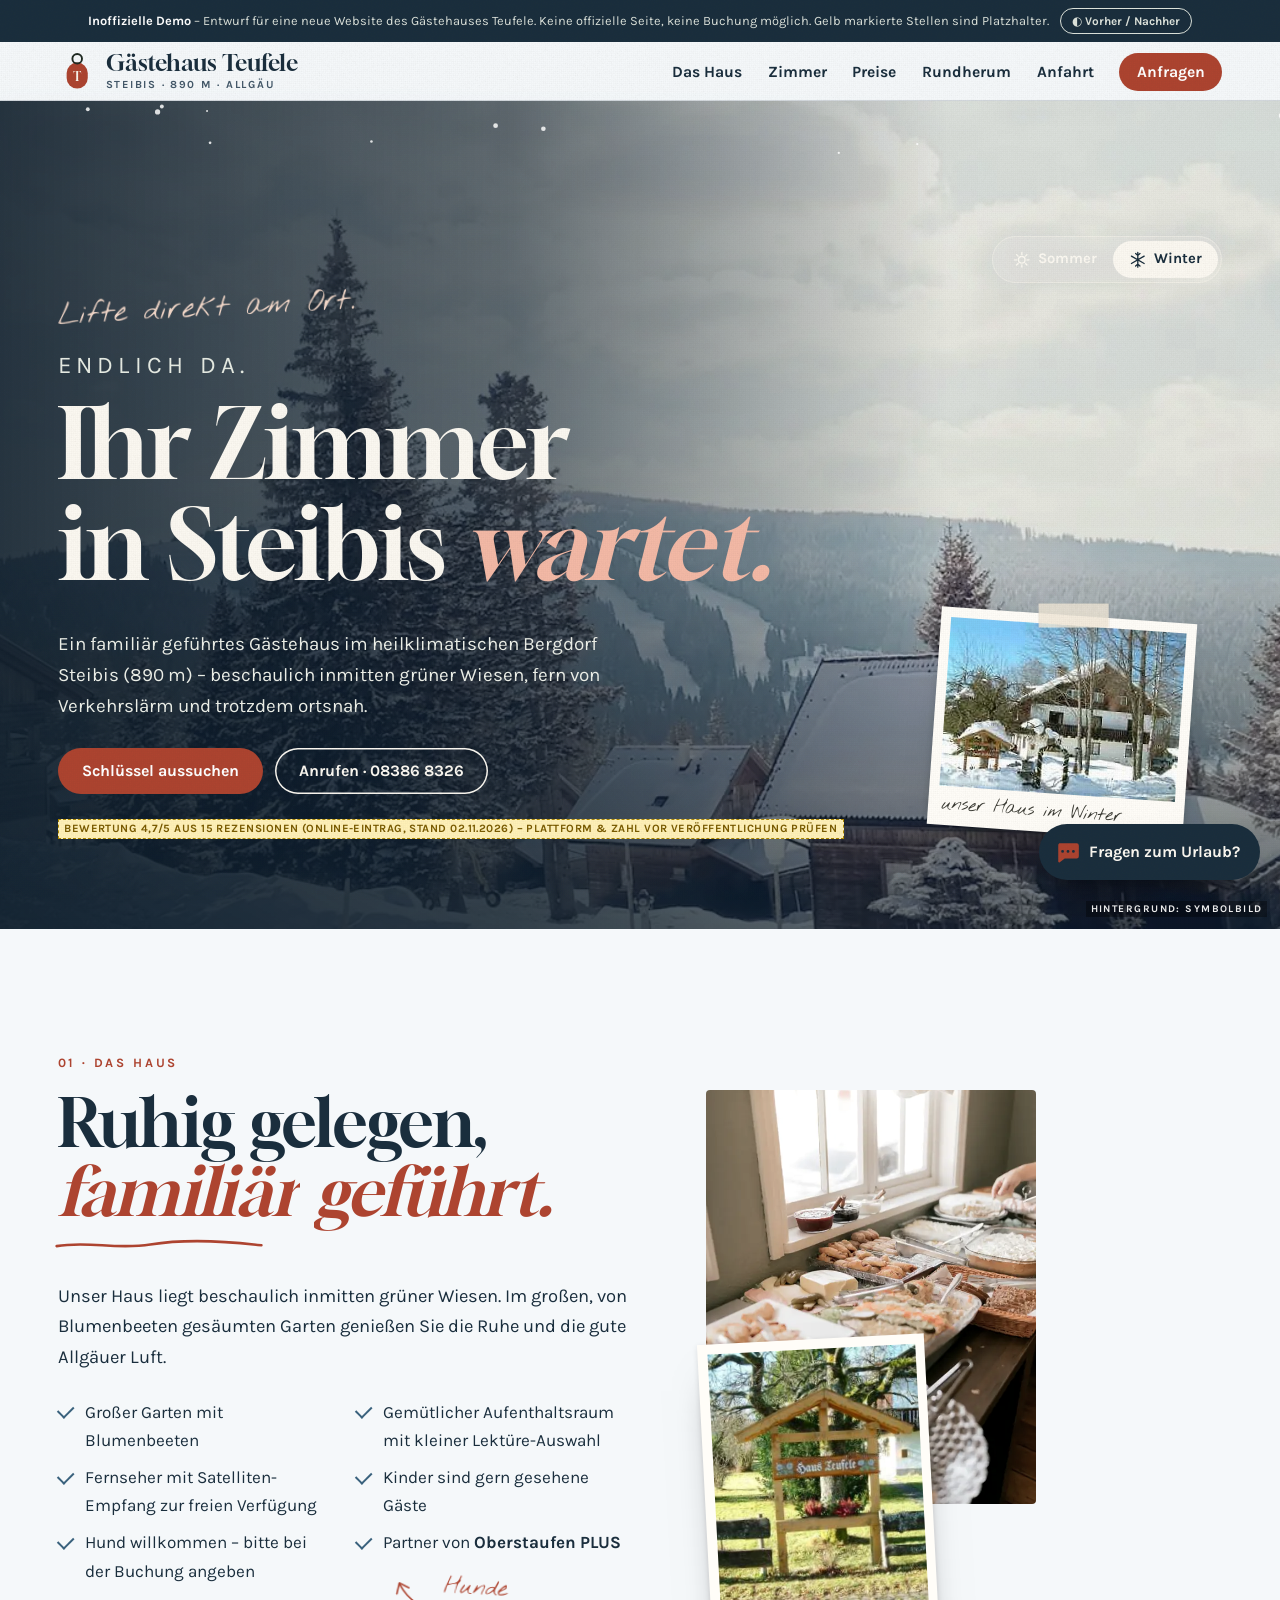
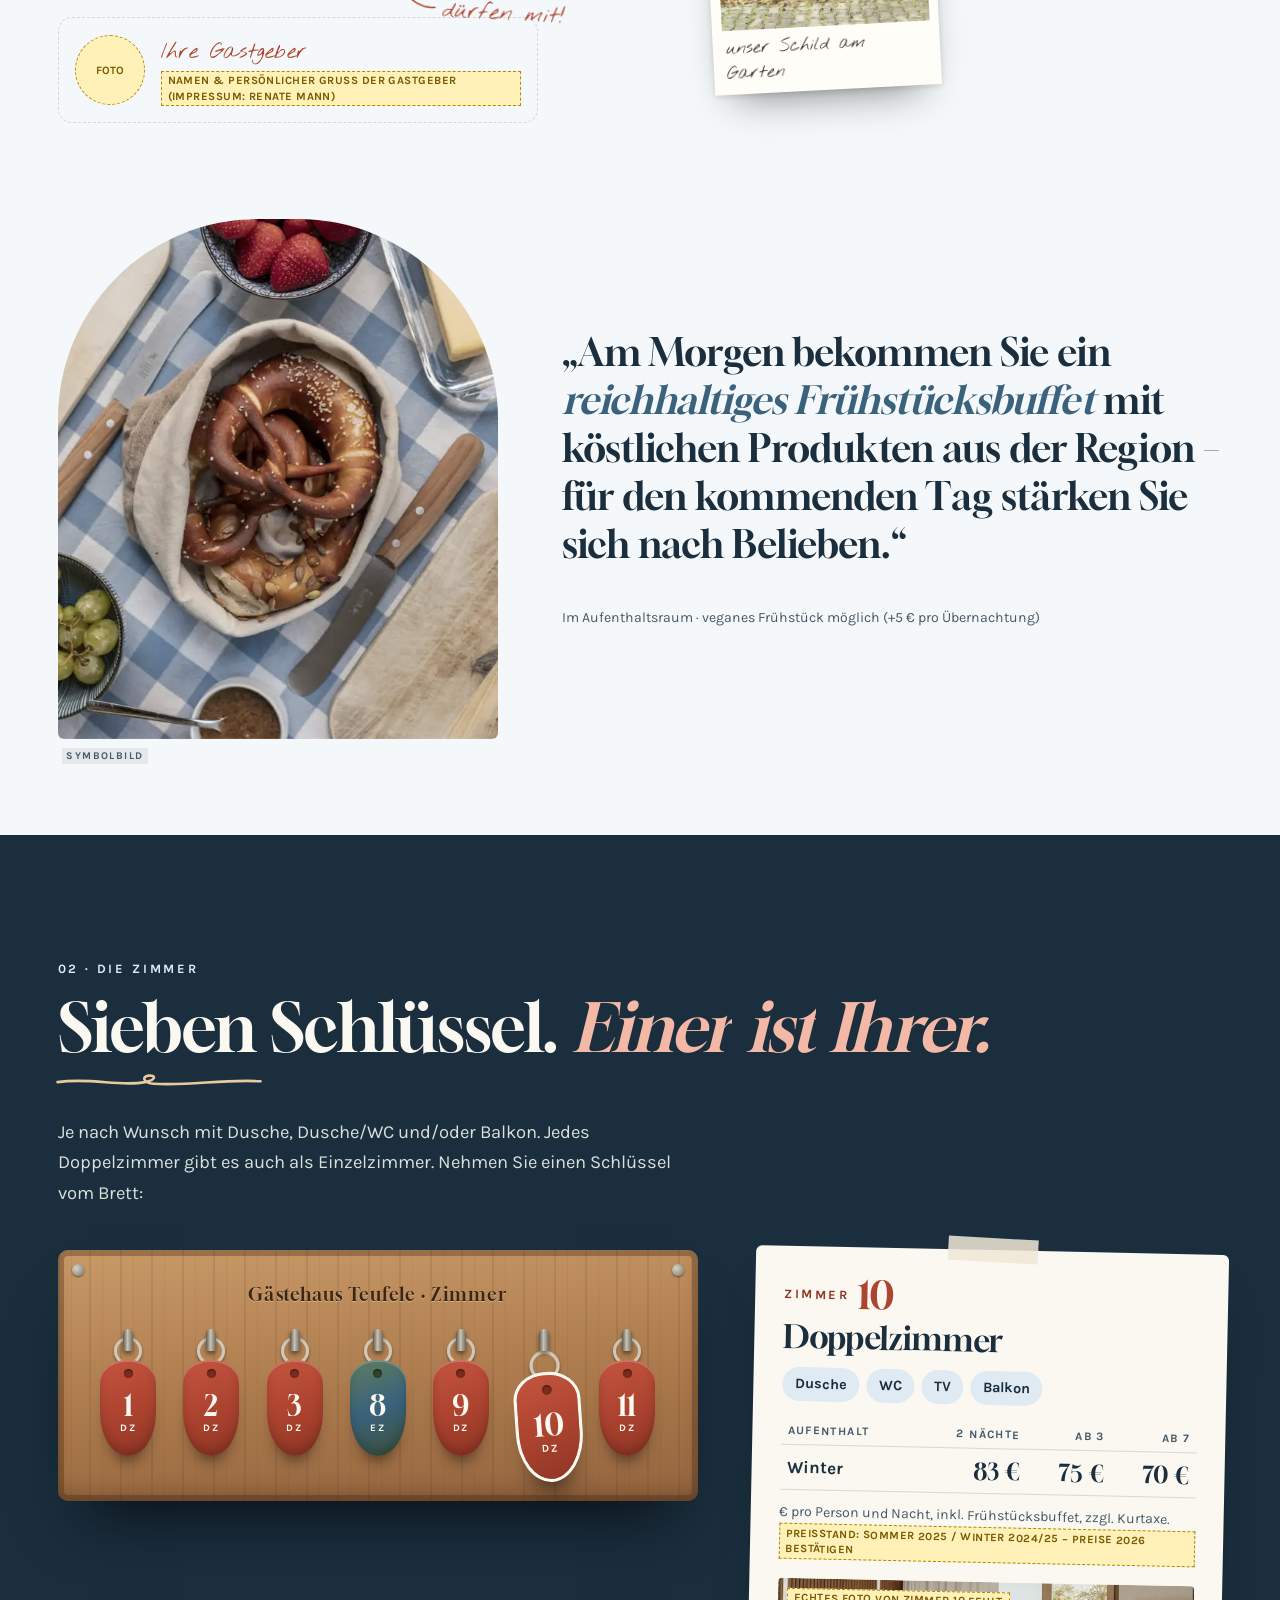
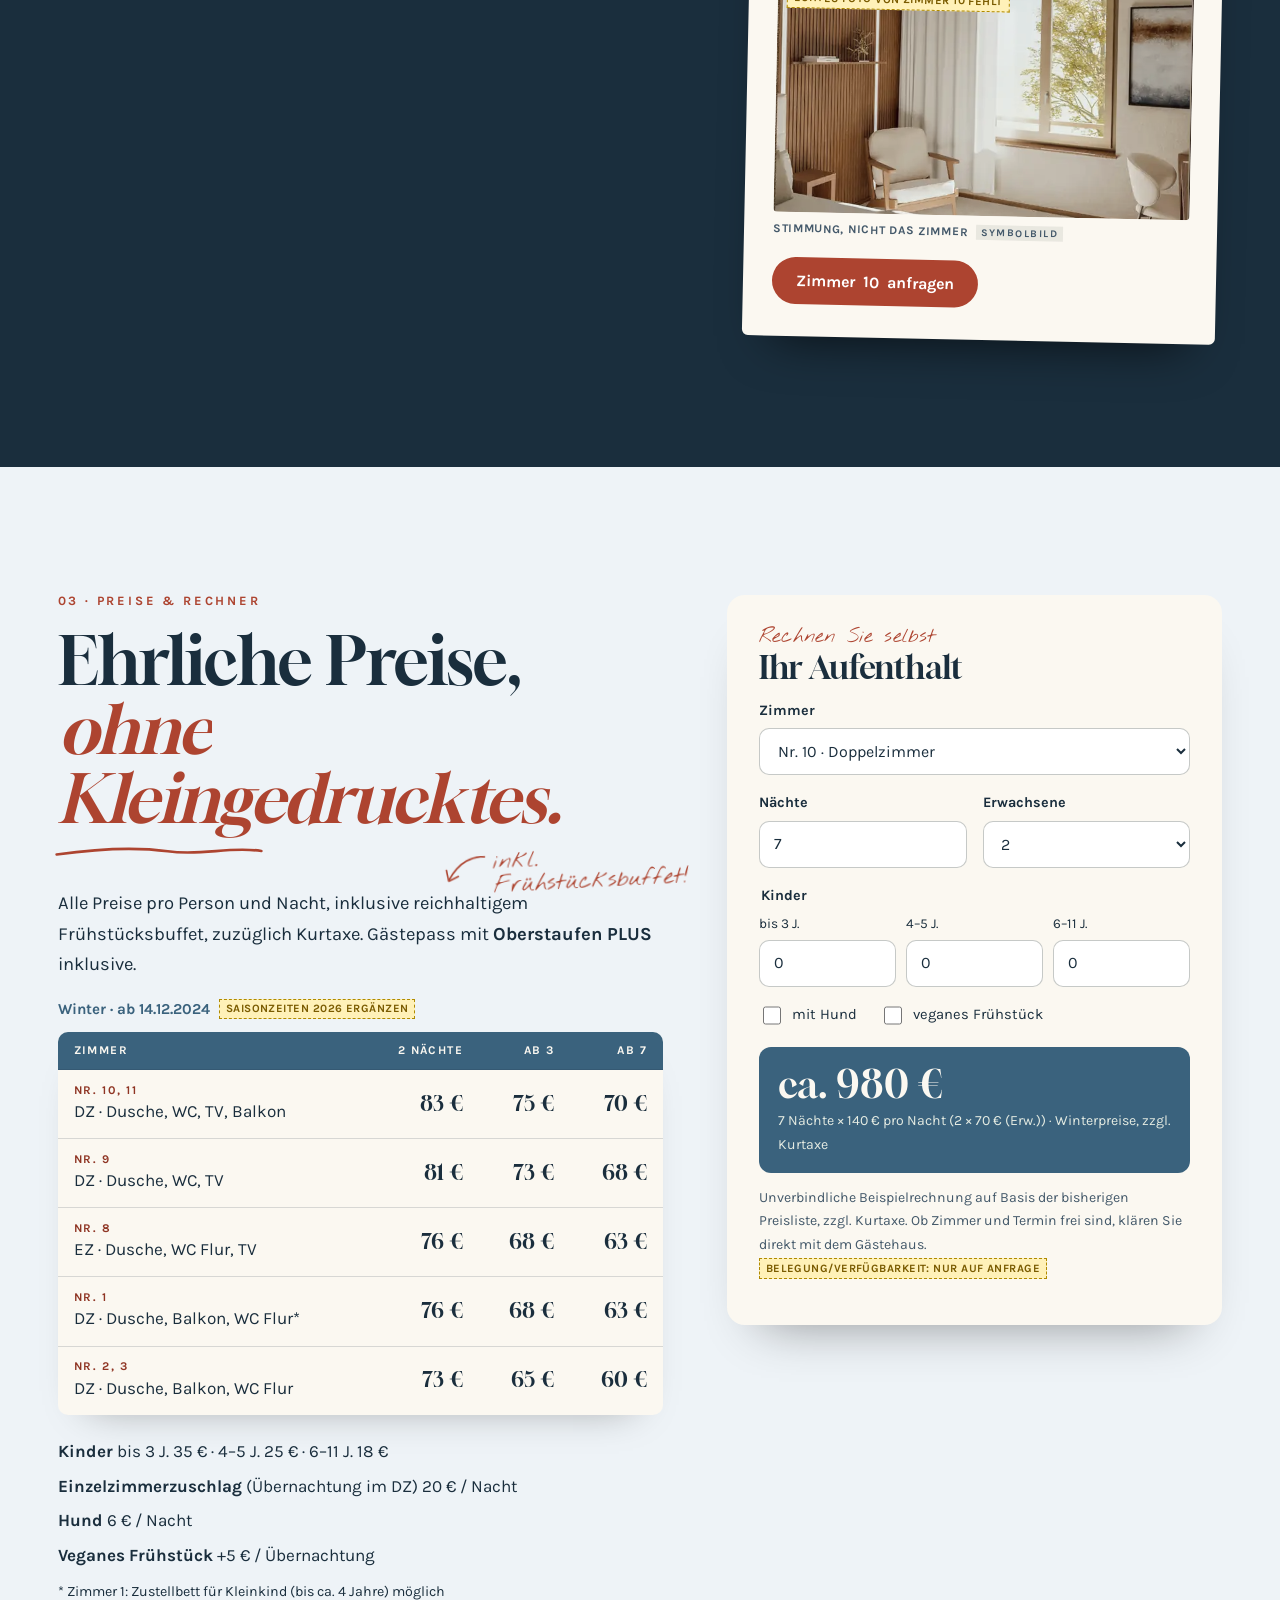
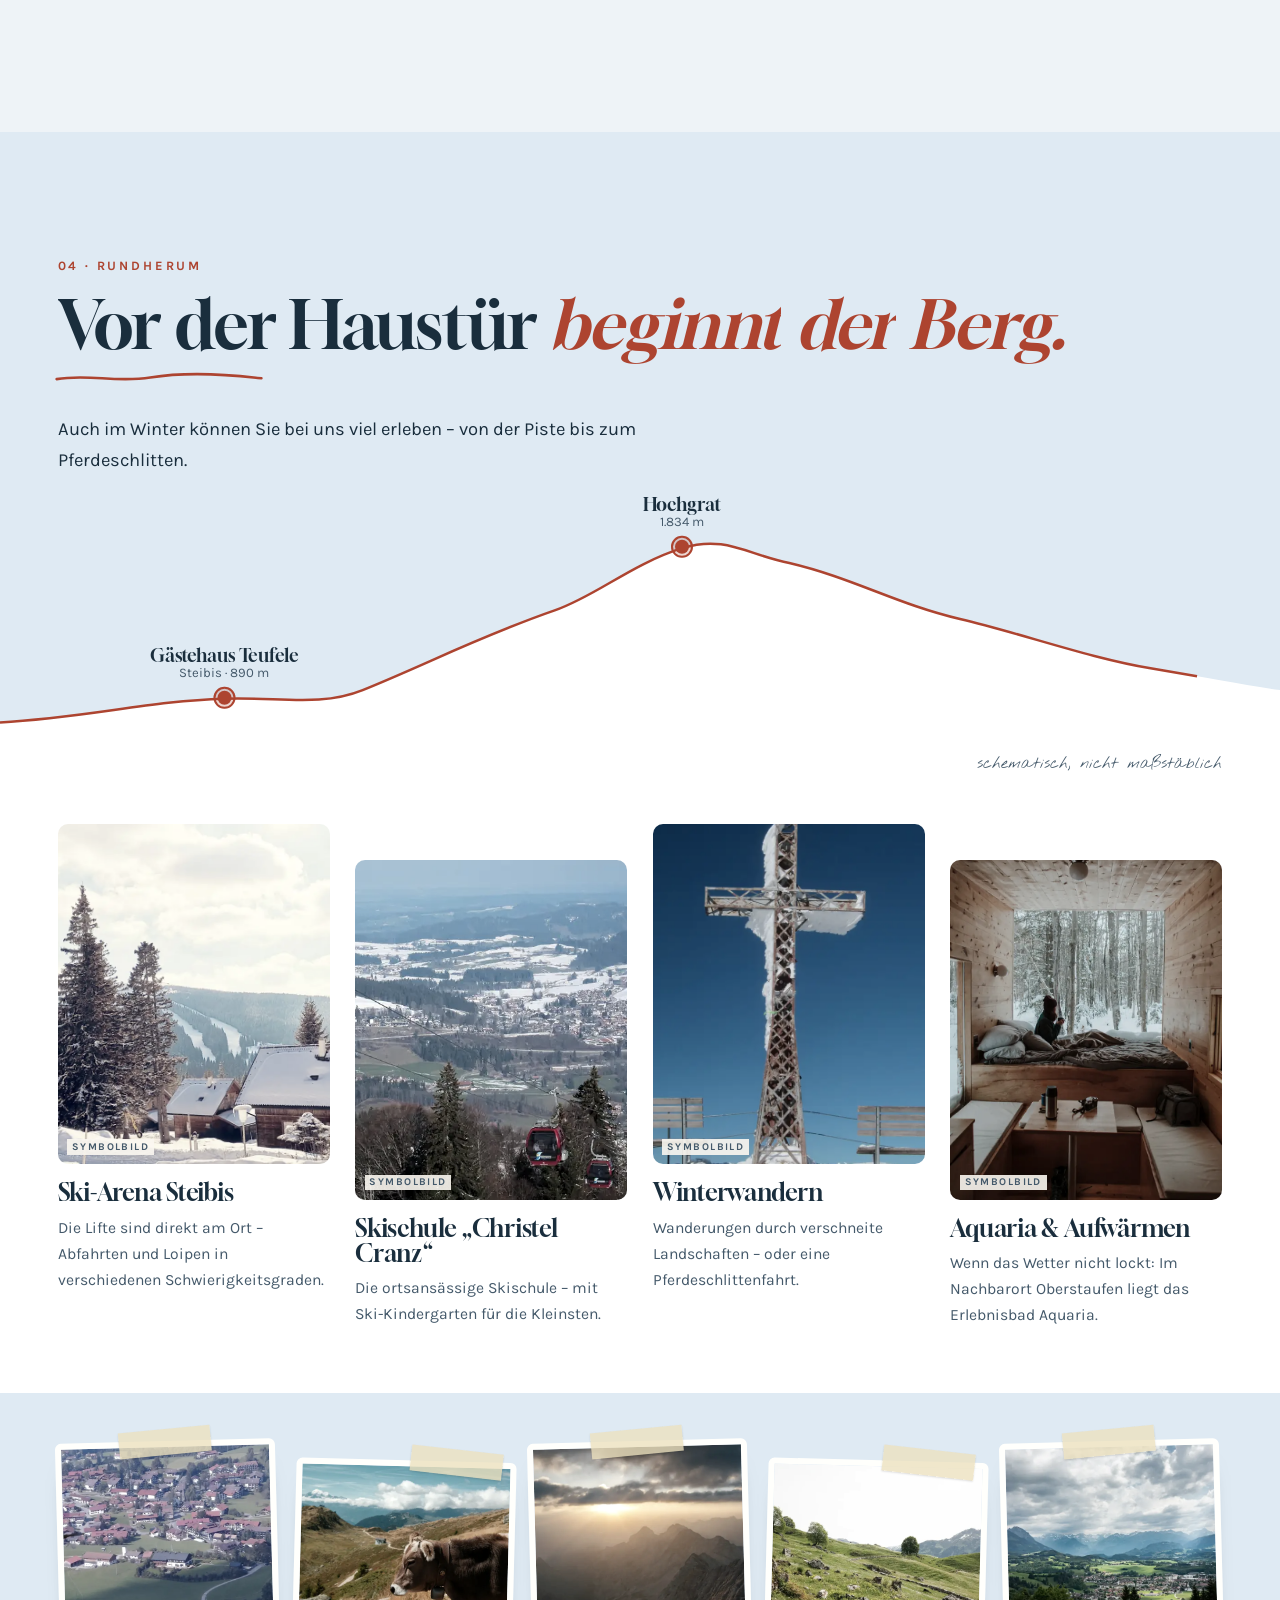
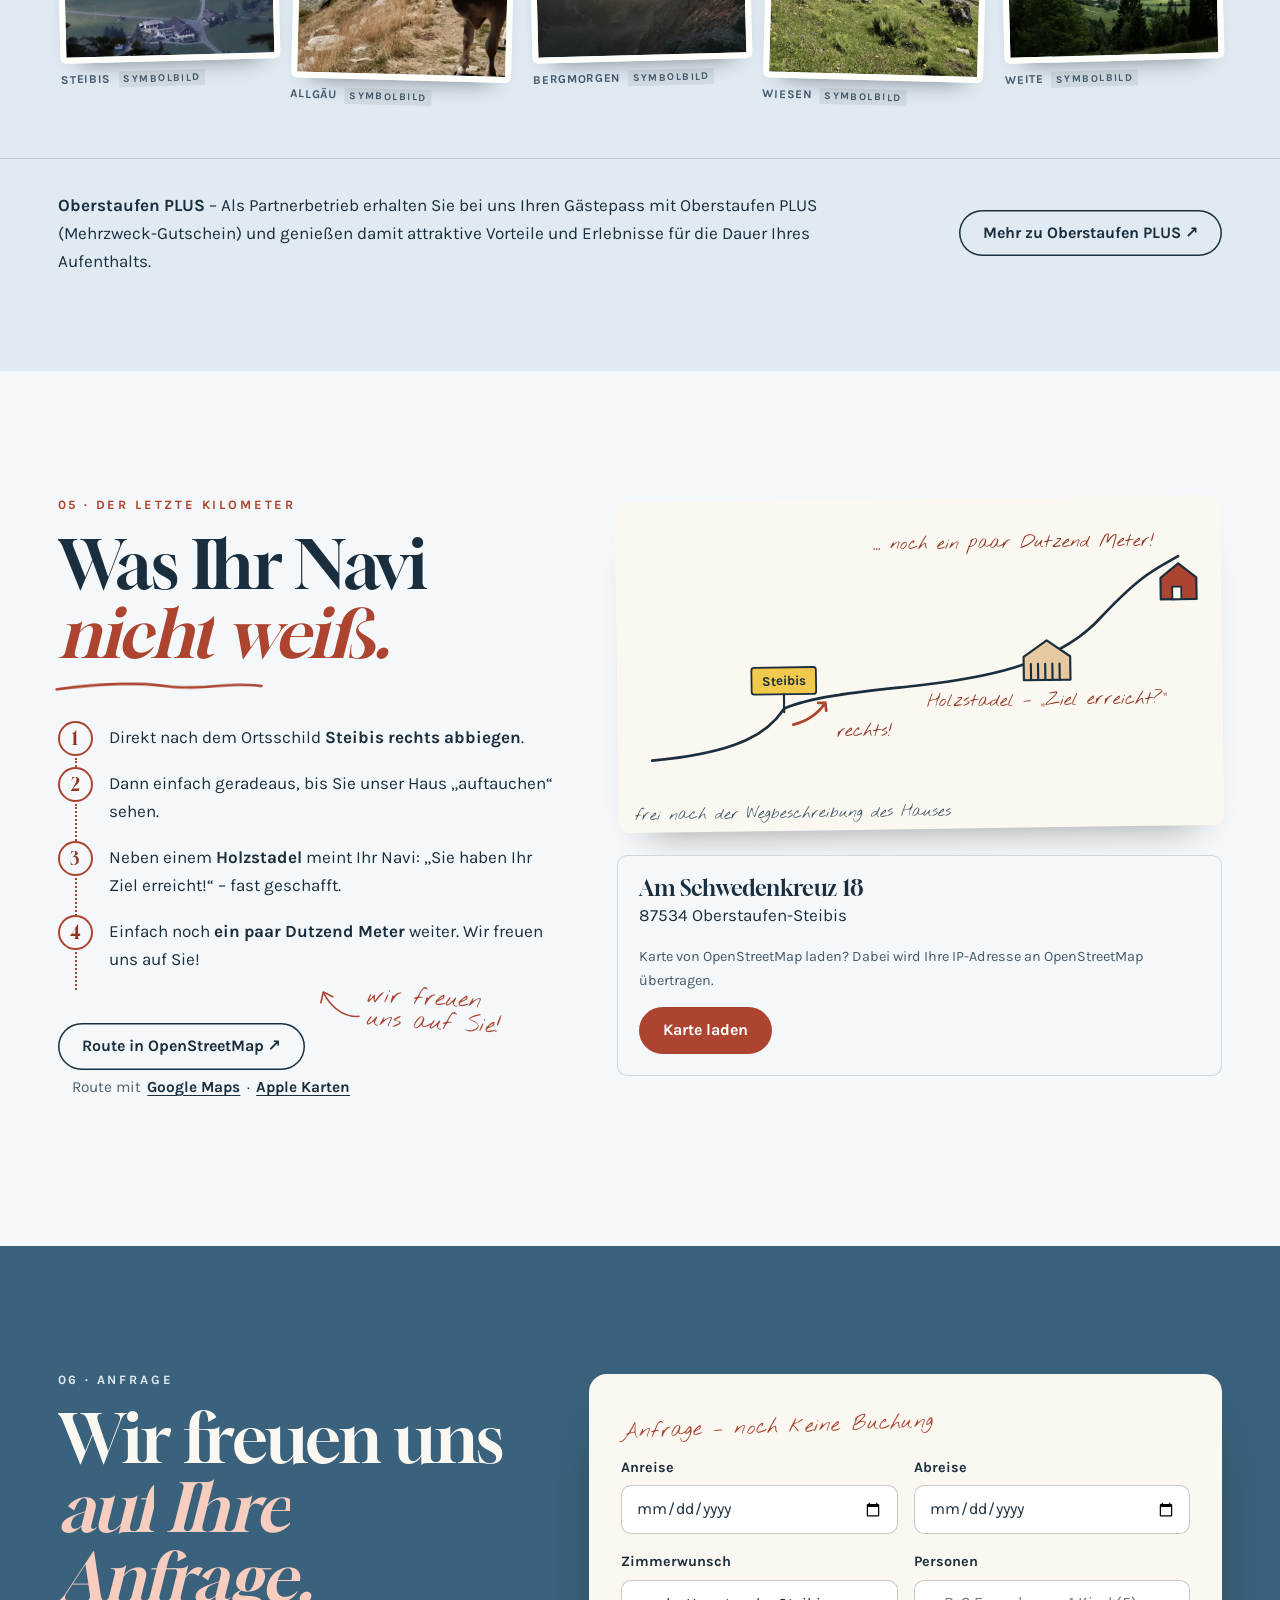
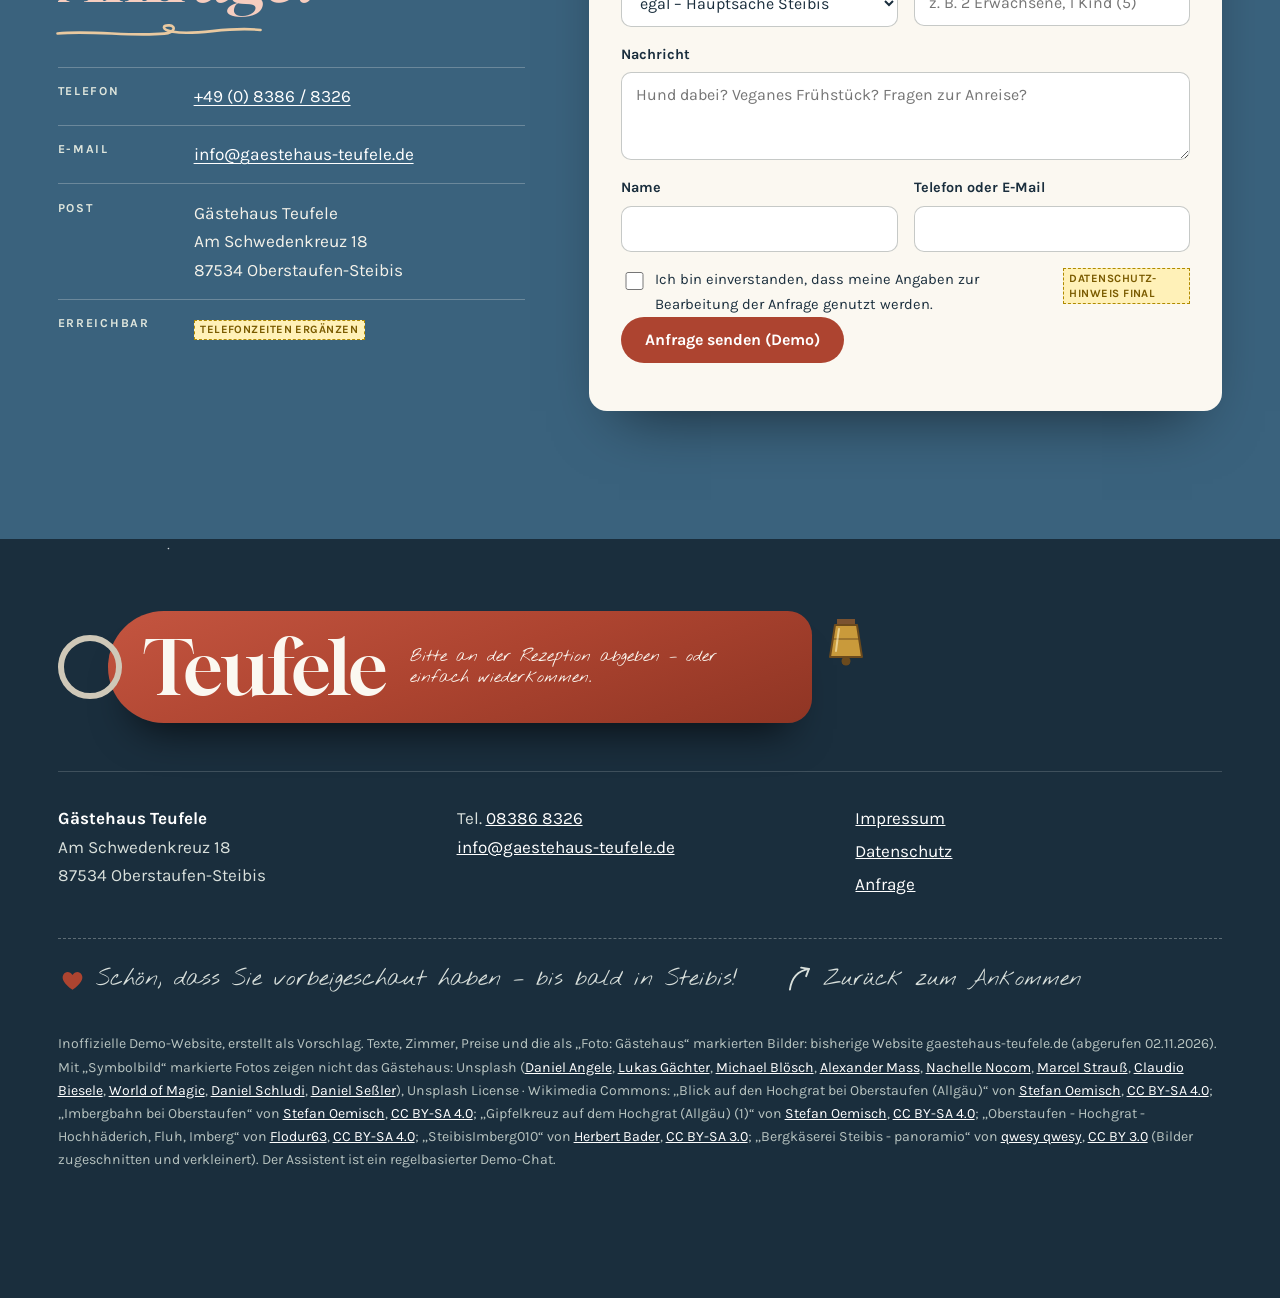
<file: index.html>
<!doctype html>
<html lang="de" data-season="sommer">
<head>
<meta charset="utf-8">
<meta name="viewport" content="width=device-width, initial-scale=1">
<title>Gästehaus Teufele – Pension in Steibis-Oberstaufen (Demo)</title>
<meta name="description" content="Demo-Entwurf: Familiär geführtes Gästehaus in Steibis (890 m) im Allgäu – Zimmer, Preise, Wandern und Ski direkt vor dem Haus.">
<meta name="robots" content="noindex, nofollow">
<meta name="theme-color" content="#1d3a47">
<link rel="icon" href="img/favicon.svg" type="image/svg+xml">
<link rel="preload" href="fonts/gloock-latin-400-normal.woff2" as="font" type="font/woff2" crossorigin>
<!--plus--><link rel="preload" href="fonts/karla-latin-400-normal.woff2" as="font" type="font/woff2" crossorigin><!--/plus-->
<link rel="stylesheet" href="css/bundle.css">
<link rel="stylesheet" href="chatbot/chatbot.css" media="print" onload="this.media='all'"><noscript><link rel="stylesheet" href="chatbot/chatbot.css"></noscript>
<!--liebe--><!--/liebe-->

<script>document.documentElement.classList.add('js')</script>
<script>try{var q=new URLSearchParams(location.search).get('saison'),s=q||localStorage.getItem('teufele-saison');if(!s){var d=new Date(),m=d.getMonth()+1,t=d.getDate();s=(m>4&&m<11)||(m==4&&t>=15)||(m==11&&t<=2)?'sommer':'winter'}document.documentElement.dataset.season=s==='winter'?'winter':'sommer'}catch(e){}</script>
<script>try{if(!matchMedia('(prefers-reduced-motion: reduce)').matches&&!sessionStorage.getItem('demo-intro'))document.documentElement.classList.add('intro-on')}catch(e){}</script>
<!--plus--><meta property="og:type" content="website"><meta property="og:locale" content="de_DE"><meta property="og:site_name" content="Gästehaus Teufele"><meta property="og:title" content="Gästehaus Teufele – Pension in Steibis-Oberstaufen (Demo)"><meta property="og:description" content="Demo-Entwurf: Familiär geführtes Gästehaus in Steibis (890 m) im Allgäu – Zimmer, Preise, Wandern und Ski direkt vor dem Haus."><meta property="og:url" content="https://ni1303.github.io/demo-gaestehaus-teufele/"><meta property="og:image" content="https://ni1303.github.io/demo-gaestehaus-teufele/img/og.jpg"><meta property="og:image:width" content="1200"><meta property="og:image:height" content="630"><meta property="og:image:alt" content="Gästehaus Teufele in Steibis (Demo-Entwurf, Symbolbild)"><meta name="twitter:card" content="summary_large_image"><link rel="apple-touch-icon" href="img/apple-touch-icon.png"><meta name="theme-color" content="#1d3a47"><script type="application/ld+json">{"@context": "https://schema.org", "@type": "LodgingBusiness", "name": "Gästehaus Teufele", "description": "Familiär geführtes Gästehaus in Steibis (890 m) bei Oberstaufen im Allgäu.", "address": {"@type": "PostalAddress", "streetAddress": "Am Schwedenkreuz 18", "postalCode": "87534", "addressLocality": "Oberstaufen-Steibis", "addressRegion": "Bayern", "addressCountry": "DE"}, "geo": {"@type": "GeoCoordinates", "latitude": 47.5323302, "longitude": 10.0177167}, "telephone": "+49 8386 8326", "email": "info@gaestehaus-teufele.de", "url": "http://www.gaestehaus-teufele.de/", "petsAllowed": true}</script><link rel="stylesheet" href="css/plus.css" media="print" onload="this.media='all'"><noscript></noscript><!--/plus-->
<!--plus--><style>.pl-vn-btn{margin-left:.7rem;padding:.25rem .7rem;border:1px solid currentColor;border-radius:999px;background:transparent;color:inherit;font:inherit;font-size:.92em;font-weight:600;cursor:pointer;white-space:nowrap}</style><!--/plus-->
</head>
<body id="top" data-cursor>
<div class="intro" data-intro="1700" role="presentation">
  <div class="intro-in">
    <svg class="intro-sign" viewBox="0 0 320 240" aria-hidden="true">
      <path class="is-roof" pathLength="1" d="M20 92 L160 18 L300 92"/>
      <path class="is-post" pathLength="1" d="M70 80 V236 M250 80 V236"/>
      <g class="is-board"><rect x="46" y="112" width="228" height="58" rx="4"/><text x="160" y="152">Haus Teufele</text></g>
    </svg>
    <p class="intro-hand">Grüß Gott in Steibis!</p>
  </div>
  <button class="intro-skip" type="button">Intro überspringen</button>
</div>
<div class="demo-banner" role="note"><strong>Inoffizielle Demo</strong> – Entwurf für eine neue Website des Gästehauses Teufele. Keine offizielle Seite, keine Buchung möglich. Gelb markierte Stellen sind Platzhalter.<!--plus--><button type="button" class="pl-vn-btn" aria-haspopup="dialog"><span aria-hidden="true">◐</span> Vorher / Nachher</button><!--/plus--></div>
<header class="site-header">
  <a class="brand" href="index.html#top"><svg class="logo-key" viewBox="0 0 40 40" aria-hidden="true"><rect x="9" y="11" width="22" height="27" rx="11" fill="#ad4430"/><circle cx="20" cy="7" r="5" fill="none" stroke="#1f2a22" stroke-width="2"/><text x="20" y="30" text-anchor="middle" font-family="Gloock,Georgia,serif" font-size="13" fill="#f8f4ec">T</text></svg><span class="brand-t"><b>Gästehaus Teufele</b><small>Steibis · 890 m · Allgäu</small></span></a>
  <nav class="nav" aria-label="Hauptnavigation">
    <button class="nav-toggle" aria-expanded="false" aria-controls="nav-list"><span class="sr-only">Menü</span><span></span><span></span><span></span></button>
    <ul id="nav-list">
      <li><a href="index.html#haus">Das Haus</a></li>
      <li><a href="index.html#zimmer">Zimmer</a></li>
      <li><a href="index.html#preise">Preise</a></li>
      <li><a href="index.html#rundherum">Rundherum</a></li>
      <li><a href="index.html#anfahrt">Anfahrt</a></li>
      <li class="nav-cta"><a href="index.html#anfrage">Anfragen</a></li>
    </ul>
  </nav>
</header>
<main>
<section class="hero" data-hero data-chapter="Ankommen" data-ch-no="00">
  <div class="hero-img" data-parallax=".08">
    <img class="s-sommer-img stock" src="img/stock/blumenwiese.webp" srcset="img/stock/blumenwiese-800.webp 900w, img/stock/blumenwiese.webp 1600w" sizes="100vw" alt="Blühende Bergwiese im Allgäu" width="1600" height="1067" fetchpriority="high" decoding="async">
    <img fetchpriority="high" class="s-winter-img stock" src="img/stock/winterhang.webp" srcset="img/stock/winterhang-800.webp 900w, img/stock/winterhang.webp 1600w" sizes="100vw" alt="Verschneiter Hang mit Häusern und Tannen" width="1600" height="748" decoding="async">
  </div>
  <canvas class="hero-snow" data-particles="snow" aria-hidden="true"></canvas>
  <div class="wrap hero-in">
    <div class="season" role="group" aria-label="Saison wählen">
      <button type="button" data-season-set="sommer" aria-pressed="true"><svg viewBox="0 0 24 24" aria-hidden="true"><circle cx="12" cy="12" r="4.5"/><path d="M12 2v3M12 19v3M2 12h3M19 12h3M4.9 4.9l2.1 2.1M17 17l2.1 2.1M4.9 19.1 7 17M17 7l2.1-2.1"/></svg><span>Sommer</span></button>
      <button type="button" data-season-set="winter" aria-pressed="false"><svg viewBox="0 0 24 24" aria-hidden="true"><path d="M12 2v20M3.3 7l17.4 10M3.3 17 20.7 7M9 3.5l3 2.5 3-2.5M9 20.5l3-2.5 3 2.5"/></svg><span>Winter</span></button>
    </div>
    <p class="hand hero-hand"><span class="s-sommer">Wiesen, Ruhe, Allgäuer Luft.</span><span class="s-winter">Lifte direkt am Ort.</span></p>
    <h1><span class="h-small">Endlich da.</span> Ihr Zimmer<br>in Steibis <em>wartet.</em></h1>
    <p class="hero-lead">Ein familiär geführtes Gästehaus im heilklimatischen Bergdorf Steibis (890&nbsp;m) – beschaulich inmitten grüner Wiesen, fern von Verkehrslärm und trotzdem ortsnah.</p>
    <div class="hero-cta">
      <a class="btn magnetic" href="#zimmer">Schlüssel aussuchen</a>
      <a class="btn btn-line" href="tel:+4983868326">Anrufen · 08386 8326</a>
    </div>
    <p class="rating"><span class="ph">Bewertung 4,7/5 aus 15 Rezensionen (Online-Eintrag, Stand 02.11.2026) – Plattform &amp; Zahl vor Veröffentlichung prüfen</span></p>
  </div>
  <figure class="polaroid hero-pol" style="--rot:4deg">
    <span class="s-sommer"><img src="img/haus-sommer.webp" alt="Das Gästehaus Teufele im Sommer mit Blumenkästen" width="150" height="112" fetchpriority="high" decoding="async"></span>
    <span class="s-winter"><img src="img/haus-winter.webp" alt="Das Gästehaus Teufele im Winter mit verschneitem Schild" width="250" height="179" loading="lazy" decoding="async"></span>
    <figcaption class="hand">unser Haus <span class="s-sommer">im Sommer</span><span class="s-winter">im Winter</span></figcaption>
  </figure>
  <p class="hero-credit sym">Hintergrund: Symbolbild</p>
</section>

<section id="haus" class="haus" data-chapter="Das Haus" data-ch-no="01">
  <div class="wrap haus-grid">
    <div class="haus-text">
      <p class="kicker">01 · Das Haus</p>
      <h2 data-split>Ruhig gelegen, <em>familiär geführt.</em></h2>
      <p class="intro-p">Unser Haus liegt beschaulich inmitten grüner Wiesen. Im großen, von Blumenbeeten gesäumten Garten genießen Sie die Ruhe und die gute Allgäuer Luft.</p>
      <ul class="ticks">
        <li>Großer Garten mit Blumenbeeten</li>
        <li>Gemütlicher Aufenthaltsraum mit kleiner Lektüre-Auswahl</li>
        <li>Fernseher mit Satelliten-Empfang zur freien Verfügung</li>
        <li>Kinder sind gern gesehene Gäste</li>
        <li>Hund willkommen – bitte bei der Buchung angeben</li>
        <li>Partner von <b>Oberstaufen PLUS</b></li>
      </ul>
      <div class="gastgeber">
        <div class="gg-ph" aria-hidden="true">Foto</div>
        <p><span class="hand">Ihre Gastgeber</span><br><span class="ph">Namen &amp; persönlicher Gruß der Gastgeber (Impressum: Renate Mann)</span></p>
      </div>
    </div>
    <div class="haus-pics">
      <figure class="polaroid p-schild" style="--rot:-3deg" data-reveal><img src="img/schild.webp" alt="Holzschild „Haus Teufele“ im Garten" width="300" height="400" loading="lazy" decoding="async"><figcaption class="hand">unser Schild am Garten</figcaption></figure>
      <figure class="p-buffet" data-clip><img class="stock" src="img/stock/buffet.webp" srcset="img/stock/buffet-800.webp 600w, img/stock/buffet.webp 1067w" sizes="(min-width:900px) 30vw, 70vw" alt="Frühstücksbuffet mit regionalen Produkten" width="1067" height="1600" loading="lazy" decoding="async"><figcaption>Frühstücksbuffet <span class="sym">Symbolbild</span></figcaption></figure>
    </div>
  </div>
  <div class="wrap fruehstueck">
    <figure class="fr-img" data-parallax=".05"><img class="stock" src="img/stock/brot.webp" srcset="img/stock/brot-800.webp 600w, img/stock/brot.webp 1067w" sizes="(min-width:900px) 30vw, 90vw" alt="Brot und Brezen auf dem Frühstückstisch" width="1067" height="1600" loading="lazy" decoding="async"><figcaption><span class="sym">Symbolbild</span></figcaption></figure>
    <blockquote class="fr-q">
      <p>„Am Morgen bekommen Sie ein <em>reichhaltiges Frühstücksbuffet</em> mit köstlichen Produkten aus der Region – für den kommenden Tag stärken Sie sich nach Belieben.“</p>
      <p class="small">Im Aufenthaltsraum · veganes Frühstück möglich (+5&nbsp;€ pro Übernachtung)</p>
    </blockquote>
  </div>
</section>

<section id="zimmer" class="zimmer" data-chapter="Zimmer" data-ch-no="02">
  <div class="wrap">
    <p class="kicker k-light">02 · Die Zimmer</p>
    <h2 data-split>Sieben Schlüssel. <em>Einer ist Ihrer.</em></h2>
    <p class="intro-p">Je nach Wunsch mit Dusche, Dusche/WC und/oder Balkon. Jedes Doppelzimmer gibt es auch als Einzelzimmer. Nehmen Sie einen Schlüssel vom Brett:</p>
  </div>
  <div class="wrap brett-wrap" data-draw>
    <div class="brett">
      <p class="brett-head" aria-hidden="true">Gästehaus Teufele · Zimmer</p>
      <ul class="hooks">
        <li class="hook" style="--i:0">
          <button class="fob" type="button" data-room="1" aria-pressed="false" aria-controls="room-card">
            <span class="ring" aria-hidden="true"></span>
            <span class="tag"><span class="tag-no">1</span><span class="tag-art">DZ</span></span>
            <span class="sr-only">Zimmer 1, Doppelzimmer – Details anzeigen</span>
          </button>
        </li>
        <li class="hook" style="--i:1">
          <button class="fob" type="button" data-room="2" aria-pressed="false" aria-controls="room-card">
            <span class="ring" aria-hidden="true"></span>
            <span class="tag"><span class="tag-no">2</span><span class="tag-art">DZ</span></span>
            <span class="sr-only">Zimmer 2, Doppelzimmer – Details anzeigen</span>
          </button>
        </li>
        <li class="hook" style="--i:2">
          <button class="fob" type="button" data-room="3" aria-pressed="false" aria-controls="room-card">
            <span class="ring" aria-hidden="true"></span>
            <span class="tag"><span class="tag-no">3</span><span class="tag-art">DZ</span></span>
            <span class="sr-only">Zimmer 3, Doppelzimmer – Details anzeigen</span>
          </button>
        </li>
        <li class="hook" style="--i:3">
          <button class="fob" type="button" data-room="8" aria-pressed="false" aria-controls="room-card">
            <span class="ring" aria-hidden="true"></span>
            <span class="tag"><span class="tag-no">8</span><span class="tag-art">EZ</span></span>
            <span class="sr-only">Zimmer 8, Einzelzimmer – Details anzeigen</span>
          </button>
        </li>
        <li class="hook" style="--i:4">
          <button class="fob" type="button" data-room="9" aria-pressed="false" aria-controls="room-card">
            <span class="ring" aria-hidden="true"></span>
            <span class="tag"><span class="tag-no">9</span><span class="tag-art">DZ</span></span>
            <span class="sr-only">Zimmer 9, Doppelzimmer – Details anzeigen</span>
          </button>
        </li>
        <li class="hook" style="--i:5">
          <button class="fob" type="button" data-room="10" aria-pressed="true" aria-controls="room-card">
            <span class="ring" aria-hidden="true"></span>
            <span class="tag"><span class="tag-no">10</span><span class="tag-art">DZ</span></span>
            <span class="sr-only">Zimmer 10, Doppelzimmer – Details anzeigen</span>
          </button>
        </li>
        <li class="hook" style="--i:6">
          <button class="fob" type="button" data-room="11" aria-pressed="false" aria-controls="room-card">
            <span class="ring" aria-hidden="true"></span>
            <span class="tag"><span class="tag-no">11</span><span class="tag-art">DZ</span></span>
            <span class="sr-only">Zimmer 11, Doppelzimmer – Details anzeigen</span>
          </button>
        </li>
      </ul>
    </div>
    <article class="room-card" id="room-card" aria-live="polite">
      <p class="rc-no">Zimmer <b data-rc="no">10</b></p>
      <h3 data-rc="art">Doppelzimmer</h3>
      <ul class="rc-aus" data-rc="aus"><li>Dusche</li><li>WC</li><li>TV</li><li>Balkon</li></ul>
      <p class="rc-note" data-rc="note" hidden></p>
      <div data-rc="pt"><table class="pt"><caption class="sr-only">Preis pro Person und Nacht</caption><thead><tr><th scope="col">Aufenthalt</th><th scope="col">2 Nächte</th><th scope="col">ab 3</th><th scope="col">ab 7</th></tr></thead><tbody><tr class="s-sommer"><th scope="row">Sommer</th><td>78&nbsp;€</td><td>70&nbsp;€</td><td>65&nbsp;€</td></tr><tr class="s-winter"><th scope="row">Winter</th><td>83&nbsp;€</td><td>75&nbsp;€</td><td>70&nbsp;€</td></tr></tbody></table></div>
      <p class="small">€ pro Person und Nacht, inkl. Frühstücksbuffet, zzgl. Kurtaxe. <span class="ph">Preisstand: Sommer 2025 / Winter 2024/25 – Preise 2026 bestätigen</span></p>
      <figure class="rc-foto"><span class="ph">Echtes Foto von Zimmer <b data-rc="no2">10</b> fehlt</span><img class="stock" src="img/stock/zimmer.webp" srcset="img/stock/zimmer-800.webp 615w, img/stock/zimmer.webp 1093w" sizes="(min-width:900px) 30vw, 90vw" alt="Helles Zimmer mit Holz und Tageslicht" width="1093" height="1600" loading="lazy" decoding="async"><figcaption>Stimmung, nicht das Zimmer <span class="sym">Symbolbild</span></figcaption></figure>
      <a class="btn magnetic" href="#anfrage" data-room-ask>Zimmer <span data-rc="no3">10</span> anfragen</a>
    </article>
  </div>
</section>

<section id="preise" class="preise" data-chapter="Preise" data-ch-no="03">
  <div class="wrap preise-grid">
    <div>
      <p class="kicker">03 · Preise &amp; Rechner</p>
      <h2 data-split>Ehrliche Preise, <em>ohne Kleingedrucktes.</em></h2>
      <p class="intro-p">Alle Preise pro Person und Nacht, inklusive reichhaltigem Frühstücksbuffet, zuzüglich Kurtaxe. Gästepass mit <b>Oberstaufen PLUS</b> inklusive.</p>
      <div class="season-label"><span class="s-sommer">Sommer · 15.04. bis 02.11.2025</span><span class="s-winter">Winter · ab 14.12.2024</span> <span class="ph">Saisonzeiten 2026 ergänzen</span></div>
      <table class="plist">
        <caption class="sr-only">Preisliste pro Person und Nacht</caption>
        <thead><tr><th scope="col">Zimmer</th><th scope="col">2 Nächte</th><th scope="col">ab 3</th><th scope="col">ab 7</th></tr></thead>
        <tbody><tr><th scope="row"><span class="pl-no">Nr. 10, 11</span>DZ · Dusche, WC, TV, Balkon</th><td><span class="s-sommer">78&nbsp;€</span><span class="s-winter">83&nbsp;€</span></td><td><span class="s-sommer">70&nbsp;€</span><span class="s-winter">75&nbsp;€</span></td><td><span class="s-sommer">65&nbsp;€</span><span class="s-winter">70&nbsp;€</span></td></tr><tr><th scope="row"><span class="pl-no">Nr. 9</span>DZ · Dusche, WC, TV</th><td><span class="s-sommer">75&nbsp;€</span><span class="s-winter">81&nbsp;€</span></td><td><span class="s-sommer">67&nbsp;€</span><span class="s-winter">73&nbsp;€</span></td><td><span class="s-sommer">62&nbsp;€</span><span class="s-winter">68&nbsp;€</span></td></tr><tr><th scope="row"><span class="pl-no">Nr. 8</span>EZ · Dusche, WC Flur, TV</th><td><span class="s-sommer">68&nbsp;€</span><span class="s-winter">76&nbsp;€</span></td><td><span class="s-sommer">62&nbsp;€</span><span class="s-winter">68&nbsp;€</span></td><td><span class="s-sommer">57&nbsp;€</span><span class="s-winter">63&nbsp;€</span></td></tr><tr><th scope="row"><span class="pl-no">Nr. 1</span>DZ · Dusche, Balkon, WC Flur*</th><td><span class="s-sommer">68&nbsp;€</span><span class="s-winter">76&nbsp;€</span></td><td><span class="s-sommer">62&nbsp;€</span><span class="s-winter">68&nbsp;€</span></td><td><span class="s-sommer">57&nbsp;€</span><span class="s-winter">63&nbsp;€</span></td></tr><tr><th scope="row"><span class="pl-no">Nr. 2, 3</span>DZ · Dusche, Balkon, WC Flur</th><td><span class="s-sommer">65&nbsp;€</span><span class="s-winter">73&nbsp;€</span></td><td><span class="s-sommer">58&nbsp;€</span><span class="s-winter">65&nbsp;€</span></td><td><span class="s-sommer">55&nbsp;€</span><span class="s-winter">60&nbsp;€</span></td></tr></tbody>
      </table>
      <ul class="extras">
        <li><b>Kinder</b> bis 3 J. 35&nbsp;€ · 4–5 J. 25&nbsp;€ · 6–11 J. 18&nbsp;€</li>
        <li><b>Einzelzimmerzuschlag</b> (Übernachtung im DZ) 20&nbsp;€ / Nacht</li>
        <li><b>Hund</b> 6&nbsp;€ / Nacht</li>
        <li><b>Veganes Frühstück</b> +5&nbsp;€ / Übernachtung</li>
        <li><small>* Zimmer 1: Zustellbett für Kleinkind (bis ca. 4 Jahre) möglich</small></li>
      </ul>
    </div>
    <form class="rechner" data-rechner aria-labelledby="re-h">
      <h3 id="re-h"><span class="hand">Rechnen Sie selbst</span>Ihr Aufenthalt</h3>
      <label class="fld">Zimmer<select name="room"><option value="1">Nr. 1 · Doppelzimmer</option><option value="2">Nr. 2 · Doppelzimmer</option><option value="3">Nr. 3 · Doppelzimmer</option><option value="8">Nr. 8 · Einzelzimmer</option><option value="9">Nr. 9 · Doppelzimmer</option><option value="10" selected>Nr. 10 · Doppelzimmer</option><option value="11">Nr. 11 · Doppelzimmer</option></select></label>
      <div class="two">
        <label class="fld">Nächte<input type="number" name="n" min="2" max="28" value="7" inputmode="numeric"></label>
        <label class="fld">Erwachsene<select name="ad"><option value="1">1</option><option value="2" selected>2</option></select></label>
      </div>
      <fieldset class="kids"><legend>Kinder</legend>
        <label>bis 3 J.<input type="number" name="k1" min="0" max="3" value="0" inputmode="numeric"></label>
        <label>4–5 J.<input type="number" name="k2" min="0" max="3" value="0" inputmode="numeric"></label>
        <label>6–11 J.<input type="number" name="k3" min="0" max="3" value="0" inputmode="numeric"></label>
      </fieldset>
      <div class="checks">
        <label class="chk"><input type="checkbox" name="dog"> mit Hund</label>
        <label class="chk"><input type="checkbox" name="vegan"> veganes Frühstück</label>
      </div>
      <output class="re-out" name="out" aria-live="polite"><span class="re-sum">–</span><span class="re-det"></span></output>
      <p class="small">Unverbindliche Beispielrechnung auf Basis der bisherigen Preisliste, zzgl. Kurtaxe. Ob Zimmer und Termin frei sind, klären Sie direkt mit dem Gästehaus. <span class="ph">Belegung/Verfügbarkeit: nur auf Anfrage</span></p>
    </form>
  </div>
</section>

<section id="rundherum" class="rundherum" data-chapter="Rundherum" data-ch-no="04">
  <div class="wrap">
    <p class="kicker">04 · Rundherum</p>
    <h2 data-split>Vor der Haustür <em>beginnt der Berg.</em></h2>
    <p class="intro-p"><span class="s-sommer">Rundherum bieten sich unzählige Möglichkeiten, den Tag zu verbringen – zu Fuß, mit dem Rad oder auf Tagesausflug.</span><span class="s-winter">Auch im Winter können Sie bei uns viel erleben – von der Piste bis zum Pferdeschlitten.</span></p>
  </div>
  <div class="profil-wrap">
    <svg class="profil" viewBox="0 0 1200 260" preserveAspectRatio="none" aria-hidden="true" data-scrolldraw>
  <path class="pf-fill" d="M0 260 L0 200 C80 196 140 180 210 178 C260 176 300 186 340 170 C400 146 450 120 520 96 C560 82 590 54 640 38 C680 26 700 44 740 52 C800 66 840 90 900 104 C960 118 1020 140 1080 150 C1130 158 1170 166 1200 170 L1200 260Z"/>
  <path class="pf-line" pathLength="1" d="M0 200 C80 196 140 180 210 178 C260 176 300 186 340 170 C400 146 450 120 520 96 C560 82 590 54 640 38 C680 26 700 44 740 52 C800 66 840 90 900 104 C960 118 1020 140 1080 150 C1130 158 1170 166 1200 170"/>
</svg>
    <p class="pf-mark pf-haus"><span class="pf-dot"></span><b>Gästehaus Teufele</b>Steibis · 890&nbsp;m</p>
    <p class="pf-mark pf-gipfel"><span class="pf-dot"></span><b>Hochgrat</b>1.834&nbsp;m</p>
    <p class="pf-note hand">schematisch, nicht maßstäblich</p>
  </div>
  <div class="wrap tiles">
        <article class="tile s-sommer" data-reveal style="--i:0">
          <figure><img src="img/wanderweg.webp" alt="Wanderweg direkt beim Haus (Foto: bisherige Website)" width="255" height="191" loading="lazy" decoding="async"><span class="sym own">Foto: Gästehaus</span></figure>
          <h3>Wandern ab der Haustür</h3><p>Direkt vor dem Haus beginnen viele Wanderwege – „so weit Sie mögen (oder können)“ – in die Allgäuer und Österreichischen Alpen.</p>
        </article>
        <article class="tile s-sommer" data-reveal style="--i:1">
          <figure><img class="stock" src="img/stock/hochgrat.webp" srcset="img/stock/hochgrat-800.webp 900w, img/stock/hochgrat.webp 1600w" sizes="(min-width:900px) 25vw, 90vw" alt="Blick auf den Hochgrat bei Oberstaufen" width="1600" height="1067" loading="lazy" decoding="async"><span class="sym">Symbolbild</span></figure>
          <h3>Hochgrat &amp; Nagelfluhkette</h3><p>Der Hausberg über Steibis – im Sommer Wandergebiet, im Winter Skigebiet.</p>
        </article>
        <article class="tile s-sommer" data-reveal style="--i:2">
          <figure><img class="stock" src="img/stock/kaeserei.webp" srcset="img/stock/kaeserei-800.webp 900w, img/stock/kaeserei.webp 1600w" sizes="(min-width:900px) 25vw, 90vw" alt="Bergkäserei in Steibis" width="1600" height="1200" loading="lazy" decoding="async"><span class="sym">Symbolbild</span></figure>
          <h3>Schmankerl &amp; Heimatabende</h3><p>Abends sorgen Heimatabende und die hiesige Schmankerlküche für Kurzweil – für Seele und Körper.</p>
        </article>
        <article class="tile s-sommer" data-reveal style="--i:3">
          <figure><img class="stock" src="img/stock/panorama.webp" srcset="img/stock/panorama-800.webp 900w, img/stock/panorama.webp 1600w" sizes="(min-width:900px) 25vw, 90vw" alt="Panorama von Oberstaufen mit Hochgrat und Imberg" width="1600" height="902" loading="lazy" decoding="async"><span class="sym">Symbolbild</span></figure>
          <h3>Tagesausflüge</h3><p>Mit Bus oder Auto: Bodensee, Kleinwalsertal, Oberstdorf, Königsschlösser oder einer der vielen Badeseen.</p>
        </article>
        <article class="tile s-winter" data-reveal style="--i:0">
          <figure><img class="stock" src="img/stock/winterhang.webp" srcset="img/stock/winterhang-800.webp 900w, img/stock/winterhang.webp 1600w" sizes="(min-width:900px) 25vw, 90vw" alt="Verschneiter Hang mit Häusern" width="1600" height="748" loading="lazy" decoding="async"><span class="sym">Symbolbild</span></figure>
          <h3>Ski-Arena Steibis</h3><p>Die Lifte sind direkt am Ort – Abfahrten und Loipen in verschiedenen Schwierigkeitsgraden.</p>
        </article>
        <article class="tile s-winter" data-reveal style="--i:1">
          <figure><img class="stock" src="img/stock/imbergbahn.webp" srcset="img/stock/imbergbahn-800.webp 900w, img/stock/imbergbahn.webp 1600w" sizes="(min-width:900px) 25vw, 90vw" alt="Imbergbahn bei Oberstaufen im Winter" width="1600" height="900" loading="lazy" decoding="async"><span class="sym">Symbolbild</span></figure>
          <h3>Skischule „Christel Cranz“</h3><p>Die ortsansässige Skischule – mit Ski-Kindergarten für die Kleinsten.</p>
        </article>
        <article class="tile s-winter" data-reveal style="--i:2">
          <figure><img class="stock" src="img/stock/gipfelkreuz.webp" srcset="img/stock/gipfelkreuz-800.webp 600w, img/stock/gipfelkreuz.webp 1066w" sizes="(min-width:900px) 25vw, 90vw" alt="Gipfelkreuz auf dem Hochgrat im Schnee" width="1066" height="1600" loading="lazy" decoding="async"><span class="sym">Symbolbild</span></figure>
          <h3>Winterwandern</h3><p>Wanderungen durch verschneite Landschaften – oder eine Pferdeschlittenfahrt.</p>
        </article>
        <article class="tile s-winter" data-reveal style="--i:3">
          <figure><img class="stock" src="img/stock/winterfenster.webp" srcset="img/stock/winterfenster-800.webp 695w, img/stock/winterfenster.webp 1236w" sizes="(min-width:900px) 25vw, 90vw" alt="Gemütlicher Platz am Fenster im Winter" width="1236" height="1600" loading="lazy" decoding="async"><span class="sym">Symbolbild</span></figure>
          <h3>Aquaria &amp; Aufwärmen</h3><p>Wenn das Wetter nicht lockt: Im Nachbarort Oberstaufen liegt das Erlebnisbad Aquaria.</p>
        </article>
  </div>
  <div class="wrap strip" aria-label="Weitere Eindrücke (Symbolbilder)">
    <figure><img class="stock" src="img/stock/steibis.webp" srcset="img/stock/steibis-800.webp 900w, img/stock/steibis.webp 1209w" sizes="(min-width:900px) 25vw, 60vw" alt="Steibis von oben" width="1209" height="783" loading="lazy" decoding="async"><figcaption>Steibis <span class="sym">Symbolbild</span></figcaption></figure>
    <figure><img class="stock" src="img/stock/kuh.webp" srcset="img/stock/kuh-800.webp 900w, img/stock/kuh.webp 1600w" sizes="(min-width:900px) 25vw, 60vw" alt="Braune Kuh auf einem Bergweg" width="1600" height="1067" loading="lazy" decoding="async"><figcaption>Allgäu <span class="sym">Symbolbild</span></figcaption></figure>
    <figure><img class="stock" src="img/stock/sonnenaufgang.webp" srcset="img/stock/sonnenaufgang-800.webp 900w, img/stock/sonnenaufgang.webp 1600w" sizes="(min-width:900px) 25vw, 60vw" alt="Sonnenstrahlen über Berggipfeln" width="1600" height="1068" loading="lazy" decoding="async"><figcaption>Bergmorgen <span class="sym">Symbolbild</span></figcaption></figure>
    <figure><img class="stock" src="img/stock/wiese.webp" srcset="img/stock/wiese-800.webp 900w, img/stock/wiese.webp 1600w" sizes="(min-width:900px) 25vw, 60vw" alt="Grüne Bergwiese" width="1600" height="1067" loading="lazy" decoding="async"><figcaption>Wiesen <span class="sym">Symbolbild</span></figcaption></figure>
    <figure><img class="stock" src="img/stock/landschaft.webp" srcset="img/stock/landschaft-800.webp 900w, img/stock/landschaft.webp 1600w" sizes="(min-width:900px) 25vw, 60vw" alt="Grüne Hügel und Berge" width="1600" height="1037" loading="lazy" decoding="async"><figcaption>Weite <span class="sym">Symbolbild</span></figcaption></figure>
  </div>
  <div class="wrap plus">
    <p><b>Oberstaufen PLUS</b> – Als Partnerbetrieb erhalten Sie bei uns Ihren Gästepass mit Oberstaufen PLUS (Mehrzweck-Gutschein) und genießen damit attraktive Vorteile und Erlebnisse für die Dauer Ihres Aufenthalts.</p>
    <a class="btn btn-line" href="https://www.oberstaufen.de/urlaub/oberstaufen-plus/" target="_blank" rel="noopener">Mehr zu Oberstaufen PLUS ↗</a>
  </div>
</section>

<section id="anfahrt" class="anfahrt" data-chapter="Anfahrt" data-ch-no="05">
  <div class="wrap an-grid">
    <div>
      <p class="kicker">05 · Der letzte Kilometer</p>
      <h2 data-split>Was Ihr Navi <em>nicht weiß.</em></h2>
      <ol class="weg">
        <li>Direkt nach dem Ortsschild <b>Steibis rechts abbiegen</b>.</li>
        <li>Dann einfach geradeaus, bis Sie unser Haus „auftauchen“ sehen.</li>
        <li>Neben einem <b>Holzstadel</b> meint Ihr Navi: „Sie haben Ihr Ziel erreicht!“ – fast geschafft.</li>
        <li>Einfach noch <b>ein paar Dutzend Meter</b> weiter. Wir freuen uns auf Sie!</li>
      </ol>
      <p><a class="btn btn-line" href="https://www.openstreetmap.org/?mlat=47.5323302&mlon=10.0177167#map=17/47.5323302/10.0177167" target="_blank" rel="noopener">Route in OpenStreetMap ↗</a></p>
    </div>
    <div class="an-right">
      <figure class="sketch"><svg class="route" viewBox="0 0 640 300" role="img" aria-labelledby="route-t" data-draw>
  <title id="route-t">Skizze: Nach dem Ortsschild Steibis rechts abbiegen, geradeaus bis zum Holzstadel, dann noch ein paar Dutzend Meter bis zum Gästehaus Teufele.</title>
  <path class="rd" pathLength="1" d="M20 270 C120 262 150 240 168 214"/>
  <path class="rd" pathLength="1" style="--d:.5s" d="M168 214 C200 200 260 196 320 190 S470 172 520 120 S585 64 610 50"/>
  <g class="pin p1"><rect x="132" y="168" width="72" height="30" rx="3"/><text x="168" y="188">Steibis</text><path d="M168 198v20"/></g>
  <g class="pin p2"><path class="arr" d="M178 232 q24-6 36-24 l-8 0 m8 0 l1 9"/><text class="h" x="226" y="246">rechts!</text></g>
  <g class="pin p3"><path d="M436 160 l26-18 26 18 v26 h-52z"/><path d="M444 186v-18M452 186v-18M460 186v-18M468 186v-18M476 186v-18"/><text class="h" x="462" y="214" text-anchor="middle">Holzstadel – „Ziel erreicht?“</text></g>
  <g class="pin p4"><path d="M590 74 l20-16 20 16 v24 h-40z"/><rect x="603" y="84" width="10" height="14"/><text class="h" x="584" y="38" text-anchor="end">… noch ein paar Dutzend Meter!</text></g>
</svg><figcaption class="hand">frei nach der Wegbeschreibung des Hauses</figcaption></figure>
      <div class="map" id="map" data-coords="47.5323302,10.0177167" data-title="Karte: Gästehaus Teufele, Am Schwedenkreuz 18, Steibis">
        <div class="map-placeholder"><strong>Am Schwedenkreuz 18</strong>87534 Oberstaufen-Steibis</div>
        <div class="map-consent"><p>Karte von OpenStreetMap laden? Dabei wird Ihre IP-Adresse an OpenStreetMap übertragen.</p><button class="btn" type="button" data-map-load="map">Karte laden</button></div>
      </div>
    </div>
  </div>
</section>

<section id="anfrage" class="anfrage" data-chapter="Anfrage" data-ch-no="06">
  <canvas class="an-snow s-winter-only" data-particles="snow" aria-hidden="true"></canvas>
  <div class="wrap an2-grid">
    <div class="an-text">
      <p class="kicker k-light">06 · Anfrage</p>
      <h2 data-split>Wir freuen uns <em>auf Ihre Anfrage.</em></h2>
      <dl class="clist">
        <div><dt>Telefon</dt><dd><a href="tel:+4983868326">+49 (0) 8386 / 8326</a></dd></div>
        <div><dt>E-Mail</dt><dd><a href="mailto:info@gaestehaus-teufele.de">info@gaestehaus-teufele.de</a></dd></div>
        <div><dt>Post</dt><dd>Gästehaus Teufele<br>Am Schwedenkreuz 18<br>87534 Oberstaufen-Steibis</dd></div>
        <div><dt>Erreichbar</dt><dd><span class="ph">Telefonzeiten ergänzen</span></dd></div>
      </dl>
    </div>
    <form class="an-form" data-demo-form="Demo: Ihre Anfrage würde jetzt an das Gästehaus Teufele gehen. Es wurde nichts gesendet." novalidate>
      <p class="tag-line hand">Anfrage – noch keine Buchung</p>
      <div class="two">
        <label class="fld">Anreise<input type="date" name="an" required></label>
        <label class="fld">Abreise<input type="date" name="ab" required></label>
      </div>
      <div class="two">
        <label class="fld">Zimmerwunsch<select name="zimmer"><option value="egal">egal – Hauptsache Steibis</option><option value="1">Nr. 1 · Doppelzimmer</option><option value="2">Nr. 2 · Doppelzimmer</option><option value="3">Nr. 3 · Doppelzimmer</option><option value="8">Nr. 8 · Einzelzimmer</option><option value="9">Nr. 9 · Doppelzimmer</option><option value="10">Nr. 10 · Doppelzimmer</option><option value="11">Nr. 11 · Doppelzimmer</option></select></label>
        <label class="fld">Personen<input name="pers" required placeholder="z. B. 2 Erwachsene, 1 Kind (5)"></label>
      </div>
      <label class="fld">Nachricht<textarea name="text" rows="3" placeholder="Hund dabei? Veganes Frühstück? Fragen zur Anreise?"></textarea></label>
      <div class="two"><label class="fld">Name<input name="name" required autocomplete="name"></label><label class="fld">Telefon oder E-Mail<input name="kontakt" required></label></div>
      <label class="chk"><input type="checkbox" required> Ich bin einverstanden, dass meine Angaben zur Bearbeitung der Anfrage genutzt werden. <span class="ph">Datenschutz-Hinweis final</span></label>
      <button class="btn magnetic" type="submit">Anfrage senden (Demo)</button>
      <p class="form-msg" role="status"></p>
    </form>
  </div>
</section>
</main>
<footer class="footer">
  <canvas class="foot-snow s-winter-only" data-particles="snow" aria-hidden="true"></canvas>
  <div class="wrap">
    <div class="foot-key"><span class="fk-ring" aria-hidden="true"></span><span class="fk-tag"><b aria-hidden="true">Teufele</b><small aria-hidden="true">Bitte an der Rezeption abgeben – oder einfach wiederkommen.</small></span></div>
    <div class="foot-cols">
      <p><strong>Gästehaus Teufele</strong><br>Am Schwedenkreuz 18<br>87534 Oberstaufen-Steibis</p>
      <p>Tel. <a href="tel:+4983868326">08386 8326</a><br><a href="mailto:info@gaestehaus-teufele.de">info@gaestehaus-teufele.de</a></p>
      <nav aria-label="Rechtliches"><a href="impressum.html">Impressum</a><a href="datenschutz.html">Datenschutz</a><a href="index.html#anfrage">Anfrage</a></nav>
    </div>
    <p class="small">Inoffizielle Demo-Website, erstellt als Vorschlag. Texte, Zimmer, Preise und die als „Foto: Gästehaus“ markierten Bilder: bisherige Website gaestehaus-teufele.de (abgerufen 02.11.2026). Mit „Symbolbild“ markierte Fotos zeigen nicht das Gästehaus: Unsplash (<a href="https://unsplash.com/photos/grune-baume-und-berge-unter-weissen-wolken-und-blauem-himmel-tagsuber-VUAQ4FSZtq4" target="_blank" rel="noopener">Daniel Angele</a>, <a href="https://unsplash.com/photos/grunes-grasfeld-in-der-nahe-des-berges-tagsuber-tlVbaOnPC0c" target="_blank" rel="noopener">Lukas Gächter</a>, <a href="https://unsplash.com/photos/braune-kuh-auf-dem-alpine-mountain-trail-G0ghMvt4nq4" target="_blank" rel="noopener">Michael Blösch</a>, <a href="https://unsplash.com/photos/ein-buffettisch-mit-verschiedenen-gerichten-und-speisen-Jfif0cYXTFI" target="_blank" rel="noopener">Alexander Mass</a>, <a href="https://unsplash.com/photos/frau-sitzt-im-winter-am-bett-und-schaut-am-fenster-51adhgg5KkE" target="_blank" rel="noopener">Nachelle Nocom</a>, <a href="https://unsplash.com/photos/modernes-schlafzimmer-mit-holzakzenten-und-naturlichem-licht-CMHgRFDANH8" target="_blank" rel="noopener">Marcel Strauß</a>, <a href="https://unsplash.com/photos/ein-feld-mit-wildblumen-und-einem-berg-im-hintergrund-0eRxPqdVqlM" target="_blank" rel="noopener">Claudio Biesele</a>, <a href="https://unsplash.com/photos/ein-schneebedeckter-hang-mit-hausern-und-baumen-im-vordergrund-XB6_wsO7b4U" target="_blank" rel="noopener">World of Magic</a>, <a href="https://unsplash.com/photos/schwarzbrot-im-sack-DzGefKHQA9A" target="_blank" rel="noopener">Daniel Schludi</a>, <a href="https://unsplash.com/photos/sonnenstrahlen-brechen-durch-wolken-uber-berggipfeln-Z5TV7ylXLrI" target="_blank" rel="noopener">Daniel Seßler</a>), Unsplash License · Wikimedia Commons: „Blick auf den Hochgrat bei Oberstaufen (Allgäu)“ von <a href="https://commons.wikimedia.org/wiki/File:Blick_auf_den_Hochgrat_bei_Oberstaufen_(Allg%C3%A4u).jpg" target="_blank" rel="noopener">Stefan Oemisch</a>, <a href="https://creativecommons.org/licenses/by-sa/4.0" target="_blank" rel="noopener">CC BY-SA 4.0</a>; „Imbergbahn bei Oberstaufen“ von <a href="https://commons.wikimedia.org/wiki/File:Imbergbahn_bei_Oberstaufen.jpg" target="_blank" rel="noopener">Stefan Oemisch</a>, <a href="https://creativecommons.org/licenses/by-sa/4.0" target="_blank" rel="noopener">CC BY-SA 4.0</a>; „Gipfelkreuz auf dem Hochgrat (Allgäu) (1)“ von <a href="https://commons.wikimedia.org/wiki/File:Gipfelkreuz_auf_dem_Hochgrat_(Allg%C3%A4u)_(1).jpg" target="_blank" rel="noopener">Stefan Oemisch</a>, <a href="https://creativecommons.org/licenses/by-sa/4.0" target="_blank" rel="noopener">CC BY-SA 4.0</a>; „Oberstaufen - Hochgrat - Hochhäderich, Fluh, Imberg“ von <a href="https://commons.wikimedia.org/wiki/File:Oberstaufen_-_Hochgrat_-_Hochh%C3%A4derich,_Fluh,_Imberg.jpg" target="_blank" rel="noopener">Flodur63</a>, <a href="https://creativecommons.org/licenses/by-sa/4.0" target="_blank" rel="noopener">CC BY-SA 4.0</a>; „SteibisImberg010“ von <a href="https://commons.wikimedia.org/wiki/File:SteibisImberg010.jpg" target="_blank" rel="noopener">Herbert Bader</a>, <a href="https://creativecommons.org/licenses/by-sa/3.0" target="_blank" rel="noopener">CC BY-SA 3.0</a>; „Bergkäserei Steibis - panoramio“ von <a href="https://commons.wikimedia.org/wiki/File:Bergk%C3%A4serei_Steibis_-_panoramio.jpg" target="_blank" rel="noopener">qwesy qwesy</a>, <a href="https://creativecommons.org/licenses/by/3.0" target="_blank" rel="noopener">CC BY 3.0</a> (Bilder zugeschnitten und verkleinert). Der Assistent ist ein regelbasierter Demo-Chat.</p>
  </div>
</footer>
<aside class="key-ind" data-chapter-ind aria-hidden="true"><span class="ki-ring"></span><span class="ki-tag"><b data-ch-no>00</b><span data-ch-label>Ankommen</span></span></aside>
<nav class="mobile-bar" aria-label="Schnellzugriff"><a href="#anfrage">Anfragen</a><a href="tel:+4983868326">Anrufen · 08386 8326</a></nav>
<script>window.TEUFELE_ROOMS={"1": {"art": "DZ", "aus": ["Dusche", "Balkon", "WC auf dem Flur"], "s": [68, 62, 57], "w": [76, 68, 63], "note": "Zustellbett für Kleinkind (bis ca. 4 Jahre) möglich"}, "2": {"art": "DZ", "aus": ["Dusche", "Balkon", "WC auf dem Flur"], "s": [65, 58, 55], "w": [73, 65, 60], "note": ""}, "3": {"art": "DZ", "aus": ["Dusche", "Balkon", "WC auf dem Flur"], "s": [65, 58, 55], "w": [73, 65, 60], "note": ""}, "8": {"art": "EZ", "aus": ["Dusche", "WC auf dem Flur", "TV"], "s": [68, 62, 57], "w": [76, 68, 63], "note": ""}, "9": {"art": "DZ", "aus": ["Dusche", "WC", "TV"], "s": [75, 67, 62], "w": [81, 73, 68], "note": ""}, "10": {"art": "DZ", "aus": ["Dusche", "WC", "TV", "Balkon"], "s": [78, 70, 65], "w": [83, 75, 70], "note": ""}, "11": {"art": "DZ", "aus": ["Dusche", "WC", "TV", "Balkon"], "s": [78, 70, 65], "w": [83, 75, 70], "note": ""}};</script>
<script src="js/base.js" defer></script>
<script src="js/fx.js" defer></script>
<script src="js/main.js" defer></script>
<script src="js/premium.js" defer></script>
<script src="chatbot/chatbot.js" data-kb="chatbot/kb.json" defer></script>
<!--liebe--><script type="application/json" id="liebe-cfg">{"underline": [{"sel": ".haus-text h2, .preise h2, .rundherum h2, .anfahrt h2", "style": "wave"}, {"sel": ".zimmer h2, .anfrage h2", "style": "loop", "color": "#e9c9a0"}], "notes": [{"at": ".haus-text .ticks", "text": "Hunde dürfen mit!", "arrow": "ul", "rot": 3, "css": {"right": "0", "bottom": "-2.6rem"}}, {"at": ".preise-grid .intro-p", "text": "inkl. Frühstücksbuffet!", "arrow": "dl", "rot": -3, "m": "inline", "css": {"right": "-1rem", "top": "-2.6rem"}}, {"at": ".anfahrt .weg", "text": "wir freuen uns auf Sie!", "arrow": "ul", "rot": 3, "m": "inline", "css": {"right": "0", "bottom": "-2.8rem"}}], "frames": [{"sel": ".rundherum .strip figure", "kind": "tape"}], "lift": ".rundherum .tile", "squish": ".btn, .fob, .mobile-bar a", "burst": {"sel": ".btn, a[href^='tel:'], .mobile-bar a", "shapes": ["flower", "leaf", "heart"], "colors": ["#ad4430", "#4d6a4b", "#e3b04b", "#d97f6a"], "n": 7}, "egg": {"at": ".footer .fk-tag", "type": "bell", "label": "Kuhglocke läuten", "hint": "Bim-bam?", "svg": "<svg width='46' height='54' viewBox='0 0 46 54' aria-hidden='true'><path d='M14 4h18v6H14z' fill='#7a5230'/><path d='M12 10h22l5 32H7z' fill='#c99a3b' stroke='#6b4a1d' stroke-width='2' stroke-linejoin='round'/><path d='M10 24h26' stroke='#6b4a1d' stroke-width='1.5' opacity='.6'/><circle cx='23' cy='46' r='4.5' fill='#6b4a1d'/><path d='M16 14c-1 6-2 14-3 22' stroke='#fff3c4' stroke-width='2' stroke-linecap='round' opacity='.6'/><\/svg>", "msg": "Bim-bam! Grüße aus Steibis, 890&nbsp;m über dem Meer.", "autoclose": 6000, "css": {"right": "-3.6rem", "top": ".2rem"}}, "foot": {"at": ".footer .wrap", "after": ".foot-cols", "text": "Schön, dass Sie vorbeigeschaut haben – bis bald in Steibis!", "top": "Zurück zum Ankommen", "shape": "heart"}, "texture": "linen"}</script><script src="js/liebe.js" defer></script><!--/liebe-->
<!--plus--><script type="application/json" id="plus-cfg">{"address": "Am Schwedenkreuz 18, 87534 Oberstaufen", "vorher": {"missing": "Bildschirmfoto der bisherigen Seite (gaestehaus-teufele.de) wird hier ergänzt", "src": "Dieser Hinweis ist nur Teil der Demo und verschwindet mit dem Demo-Banner."}}</script><script src="js/plus.js" defer></script><!--/plus-->
</body>
</html>
</file>
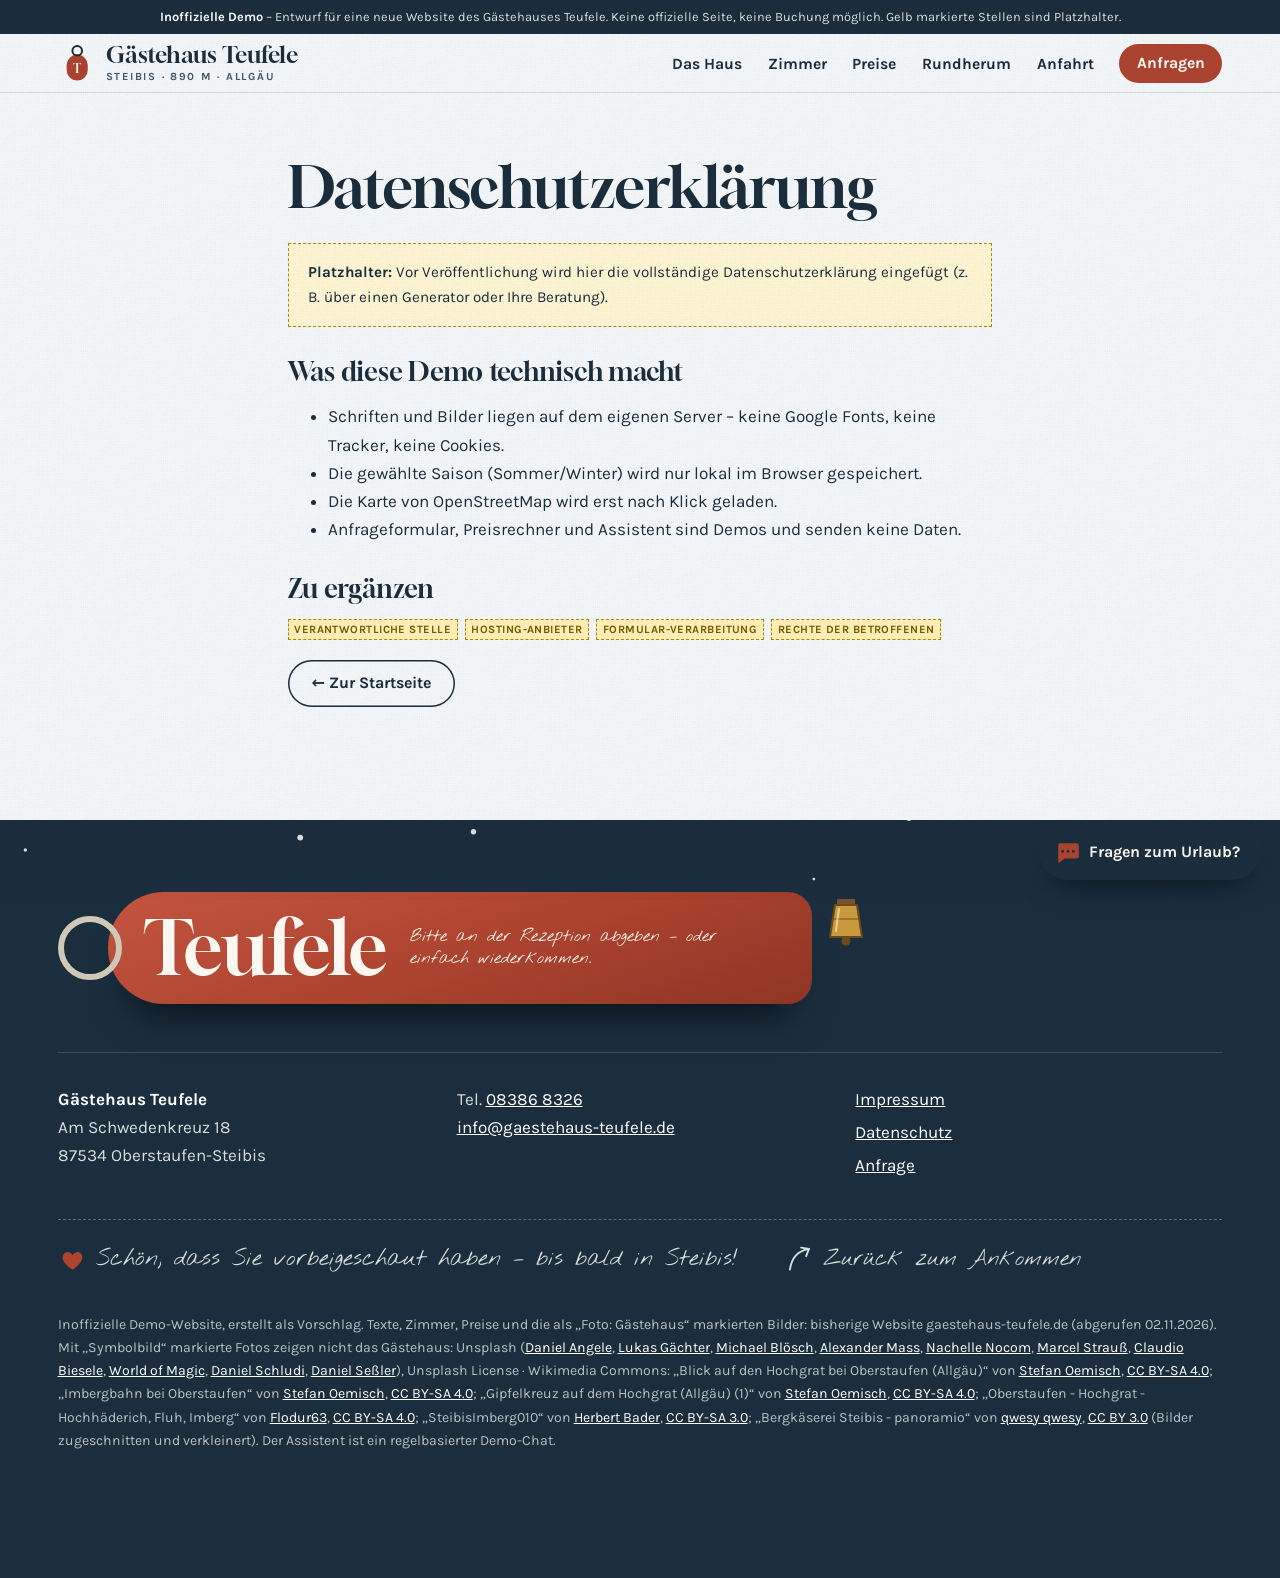
<file: datenschutz.html>
<!doctype html>
<html lang="de" data-season="sommer">
<head>
<meta charset="utf-8">
<meta name="viewport" content="width=device-width, initial-scale=1">
<title>Datenschutzerklärung – Gästehaus Teufele (Demo)</title>
<meta name="description" content="Datenschutzerklärung der Demo-Website">
<meta name="robots" content="noindex, nofollow">
<meta name="theme-color" content="#1d3a47">
<link rel="icon" href="img/favicon.svg" type="image/svg+xml">
<link rel="preload" href="fonts/gloock-latin-400-normal.woff2" as="font" type="font/woff2" crossorigin>
<link rel="stylesheet" href="css/fonts.css">
<link rel="stylesheet" href="css/style.css">
<link rel="stylesheet" href="chatbot/chatbot.css">
<link rel="stylesheet" href="css/premium.css">
<!--liebe--><link rel="stylesheet" href="css/liebe.css"><link rel="stylesheet" href="css/liebe-site.css"><!--/liebe-->

<script>document.documentElement.classList.add('js')</script>
<script>try{var q=new URLSearchParams(location.search).get('saison'),s=q||localStorage.getItem('teufele-saison');if(!s){var d=new Date(),m=d.getMonth()+1,t=d.getDate();s=(m>4&&m<11)||(m==4&&t>=15)||(m==11&&t<=2)?'sommer':'winter'}document.documentElement.dataset.season=s==='winter'?'winter':'sommer'}catch(e){}</script>
<script>try{if(!matchMedia('(prefers-reduced-motion: reduce)').matches&&!sessionStorage.getItem('demo-intro'))document.documentElement.classList.add('intro-on')}catch(e){}</script>
</head>
<body id="top">
<div class="demo-banner" role="note"><strong>Inoffizielle Demo</strong> – Entwurf für eine neue Website des Gästehauses Teufele. Keine offizielle Seite, keine Buchung möglich. Gelb markierte Stellen sind Platzhalter.</div>
<header class="site-header">
  <a class="brand" href="index.html#top"><svg class="logo-key" viewBox="0 0 40 40" aria-hidden="true"><rect x="9" y="11" width="22" height="27" rx="11" fill="#ad4430"/><circle cx="20" cy="7" r="5" fill="none" stroke="#1f2a22" stroke-width="2"/><text x="20" y="30" text-anchor="middle" font-family="Gloock,Georgia,serif" font-size="13" fill="#f8f4ec">T</text></svg><span class="brand-t"><b>Gästehaus Teufele</b><small>Steibis · 890 m · Allgäu</small></span></a>
  <nav class="nav" aria-label="Hauptnavigation">
    <button class="nav-toggle" aria-expanded="false" aria-controls="nav-list"><span class="sr-only">Menü</span><span></span><span></span><span></span></button>
    <ul id="nav-list">
      <li><a href="index.html#haus">Das Haus</a></li>
      <li><a href="index.html#zimmer">Zimmer</a></li>
      <li><a href="index.html#preise">Preise</a></li>
      <li><a href="index.html#rundherum">Rundherum</a></li>
      <li><a href="index.html#anfahrt">Anfahrt</a></li>
      <li class="nav-cta"><a href="index.html#anfrage">Anfragen</a></li>
    </ul>
  </nav>
</header>
<main class="legal"><div class="wrap narrow">
<h1>Datenschutzerklärung</h1>

<div class="ph-box"><strong>Platzhalter:</strong> Vor Veröffentlichung wird hier die vollständige Datenschutzerklärung eingefügt (z. B. über einen Generator oder Ihre Beratung).</div>
<h2>Was diese Demo technisch macht</h2>
<ul>
<li>Schriften und Bilder liegen auf dem eigenen Server – keine Google Fonts, keine Tracker, keine Cookies.</li>
<li>Die gewählte Saison (Sommer/Winter) wird nur lokal im Browser gespeichert.</li>
<li>Die Karte von OpenStreetMap wird erst nach Klick geladen.</li>
<li>Anfrageformular, Preisrechner und Assistent sind Demos und senden keine Daten.</li>
</ul>
<h2>Zu ergänzen</h2>
<p><span class="ph">Verantwortliche Stelle</span> <span class="ph">Hosting-Anbieter</span> <span class="ph">Formular-Verarbeitung</span> <span class="ph">Rechte der Betroffenen</span></p>

<p><a class="btn btn-line" href="index.html">← Zur Startseite</a></p>
</div></main>
<footer class="footer">
  <canvas class="foot-snow s-winter-only" data-particles="snow" aria-hidden="true"></canvas>
  <div class="wrap">
    <div class="foot-key"><span class="fk-ring" aria-hidden="true"></span><span class="fk-tag"><b aria-hidden="true">Teufele</b><small aria-hidden="true">Bitte an der Rezeption abgeben – oder einfach wiederkommen.</small></span></div>
    <div class="foot-cols">
      <p><strong>Gästehaus Teufele</strong><br>Am Schwedenkreuz 18<br>87534 Oberstaufen-Steibis</p>
      <p>Tel. <a href="tel:+4983868326">08386 8326</a><br><a href="mailto:info@gaestehaus-teufele.de">info@gaestehaus-teufele.de</a></p>
      <nav aria-label="Rechtliches"><a href="impressum.html">Impressum</a><a href="datenschutz.html">Datenschutz</a><a href="index.html#anfrage">Anfrage</a></nav>
    </div>
    <p class="small">Inoffizielle Demo-Website, erstellt als Vorschlag. Texte, Zimmer, Preise und die als „Foto: Gästehaus“ markierten Bilder: bisherige Website gaestehaus-teufele.de (abgerufen 02.11.2026). Mit „Symbolbild“ markierte Fotos zeigen nicht das Gästehaus: Unsplash (<a href="https://unsplash.com/photos/grune-baume-und-berge-unter-weissen-wolken-und-blauem-himmel-tagsuber-VUAQ4FSZtq4" target="_blank" rel="noopener">Daniel Angele</a>, <a href="https://unsplash.com/photos/grunes-grasfeld-in-der-nahe-des-berges-tagsuber-tlVbaOnPC0c" target="_blank" rel="noopener">Lukas Gächter</a>, <a href="https://unsplash.com/photos/braune-kuh-auf-dem-alpine-mountain-trail-G0ghMvt4nq4" target="_blank" rel="noopener">Michael Blösch</a>, <a href="https://unsplash.com/photos/ein-buffettisch-mit-verschiedenen-gerichten-und-speisen-Jfif0cYXTFI" target="_blank" rel="noopener">Alexander Mass</a>, <a href="https://unsplash.com/photos/frau-sitzt-im-winter-am-bett-und-schaut-am-fenster-51adhgg5KkE" target="_blank" rel="noopener">Nachelle Nocom</a>, <a href="https://unsplash.com/photos/modernes-schlafzimmer-mit-holzakzenten-und-naturlichem-licht-CMHgRFDANH8" target="_blank" rel="noopener">Marcel Strauß</a>, <a href="https://unsplash.com/photos/ein-feld-mit-wildblumen-und-einem-berg-im-hintergrund-0eRxPqdVqlM" target="_blank" rel="noopener">Claudio Biesele</a>, <a href="https://unsplash.com/photos/ein-schneebedeckter-hang-mit-hausern-und-baumen-im-vordergrund-XB6_wsO7b4U" target="_blank" rel="noopener">World of Magic</a>, <a href="https://unsplash.com/photos/schwarzbrot-im-sack-DzGefKHQA9A" target="_blank" rel="noopener">Daniel Schludi</a>, <a href="https://unsplash.com/photos/sonnenstrahlen-brechen-durch-wolken-uber-berggipfeln-Z5TV7ylXLrI" target="_blank" rel="noopener">Daniel Seßler</a>), Unsplash License · Wikimedia Commons: „Blick auf den Hochgrat bei Oberstaufen (Allgäu)“ von <a href="https://commons.wikimedia.org/wiki/File:Blick_auf_den_Hochgrat_bei_Oberstaufen_(Allg%C3%A4u).jpg" target="_blank" rel="noopener">Stefan Oemisch</a>, <a href="https://creativecommons.org/licenses/by-sa/4.0" target="_blank" rel="noopener">CC BY-SA 4.0</a>; „Imbergbahn bei Oberstaufen“ von <a href="https://commons.wikimedia.org/wiki/File:Imbergbahn_bei_Oberstaufen.jpg" target="_blank" rel="noopener">Stefan Oemisch</a>, <a href="https://creativecommons.org/licenses/by-sa/4.0" target="_blank" rel="noopener">CC BY-SA 4.0</a>; „Gipfelkreuz auf dem Hochgrat (Allgäu) (1)“ von <a href="https://commons.wikimedia.org/wiki/File:Gipfelkreuz_auf_dem_Hochgrat_(Allg%C3%A4u)_(1).jpg" target="_blank" rel="noopener">Stefan Oemisch</a>, <a href="https://creativecommons.org/licenses/by-sa/4.0" target="_blank" rel="noopener">CC BY-SA 4.0</a>; „Oberstaufen - Hochgrat - Hochhäderich, Fluh, Imberg“ von <a href="https://commons.wikimedia.org/wiki/File:Oberstaufen_-_Hochgrat_-_Hochh%C3%A4derich,_Fluh,_Imberg.jpg" target="_blank" rel="noopener">Flodur63</a>, <a href="https://creativecommons.org/licenses/by-sa/4.0" target="_blank" rel="noopener">CC BY-SA 4.0</a>; „SteibisImberg010“ von <a href="https://commons.wikimedia.org/wiki/File:SteibisImberg010.jpg" target="_blank" rel="noopener">Herbert Bader</a>, <a href="https://creativecommons.org/licenses/by-sa/3.0" target="_blank" rel="noopener">CC BY-SA 3.0</a>; „Bergkäserei Steibis - panoramio“ von <a href="https://commons.wikimedia.org/wiki/File:Bergk%C3%A4serei_Steibis_-_panoramio.jpg" target="_blank" rel="noopener">qwesy qwesy</a>, <a href="https://creativecommons.org/licenses/by/3.0" target="_blank" rel="noopener">CC BY 3.0</a> (Bilder zugeschnitten und verkleinert). Der Assistent ist ein regelbasierter Demo-Chat.</p>
  </div>
</footer>
<script src="js/base.js" defer></script>
<script src="js/fx.js" defer></script>
<script src="js/main.js" defer></script>
<script src="chatbot/chatbot.js" data-kb="chatbot/kb.json" defer></script>
<!--liebe--><script type="application/json" id="liebe-cfg">{"underline": [{"sel": ".haus-text h2, .preise h2, .rundherum h2, .anfahrt h2", "style": "wave"}, {"sel": ".zimmer h2, .anfrage h2", "style": "loop", "color": "#e9c9a0"}], "notes": [{"at": ".haus-text .ticks", "text": "Hunde dürfen mit!", "arrow": "ul", "rot": 3, "css": {"right": "0", "bottom": "-2.6rem"}}, {"at": ".preise-grid .intro-p", "text": "inkl. Frühstücksbuffet!", "arrow": "dl", "rot": -3, "m": "inline", "css": {"right": "-1rem", "top": "-2.6rem"}}, {"at": ".anfahrt .weg", "text": "wir freuen uns auf Sie!", "arrow": "ul", "rot": 3, "m": "inline", "css": {"right": "0", "bottom": "-2.8rem"}}], "frames": [{"sel": ".rundherum .strip figure", "kind": "tape"}], "lift": ".rundherum .tile", "squish": ".btn, .fob, .mobile-bar a", "burst": {"sel": ".btn, a[href^='tel:'], .mobile-bar a", "shapes": ["flower", "leaf", "heart"], "colors": ["#ad4430", "#4d6a4b", "#e3b04b", "#d97f6a"], "n": 7}, "egg": {"at": ".footer .fk-tag", "type": "bell", "label": "Kuhglocke läuten", "hint": "Bim-bam?", "svg": "<svg width='46' height='54' viewBox='0 0 46 54' aria-hidden='true'><path d='M14 4h18v6H14z' fill='#7a5230'/><path d='M12 10h22l5 32H7z' fill='#c99a3b' stroke='#6b4a1d' stroke-width='2' stroke-linejoin='round'/><path d='M10 24h26' stroke='#6b4a1d' stroke-width='1.5' opacity='.6'/><circle cx='23' cy='46' r='4.5' fill='#6b4a1d'/><path d='M16 14c-1 6-2 14-3 22' stroke='#fff3c4' stroke-width='2' stroke-linecap='round' opacity='.6'/><\/svg>", "msg": "Bim-bam! Grüße aus Steibis, 890&nbsp;m über dem Meer.", "autoclose": 6000, "css": {"right": "-3.6rem", "top": ".2rem"}}, "foot": {"at": ".footer .wrap", "after": ".foot-cols", "text": "Schön, dass Sie vorbeigeschaut haben – bis bald in Steibis!", "top": "Zurück zum Ankommen", "shape": "heart"}, "texture": "linen"}</script><script src="js/liebe.js" defer></script><!--/liebe-->
</body>
</html>
</file>
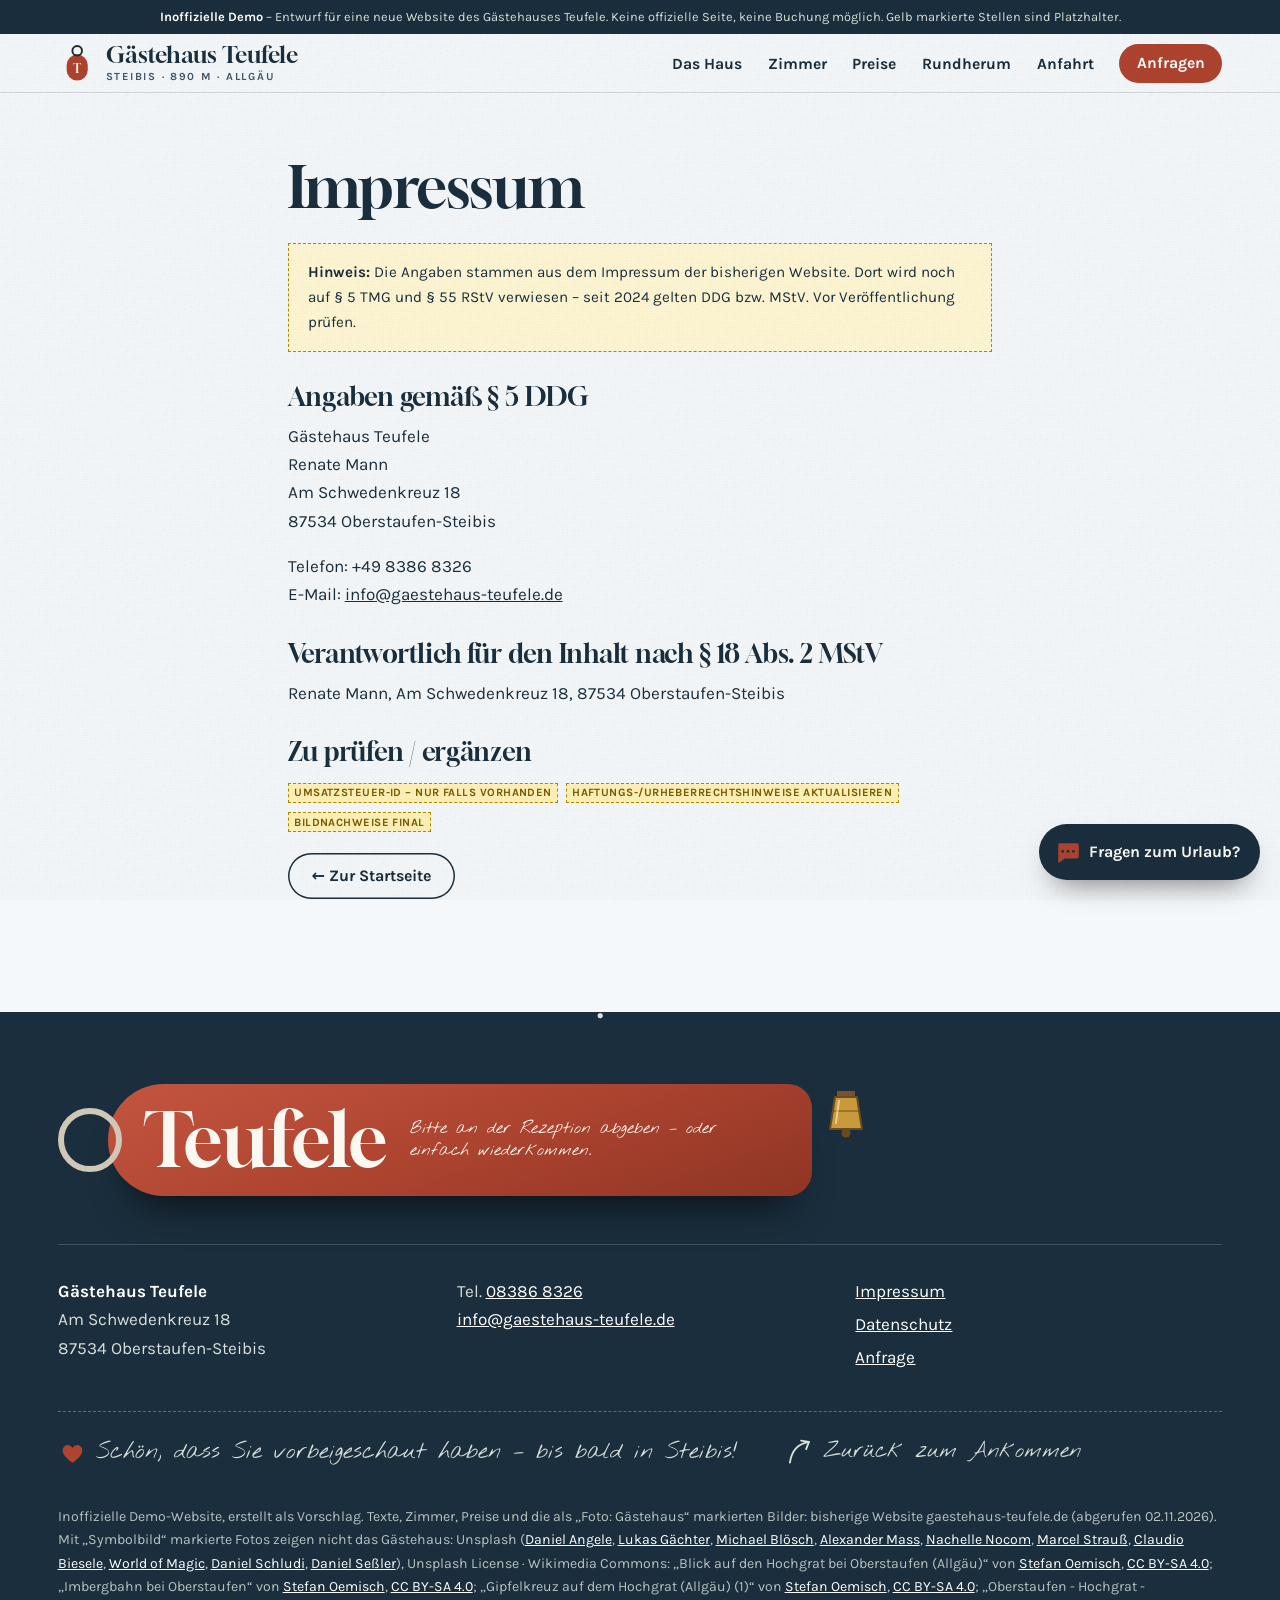
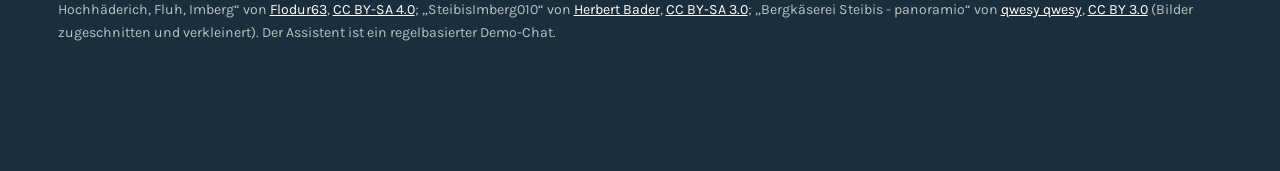
<file: impressum.html>
<!doctype html>
<html lang="de" data-season="sommer">
<head>
<meta charset="utf-8">
<meta name="viewport" content="width=device-width, initial-scale=1">
<title>Impressum – Gästehaus Teufele (Demo)</title>
<meta name="description" content="Impressum der Demo-Website">
<meta name="robots" content="noindex, nofollow">
<meta name="theme-color" content="#1d3a47">
<link rel="icon" href="img/favicon.svg" type="image/svg+xml">
<link rel="preload" href="fonts/gloock-latin-400-normal.woff2" as="font" type="font/woff2" crossorigin>
<link rel="stylesheet" href="css/fonts.css">
<link rel="stylesheet" href="css/style.css">
<link rel="stylesheet" href="chatbot/chatbot.css">
<link rel="stylesheet" href="css/premium.css">
<!--liebe--><link rel="stylesheet" href="css/liebe.css"><link rel="stylesheet" href="css/liebe-site.css"><!--/liebe-->

<script>document.documentElement.classList.add('js')</script>
<script>try{var q=new URLSearchParams(location.search).get('saison'),s=q||localStorage.getItem('teufele-saison');if(!s){var d=new Date(),m=d.getMonth()+1,t=d.getDate();s=(m>4&&m<11)||(m==4&&t>=15)||(m==11&&t<=2)?'sommer':'winter'}document.documentElement.dataset.season=s==='winter'?'winter':'sommer'}catch(e){}</script>
<script>try{if(!matchMedia('(prefers-reduced-motion: reduce)').matches&&!sessionStorage.getItem('demo-intro'))document.documentElement.classList.add('intro-on')}catch(e){}</script>
</head>
<body id="top">
<div class="demo-banner" role="note"><strong>Inoffizielle Demo</strong> – Entwurf für eine neue Website des Gästehauses Teufele. Keine offizielle Seite, keine Buchung möglich. Gelb markierte Stellen sind Platzhalter.</div>
<header class="site-header">
  <a class="brand" href="index.html#top"><svg class="logo-key" viewBox="0 0 40 40" aria-hidden="true"><rect x="9" y="11" width="22" height="27" rx="11" fill="#ad4430"/><circle cx="20" cy="7" r="5" fill="none" stroke="#1f2a22" stroke-width="2"/><text x="20" y="30" text-anchor="middle" font-family="Gloock,Georgia,serif" font-size="13" fill="#f8f4ec">T</text></svg><span class="brand-t"><b>Gästehaus Teufele</b><small>Steibis · 890 m · Allgäu</small></span></a>
  <nav class="nav" aria-label="Hauptnavigation">
    <button class="nav-toggle" aria-expanded="false" aria-controls="nav-list"><span class="sr-only">Menü</span><span></span><span></span><span></span></button>
    <ul id="nav-list">
      <li><a href="index.html#haus">Das Haus</a></li>
      <li><a href="index.html#zimmer">Zimmer</a></li>
      <li><a href="index.html#preise">Preise</a></li>
      <li><a href="index.html#rundherum">Rundherum</a></li>
      <li><a href="index.html#anfahrt">Anfahrt</a></li>
      <li class="nav-cta"><a href="index.html#anfrage">Anfragen</a></li>
    </ul>
  </nav>
</header>
<main class="legal"><div class="wrap narrow">
<h1>Impressum</h1>

<div class="ph-box"><strong>Hinweis:</strong> Die Angaben stammen aus dem Impressum der bisherigen Website. Dort wird noch auf § 5 TMG und § 55 RStV verwiesen – seit 2024 gelten DDG bzw. MStV. Vor Veröffentlichung prüfen.</div>
<h2>Angaben gemäß § 5 DDG</h2>
<p>Gästehaus Teufele<br>Renate Mann<br>Am Schwedenkreuz 18<br>87534 Oberstaufen-Steibis</p>
<p>Telefon: +49 8386 8326<br>E-Mail: <a href="mailto:info@gaestehaus-teufele.de">info@gaestehaus-teufele.de</a></p>
<h2>Verantwortlich für den Inhalt nach § 18 Abs. 2 MStV</h2>
<p>Renate Mann, Am Schwedenkreuz 18, 87534 Oberstaufen-Steibis</p>
<h2>Zu prüfen / ergänzen</h2>
<p><span class="ph">Umsatzsteuer-ID – nur falls vorhanden</span> <span class="ph">Haftungs-/Urheberrechtshinweise aktualisieren</span> <span class="ph">Bildnachweise final</span></p>

<p><a class="btn btn-line" href="index.html">← Zur Startseite</a></p>
</div></main>
<footer class="footer">
  <canvas class="foot-snow s-winter-only" data-particles="snow" aria-hidden="true"></canvas>
  <div class="wrap">
    <div class="foot-key"><span class="fk-ring" aria-hidden="true"></span><span class="fk-tag"><b aria-hidden="true">Teufele</b><small aria-hidden="true">Bitte an der Rezeption abgeben – oder einfach wiederkommen.</small></span></div>
    <div class="foot-cols">
      <p><strong>Gästehaus Teufele</strong><br>Am Schwedenkreuz 18<br>87534 Oberstaufen-Steibis</p>
      <p>Tel. <a href="tel:+4983868326">08386 8326</a><br><a href="mailto:info@gaestehaus-teufele.de">info@gaestehaus-teufele.de</a></p>
      <nav aria-label="Rechtliches"><a href="impressum.html">Impressum</a><a href="datenschutz.html">Datenschutz</a><a href="index.html#anfrage">Anfrage</a></nav>
    </div>
    <p class="small">Inoffizielle Demo-Website, erstellt als Vorschlag. Texte, Zimmer, Preise und die als „Foto: Gästehaus“ markierten Bilder: bisherige Website gaestehaus-teufele.de (abgerufen 02.11.2026). Mit „Symbolbild“ markierte Fotos zeigen nicht das Gästehaus: Unsplash (<a href="https://unsplash.com/photos/grune-baume-und-berge-unter-weissen-wolken-und-blauem-himmel-tagsuber-VUAQ4FSZtq4" target="_blank" rel="noopener">Daniel Angele</a>, <a href="https://unsplash.com/photos/grunes-grasfeld-in-der-nahe-des-berges-tagsuber-tlVbaOnPC0c" target="_blank" rel="noopener">Lukas Gächter</a>, <a href="https://unsplash.com/photos/braune-kuh-auf-dem-alpine-mountain-trail-G0ghMvt4nq4" target="_blank" rel="noopener">Michael Blösch</a>, <a href="https://unsplash.com/photos/ein-buffettisch-mit-verschiedenen-gerichten-und-speisen-Jfif0cYXTFI" target="_blank" rel="noopener">Alexander Mass</a>, <a href="https://unsplash.com/photos/frau-sitzt-im-winter-am-bett-und-schaut-am-fenster-51adhgg5KkE" target="_blank" rel="noopener">Nachelle Nocom</a>, <a href="https://unsplash.com/photos/modernes-schlafzimmer-mit-holzakzenten-und-naturlichem-licht-CMHgRFDANH8" target="_blank" rel="noopener">Marcel Strauß</a>, <a href="https://unsplash.com/photos/ein-feld-mit-wildblumen-und-einem-berg-im-hintergrund-0eRxPqdVqlM" target="_blank" rel="noopener">Claudio Biesele</a>, <a href="https://unsplash.com/photos/ein-schneebedeckter-hang-mit-hausern-und-baumen-im-vordergrund-XB6_wsO7b4U" target="_blank" rel="noopener">World of Magic</a>, <a href="https://unsplash.com/photos/schwarzbrot-im-sack-DzGefKHQA9A" target="_blank" rel="noopener">Daniel Schludi</a>, <a href="https://unsplash.com/photos/sonnenstrahlen-brechen-durch-wolken-uber-berggipfeln-Z5TV7ylXLrI" target="_blank" rel="noopener">Daniel Seßler</a>), Unsplash License · Wikimedia Commons: „Blick auf den Hochgrat bei Oberstaufen (Allgäu)“ von <a href="https://commons.wikimedia.org/wiki/File:Blick_auf_den_Hochgrat_bei_Oberstaufen_(Allg%C3%A4u).jpg" target="_blank" rel="noopener">Stefan Oemisch</a>, <a href="https://creativecommons.org/licenses/by-sa/4.0" target="_blank" rel="noopener">CC BY-SA 4.0</a>; „Imbergbahn bei Oberstaufen“ von <a href="https://commons.wikimedia.org/wiki/File:Imbergbahn_bei_Oberstaufen.jpg" target="_blank" rel="noopener">Stefan Oemisch</a>, <a href="https://creativecommons.org/licenses/by-sa/4.0" target="_blank" rel="noopener">CC BY-SA 4.0</a>; „Gipfelkreuz auf dem Hochgrat (Allgäu) (1)“ von <a href="https://commons.wikimedia.org/wiki/File:Gipfelkreuz_auf_dem_Hochgrat_(Allg%C3%A4u)_(1).jpg" target="_blank" rel="noopener">Stefan Oemisch</a>, <a href="https://creativecommons.org/licenses/by-sa/4.0" target="_blank" rel="noopener">CC BY-SA 4.0</a>; „Oberstaufen - Hochgrat - Hochhäderich, Fluh, Imberg“ von <a href="https://commons.wikimedia.org/wiki/File:Oberstaufen_-_Hochgrat_-_Hochh%C3%A4derich,_Fluh,_Imberg.jpg" target="_blank" rel="noopener">Flodur63</a>, <a href="https://creativecommons.org/licenses/by-sa/4.0" target="_blank" rel="noopener">CC BY-SA 4.0</a>; „SteibisImberg010“ von <a href="https://commons.wikimedia.org/wiki/File:SteibisImberg010.jpg" target="_blank" rel="noopener">Herbert Bader</a>, <a href="https://creativecommons.org/licenses/by-sa/3.0" target="_blank" rel="noopener">CC BY-SA 3.0</a>; „Bergkäserei Steibis - panoramio“ von <a href="https://commons.wikimedia.org/wiki/File:Bergk%C3%A4serei_Steibis_-_panoramio.jpg" target="_blank" rel="noopener">qwesy qwesy</a>, <a href="https://creativecommons.org/licenses/by/3.0" target="_blank" rel="noopener">CC BY 3.0</a> (Bilder zugeschnitten und verkleinert). Der Assistent ist ein regelbasierter Demo-Chat.</p>
  </div>
</footer>
<script src="js/base.js" defer></script>
<script src="js/fx.js" defer></script>
<script src="js/main.js" defer></script>
<script src="chatbot/chatbot.js" data-kb="chatbot/kb.json" defer></script>
<!--liebe--><script type="application/json" id="liebe-cfg">{"underline": [{"sel": ".haus-text h2, .preise h2, .rundherum h2, .anfahrt h2", "style": "wave"}, {"sel": ".zimmer h2, .anfrage h2", "style": "loop", "color": "#e9c9a0"}], "notes": [{"at": ".haus-text .ticks", "text": "Hunde dürfen mit!", "arrow": "ul", "rot": 3, "css": {"right": "0", "bottom": "-2.6rem"}}, {"at": ".preise-grid .intro-p", "text": "inkl. Frühstücksbuffet!", "arrow": "dl", "rot": -3, "m": "inline", "css": {"right": "-1rem", "top": "-2.6rem"}}, {"at": ".anfahrt .weg", "text": "wir freuen uns auf Sie!", "arrow": "ul", "rot": 3, "m": "inline", "css": {"right": "0", "bottom": "-2.8rem"}}], "frames": [{"sel": ".rundherum .strip figure", "kind": "tape"}], "lift": ".rundherum .tile", "squish": ".btn, .fob, .mobile-bar a", "burst": {"sel": ".btn, a[href^='tel:'], .mobile-bar a", "shapes": ["flower", "leaf", "heart"], "colors": ["#ad4430", "#4d6a4b", "#e3b04b", "#d97f6a"], "n": 7}, "egg": {"at": ".footer .fk-tag", "type": "bell", "label": "Kuhglocke läuten", "hint": "Bim-bam?", "svg": "<svg width='46' height='54' viewBox='0 0 46 54' aria-hidden='true'><path d='M14 4h18v6H14z' fill='#7a5230'/><path d='M12 10h22l5 32H7z' fill='#c99a3b' stroke='#6b4a1d' stroke-width='2' stroke-linejoin='round'/><path d='M10 24h26' stroke='#6b4a1d' stroke-width='1.5' opacity='.6'/><circle cx='23' cy='46' r='4.5' fill='#6b4a1d'/><path d='M16 14c-1 6-2 14-3 22' stroke='#fff3c4' stroke-width='2' stroke-linecap='round' opacity='.6'/><\/svg>", "msg": "Bim-bam! Grüße aus Steibis, 890&nbsp;m über dem Meer.", "autoclose": 6000, "css": {"right": "-3.6rem", "top": ".2rem"}}, "foot": {"at": ".footer .wrap", "after": ".foot-cols", "text": "Schön, dass Sie vorbeigeschaut haben – bis bald in Steibis!", "top": "Zurück zum Ankommen", "shape": "heart"}, "texture": "linen"}</script><script src="js/liebe.js" defer></script><!--/liebe-->
</body>
</html>
</file>
<file: css/bundle.css>
/* css/fonts.css */
@font-face{font-family:'Gloock';src:url(../fonts/gloock-latin-400-normal.woff2) format('woff2');font-weight:400;font-style:normal;font-display:swap}
@font-face{font-family:'Karla';src:url(../fonts/karla-latin-400-normal.woff2) format('woff2');font-weight:400;font-style:normal;font-display:swap}
@font-face{font-family:'Karla';src:url(../fonts/karla-latin-400-italic.woff2) format('woff2');font-weight:400;font-style:italic;font-display:swap}
@font-face{font-family:'Karla';src:url(../fonts/karla-latin-700-normal.woff2) format('woff2');font-weight:700;font-style:normal;font-display:swap}
@font-face{font-family:'Nothing';src:url(../fonts/nothing-you-could-do-latin-400-normal.woff2) format('woff2');font-weight:400;font-style:normal;font-display:swap}

/* css/style.css */
/* Gästehaus Teufele – „Das Schlüsselbrett“ (Demo, Runde 6) – Pension-Palette mit Winter-Modus */
:root{--off:#f8f4ec;--sand:#f0e8d8;--himmel:#e4eef3;--wiese:#ebefdc;--salbei:#4d6a4b;--see:#1d3a47;--ziegel:#ad4430;--ziegel-d:#8f3524;--ink:#1f2a22;--ink-2:#4a5249;
  --holz:#b8895a;--holz-d:#7a5534;--leinen:#fbf8f1;
  --disp:'Gloock',Georgia,serif;--body:'Karla',system-ui,sans-serif;--hand:'Nothing','Segoe Print',cursive;
  --ease:cubic-bezier(.2,.7,.1,1);--pad:clamp(1.1rem,4.5vw,4rem);--rule:rgba(31,42,34,.16);
  --linen:repeating-linear-gradient(0deg,rgba(31,42,34,.025) 0 1px,transparent 1px 3px),repeating-linear-gradient(90deg,rgba(31,42,34,.02) 0 1px,transparent 1px 4px)}
html[data-season=winter]{--off:#f5f8fa;--sand:#dfeaf3;--himmel:#dfeaf3;--wiese:#eef3f7;--salbei:#3a627d;--see:#1a2e3d;--ink:#1a2e3d;--ink-2:#44596a;--rule:rgba(26,46,61,.16)}
*,*::before,*::after{box-sizing:border-box}
html{overflow-x:clip;-webkit-text-size-adjust:100%;scroll-behavior:smooth;scroll-padding-top:5rem}
body{overflow-x:clip;margin:0;background:var(--off);color:var(--ink);font:400 1.07rem/1.65 var(--body);transition:background-color .8s,color .8s}
section,.site-header,.footer{transition:background-color .8s,color .8s}
img{max-width:100%;height:auto;display:block}
a{color:inherit}
h1,h2,h3{font-family:var(--disp);font-weight:400;line-height:1.04;margin:0 0 .45em;letter-spacing:-.01em}
h2{font-size:clamp(2.3rem,5.2vw,4.6rem)}
h1 em,h2 em{font-style:italic;color:var(--ziegel)}
p{margin:0 0 1em}
.wrap{max-width:1320px;margin:0 auto;padding:0 var(--pad)}
.narrow{max-width:820px}
.sr-only{position:absolute;width:1px;height:1px;overflow:hidden;clip:rect(0 0 0 0);white-space:nowrap}
.ph{display:inline-block;max-width:100%;font:700 .7rem/1.35 var(--body);letter-spacing:.04em;text-transform:uppercase;color:#7a5b00;background:#fff1b8;border:1px dashed #b08a00;padding:.15em .5em;vertical-align:middle;font-style:normal}
.ph-box{background:#fff6d4;border:1px dashed #b08a00;padding:1rem 1.2rem;margin-bottom:1.5rem;font-size:.95rem}
.kicker{font:700 .8rem/1 var(--body);letter-spacing:.22em;text-transform:uppercase;color:var(--ziegel);margin-bottom:1.1rem}
.k-light{color:var(--sand)}
.hand{font-family:var(--hand);font-weight:400;letter-spacing:.01em}
.small{font-size:.88rem;color:var(--ink-2)}
.intro-p{max-width:40rem;font-size:1.15rem}
figure{margin:0}
figcaption{font:700 .74rem/1.35 var(--body);letter-spacing:.06em;text-transform:uppercase;color:var(--ink-2);margin-top:.55rem}
.sym{display:inline-block;font:700 .64rem/1 var(--body);letter-spacing:.14em;text-transform:uppercase;background:rgba(31,42,34,.08);color:var(--ink-2);padding:.25em .45em;margin-left:.4em;vertical-align:middle}
.sym.own{background:var(--ziegel);color:#fff}
main img.stock{filter:saturate(.85) contrast(1.02)}
html[data-season=winter] main img.stock{filter:saturate(.7) contrast(1.02) hue-rotate(-4deg)}

/* Saison-Sichtbarkeit */
html[data-season=sommer] .s-winter,html[data-season=winter] .s-sommer,html[data-season=sommer] .s-winter-only{display:none!important}

/* Knöpfe */
.btn{display:inline-flex;align-items:center;gap:.5rem;background:var(--ziegel);color:#fff;border:0;border-radius:999px;padding:.95rem 1.5rem;font:700 1rem/1 var(--body);text-decoration:none;cursor:pointer;transition:background .25s,transform .3s var(--ease),box-shadow .3s}
.btn:hover{background:var(--ziegel-d);box-shadow:0 12px 24px -14px rgba(143,53,36,.8)}
.btn-line{background:transparent;color:inherit;box-shadow:inset 0 0 0 1.5px currentColor}
.btn-line:hover{background:rgba(255,255,255,.12);box-shadow:inset 0 0 0 2px currentColor}
a:focus-visible,button:focus-visible,input:focus-visible,select:focus-visible,textarea:focus-visible{outline:3px solid var(--ziegel);outline-offset:3px}

/* Kopf */
.demo-banner{background:var(--ink);color:#dde3dc;font:400 .8rem/1.4 var(--body);text-align:center;padding:.5rem 1rem;position:relative;z-index:41}
.demo-banner strong{color:#fff}
.site-header{position:sticky;top:0;z-index:40;display:flex;align-items:center;justify-content:space-between;gap:2rem;padding:.55rem var(--pad);background:color-mix(in srgb,var(--off) 93%,transparent);backdrop-filter:blur(8px);border-bottom:1px solid var(--rule)}
.brand{display:flex;align-items:center;gap:.6rem;text-decoration:none}
.logo-key{width:2.4rem;height:2.4rem;transform-origin:50% 15%;transition:transform .9s var(--ease)}
.brand:hover .logo-key{transform:rotate(-14deg)}
.brand-t{display:flex;flex-direction:column;line-height:1}
.brand-t b{font:400 1.45rem/1 var(--disp)}
.brand-t small{font:700 .68rem/1.2 var(--body);letter-spacing:.16em;text-transform:uppercase;color:var(--ink-2);margin-top:.25rem}
#nav-list{display:flex;align-items:center;gap:1.6rem;list-style:none;margin:0;padding:0}
#nav-list a{text-decoration:none;font-weight:700;font-size:.98rem;background:linear-gradient(var(--ziegel),var(--ziegel)) 0 100%/0 2px no-repeat;transition:background-size .35s var(--ease);padding:.3rem 0}
#nav-list a:hover{background-size:100% 2px}
.nav-cta a{background:var(--ziegel)!important;color:#fff;padding:.65rem 1.1rem!important;border-radius:999px}
.nav-cta a:hover{background:var(--ziegel-d)!important}
.nav-toggle{display:none}

/* Hero */
.hero{position:relative;min-height:min(92vh,880px);display:flex;align-items:flex-end;color:#fbf8f1;overflow:hidden;background:var(--see)}
.hero-img{position:absolute;inset:-6% 0;transform:translateY(var(--py,0))}
.hero-img img{position:absolute;inset:0;width:100%;height:100%;object-fit:cover;transition:opacity 1.2s}
html[data-season=sommer] .s-winter-img,html[data-season=winter] .s-sommer-img{opacity:0}
.hero::before{content:"";position:absolute;inset:0;z-index:1;background:linear-gradient(90deg,rgba(18,36,44,.86) 0%,rgba(18,36,44,.62) 38%,rgba(18,36,44,.05) 72%),linear-gradient(0deg,rgba(18,36,44,.6),transparent 45%)}
html[data-season=winter] .hero::before{background:linear-gradient(90deg,rgba(16,32,46,.9) 0%,rgba(16,32,46,.66) 40%,rgba(16,32,46,.1) 74%),linear-gradient(0deg,rgba(16,32,46,.6),transparent 45%)}
.hero-snow{position:absolute;inset:0;width:100%;height:100%;z-index:2;pointer-events:none}
.hero-in{position:relative;z-index:3;width:100%;padding-top:5rem;padding-bottom:clamp(3rem,7vw,5.5rem)}
.hero h1{font-size:clamp(3rem,7.6vw,7rem);max-width:12ch;margin-bottom:.35em;color:#fbf8f1}
.hero h1 em{color:#f3b9a6}
.h-small{display:block;font:400 clamp(1.1rem,2vw,1.5rem)/1.2 var(--body);letter-spacing:.22em;text-transform:uppercase;margin-bottom:.8rem;color:#e7ece4}
.hero-hand{font-size:clamp(1.3rem,2.4vw,1.9rem);color:#f3d8c9;transform:rotate(-3deg);transform-origin:0 50%;margin-bottom:.6rem}
.hero-lead{max-width:34rem;font-size:1.18rem;color:#eef1ea}
.hero-cta{display:flex;flex-wrap:wrap;gap:.8rem;margin:1.6rem 0 1.2rem}
.hero .btn-line{color:#fbf8f1}
.rating{margin:0}
.season{position:absolute;top:1.6rem;right:var(--pad);display:flex;padding:.3rem;border-radius:999px;background:rgba(251,248,241,.16);backdrop-filter:blur(6px);box-shadow:inset 0 0 0 1px rgba(251,248,241,.35)}
.season button{display:flex;align-items:center;gap:.45rem;border:0;background:transparent;color:#fbf8f1;font:700 .92rem/1 var(--body);padding:.6rem 1rem;border-radius:999px;cursor:pointer;transition:background .4s,color .4s}
.season svg{width:1.1rem;height:1.1rem;fill:none;stroke:currentColor;stroke-width:1.8;stroke-linecap:round;transition:transform .8s var(--ease)}
.season button[aria-pressed=true]{background:#fbf8f1;color:var(--see)}
.season button[aria-pressed=true] svg{transform:rotate(180deg)}
.season button:hover:not([aria-pressed=true]){background:rgba(251,248,241,.18)}
.polaroid{background:#fffdf8;padding:.6rem .6rem 0;box-shadow:0 22px 40px -22px rgba(0,0,0,.55),0 2px 6px rgba(0,0,0,.12);transform:rotate(var(--rot,0));transition:transform .6s var(--ease)}
.polaroid:hover{transform:rotate(0) scale(1.03)}
.polaroid img{width:100%;height:auto;image-rendering:auto}
.polaroid figcaption{font-family:var(--hand);font-size:1.15rem;letter-spacing:0;text-transform:none;color:#3a3a33;padding:.35rem .2rem .55rem;margin:0;font-weight:400}
.hero-pol{position:absolute;z-index:3;right:clamp(1rem,7vw,7rem);bottom:clamp(2.5rem,8vw,6rem);width:clamp(200px,20vw,270px)}
.hero-pol::before{content:"";position:absolute;left:38%;top:-12px;width:70px;height:24px;background:rgba(240,232,216,.8);transform:rotate(-4deg);box-shadow:0 1px 2px rgba(0,0,0,.1)}
.hero-credit{position:absolute;z-index:3;right:.8rem;bottom:.8rem;margin:0;background:rgba(0,0,0,.35);color:#eee}

/* Haus */
.haus{padding:clamp(5rem,10vw,8.5rem) 0 clamp(3rem,6vw,5rem);background:var(--off) var(--linen)}
.haus-grid{display:grid;grid-template-columns:1.05fr .95fr;gap:clamp(2rem,6vw,6rem);align-items:center}
.ticks{list-style:none;padding:0;margin:1.6rem 0 2rem;display:grid;grid-template-columns:1fr 1fr;gap:.55rem 1.6rem}
.ticks li{padding-left:1.7rem;position:relative}
.ticks li::before{content:"";position:absolute;left:0;top:.45em;width:.95rem;height:.6rem;border-left:2.5px solid var(--salbei);border-bottom:2.5px solid var(--salbei);transform:rotate(-45deg)}
.gastgeber{display:flex;align-items:center;gap:1rem;padding:1rem;border:1.5px dashed var(--rule);border-radius:14px;max-width:30rem}
.gastgeber p{margin:0}
.gastgeber .hand{font-size:1.4rem;color:var(--ziegel)}
.gg-ph{flex:none;width:4.4rem;height:4.4rem;border-radius:50%;background:#fff1b8;border:1px dashed #b08a00;display:grid;place-items:center;font:700 .7rem var(--body);color:#7a5b00;text-transform:uppercase}
.haus-pics{position:relative;min-height:540px}
.p-schild{position:absolute;left:0;top:0;width:min(270px,48%);z-index:2}
.p-buffet{position:absolute;right:0;bottom:0;width:62%}
.p-buffet img{aspect-ratio:4/5;object-fit:cover;width:100%;border-radius:4px}
.fruehstueck{display:grid;grid-template-columns:.8fr 1.2fr;gap:clamp(2rem,5vw,5rem);align-items:center;margin-top:clamp(3rem,7vw,6rem)}
.fr-img{transform:translateY(var(--py,0))}
.fr-img img{aspect-ratio:3/4;object-fit:cover;width:100%;max-height:520px;border-radius:200px 200px 6px 6px}
.fr-q{margin:0;padding:0}
.fr-q p:first-child{font:400 clamp(1.6rem,3vw,2.5rem)/1.25 var(--disp)}
.fr-q em{color:var(--salbei);font-style:italic}

/* Zimmer – Schlüsselbrett */
.zimmer{background:var(--see);color:#eef1ea;padding:clamp(5rem,10vw,8rem) 0;position:relative;overflow:hidden}
.zimmer h2{color:#fbf8f1}.zimmer h2 em{color:#f3b9a6}
.zimmer .intro-p{color:#d9e0dc}
.brett-wrap{display:grid;grid-template-columns:1.15fr .85fr;gap:clamp(2rem,4vw,4rem);align-items:start;margin-top:2.6rem}
.brett{position:relative;border-radius:10px;padding:2.2rem 2rem 2.8rem;
  background:repeating-linear-gradient(90deg,rgba(80,50,25,.12) 0 2px,transparent 2px 13px,rgba(80,50,25,.07) 13px 14px,transparent 14px 31px),linear-gradient(175deg,#c99a68,#a8774a 60%,#946540);
  box-shadow:inset 0 0 0 6px rgba(70,42,20,.35),inset 0 -14px 24px -12px rgba(50,28,10,.45),0 40px 60px -30px rgba(0,0,0,.7)}
.brett::before,.brett::after{content:"";position:absolute;top:14px;width:12px;height:12px;border-radius:50%;background:radial-gradient(circle at 35% 35%,#d8d2c4,#7c766a);box-shadow:0 1px 2px rgba(0,0,0,.5)}
.brett::before{left:14px}.brett::after{right:14px}
.brett-head{text-align:center;font:400 1.15rem/1 var(--disp);color:#3b2513;letter-spacing:.06em;margin:0 0 1.6rem;text-shadow:0 1px 0 rgba(255,235,200,.4)}
.hooks{list-style:none;margin:0;padding:0;display:grid;grid-template-columns:repeat(7,1fr);gap:.4rem}
.hook{position:relative;display:flex;justify-content:center;padding-top:14px}
.hook::before{content:"";position:absolute;top:0;left:50%;width:10px;height:22px;margin-left:-5px;border-radius:5px 5px 3px 3px;background:linear-gradient(90deg,#5e574c,#c9c2b2 45%,#6e6759);box-shadow:0 3px 4px rgba(0,0,0,.45);z-index:2}
.fob{position:relative;border:0;background:none;padding:0;cursor:pointer;display:flex;flex-direction:column;align-items:center;transform-origin:50% 0;transition:transform .5s var(--ease),opacity .4s;color:#fbf8f1}
.fob .ring{width:28px;height:28px;border-radius:50%;border:3px solid #cfc8b8;box-shadow:0 2px 3px rgba(0,0,0,.4);margin-top:-6px}
.fob .tag{margin-top:-5px;width:56px;height:96px;border-radius:28px 28px 30px 30px / 24px 24px 46px 46px;background:linear-gradient(160deg,#c45540,var(--ziegel) 50%,#8f3524);display:flex;flex-direction:column;align-items:center;justify-content:center;gap:.2rem;box-shadow:inset 0 2px 0 rgba(255,255,255,.2),inset 0 -6px 10px rgba(0,0,0,.18),0 14px 16px -10px rgba(0,0,0,.6);position:relative}
.fob .tag::before{content:"";position:absolute;top:9px;width:9px;height:9px;border-radius:50%;background:#7a2c1e;box-shadow:inset 0 1px 2px rgba(0,0,0,.5)}
.tag-no{font:400 1.75rem/1 var(--disp);margin-top:.6rem}
.tag-art{font:700 .62rem/1 var(--body);letter-spacing:.18em}
.hook:nth-child(4) .fob .tag{background:linear-gradient(160deg,#5f7d5d,var(--salbei) 50%,#3a5239)}
.hook:nth-child(4) .fob .tag::before{background:#2f432e}
.fob:hover{transform:rotate(8deg)}
.fob:hover .tag{filter:brightness(1.06)}
.fob[aria-pressed=true]{transform:translateY(14px) rotate(-4deg) scale(1.08)}
.fob[aria-pressed=true] .tag{box-shadow:0 0 0 3px #fbf8f1,0 22px 22px -12px rgba(0,0,0,.7)}
.fob.swing{animation:swing 1.1s var(--ease)}
@keyframes swing{0%{transform:rotate(0)}20%{transform:rotate(16deg)}45%{transform:rotate(-10deg)}70%{transform:translateY(8px) rotate(5deg)}100%{transform:translateY(14px) rotate(-4deg) scale(1.08)}}
.fx .hook{opacity:0;transform:translateY(-14px);transition:opacity .5s,transform .7s var(--ease);transition-delay:calc(var(--i) * 70ms)}
.fx .brett-wrap.in .hook{opacity:1;transform:none}
.room-card{background:var(--leinen);color:var(--ink);border-radius:6px;padding:1.8rem 1.8rem 2rem;box-shadow:0 30px 50px -30px rgba(0,0,0,.7);position:relative;transform:rotate(1.2deg)}
.room-card::before{content:"";position:absolute;left:50%;top:-12px;width:90px;height:24px;margin-left:-45px;background:rgba(240,232,216,.85);transform:rotate(2deg)}
.room-card.flip{animation:flip .6s var(--ease)}
@keyframes flip{0%{opacity:.2;transform:rotate(1.2deg) rotateY(-30deg) translateX(-14px)}100%{opacity:1;transform:rotate(1.2deg)}}
.rc-no{font:700 .8rem/1 var(--body);letter-spacing:.2em;text-transform:uppercase;color:var(--ziegel-d);margin-bottom:.4rem}
.rc-no b{font:400 2.4rem/1 var(--disp);letter-spacing:0;color:var(--ziegel);vertical-align:-.25em;margin-left:.2rem}
.room-card h3{font-size:2rem}
.rc-aus{list-style:none;padding:0;margin:0 0 1rem;display:flex;flex-wrap:wrap;gap:.4rem}
.rc-aus li{background:var(--sand);border-radius:999px;padding:.3rem .8rem;font-weight:700;font-size:.9rem}
.rc-note{font-style:italic;color:var(--salbei)}
.pt{width:100%;border-collapse:collapse;margin:.4rem 0 .6rem;font-variant-numeric:tabular-nums}
.pt th,.pt td{padding:.5rem .4rem;text-align:right;border-bottom:1px solid var(--rule)}
.pt th:first-child{text-align:left}
.pt thead th{font:700 .72rem/1 var(--body);letter-spacing:.12em;text-transform:uppercase;color:var(--ink-2)}
.pt td{font:400 1.45rem/1 var(--disp)}
.rc-foto{position:relative;margin:1.2rem 0 1.3rem}
.rc-foto img{aspect-ratio:16/9;object-fit:cover;width:100%;border-radius:4px}
.rc-foto .ph{position:absolute;left:.6rem;top:.6rem;z-index:2}

/* Preise */
.preise{background:var(--wiese);padding:clamp(5rem,10vw,8rem) 0}
.preise-grid{display:grid;grid-template-columns:1.1fr .9fr;gap:clamp(2rem,5vw,5rem);align-items:start}
.season-label{display:flex;flex-wrap:wrap;gap:.6rem;align-items:center;font:700 .95rem var(--body);color:var(--salbei);margin:1.2rem 0 .8rem}
.plist{width:100%;border-collapse:collapse;font-variant-numeric:tabular-nums;background:var(--leinen);border-radius:10px;overflow:hidden;box-shadow:0 20px 40px -30px rgba(0,0,0,.4)}
.plist th,.plist td{padding:.8rem 1rem;text-align:right;border-bottom:1px solid var(--rule)}
.plist tbody tr:last-child>*{border-bottom:0}
.plist th[scope=row]{text-align:left;font-weight:400}
.plist thead th{background:var(--salbei);color:#fbf8f1;font:700 .74rem/1 var(--body);letter-spacing:.12em;text-transform:uppercase}
.plist thead th:first-child{text-align:left}
.pl-no{display:block;font:700 .74rem/1.2 var(--body);letter-spacing:.14em;text-transform:uppercase;color:var(--ziegel-d)}
.plist td{font:400 1.3rem/1 var(--disp)}
.plist tbody tr{transition:background .25s}
.plist tbody tr:hover{background:var(--sand)}
.extras{list-style:none;padding:0;margin:1.4rem 0 0;display:grid;gap:.4rem}
.rechner{background:var(--leinen);border-radius:18px;padding:2rem;box-shadow:0 30px 50px -34px rgba(0,0,0,.45);position:sticky;top:6rem}
.rechner h3{font-size:2rem}
.rechner h3 .hand{display:block;font-size:1.25rem;color:var(--ziegel);margin-bottom:.2rem}
.fld{display:flex;flex-direction:column;gap:.35rem;font-weight:700;font-size:.9rem;margin-bottom:1rem}
.fld input,.fld select,.fld textarea,.kids input{font:400 1rem/1.3 var(--body);color:var(--ink);background:#fff;border:1.5px solid rgba(31,42,34,.25);border-radius:10px;padding:.75rem .85rem;width:100%}
.fld input:focus,.fld select:focus,.fld textarea:focus{border-color:var(--salbei)}
.invalid{border-color:var(--ziegel)!important;background:#fff4f1!important}
.two{display:grid;grid-template-columns:1fr 1fr;gap:0 1rem}
.kids{border:0;padding:0;margin:0 0 1rem;display:grid;grid-template-columns:repeat(3,1fr);gap:.6rem}
.kids legend{font-weight:700;font-size:.9rem;margin-bottom:.35rem}
.kids label{display:flex;flex-direction:column;gap:.3rem;font-size:.85rem}
.checks{display:flex;flex-wrap:wrap;gap:.4rem 1.4rem;margin-bottom:1.2rem}
.chk{display:flex;gap:.5rem;align-items:flex-start;font-size:.92rem}
.chk input{width:1.15rem;height:1.15rem;accent-color:var(--salbei);margin-top:.2rem;flex:none}
.re-out{display:block;background:var(--salbei);color:#fbf8f1;border-radius:12px;padding:1.1rem 1.2rem;margin-bottom:.8rem}
.re-sum{display:block;font:400 2.4rem/1 var(--disp)}
.re-det{display:block;font-size:.88rem;margin-top:.4rem;color:#e4ebe2}

/* Rundherum */
.rundherum{background:var(--himmel);padding:clamp(5rem,10vw,8rem) 0 clamp(4rem,8vw,6rem);overflow:hidden}
.profil-wrap{position:relative;margin:2rem 0 0;height:clamp(170px,22vw,280px)}
.profil{position:absolute;inset:0;width:100%;height:100%}
.pf-fill{fill:var(--wiese);transition:fill .8s}
html[data-season=winter] .pf-fill{fill:#fff}
.pf-line{fill:none;stroke:var(--ziegel);stroke-width:2.5;stroke-dasharray:1;stroke-dashoffset:calc(1 - var(--draw,1));vector-effect:non-scaling-stroke}
.pf-mark{position:absolute;margin:0;transform:translate(-50%,-100%);padding-bottom:1.1rem;text-align:center;font-size:.82rem;line-height:1.25;color:var(--ink-2);white-space:nowrap}
.pf-mark b{display:block;font:400 1.15rem/1.1 var(--disp);color:var(--ink)}
.pf-dot{position:absolute;left:50%;bottom:-6px;width:14px;height:14px;margin-left:-7px;border-radius:50%;background:var(--ziegel);box-shadow:0 0 0 4px rgba(173,68,48,.22)}
.pf-dot::after{content:"";position:absolute;inset:-4px;border-radius:50%;border:2px solid var(--ziegel);animation:ping 2.4s infinite}
@keyframes ping{0%{transform:scale(.6);opacity:1}100%{transform:scale(2.4);opacity:0}}
.pf-haus{left:17.5%;top:68.5%}
.pf-gipfel{left:53.3%;top:14.6%}
.pf-note{position:absolute;right:var(--pad);bottom:.6rem;margin:0;font-size:1rem;color:var(--ink-2)}
.tiles{display:grid;grid-template-columns:repeat(4,1fr);gap:clamp(1rem,2vw,1.8rem);margin-top:-1px;padding-top:2.4rem;background:var(--wiese);transition:background .8s}
html[data-season=winter] .tiles{background:#fff}
.tiles{max-width:none;padding-left:max(var(--pad),calc((100vw - 1320px)/2 + var(--pad)));padding-right:max(var(--pad),calc((100vw - 1320px)/2 + var(--pad)));padding-bottom:3rem}
.tile figure{position:relative;overflow:hidden;border-radius:10px}
.tile img{aspect-ratio:4/5;object-fit:cover;width:100%;transition:transform 1.2s var(--ease)}
.tile:hover img{transform:scale(1.05)}
.tile figure .sym{position:absolute;left:.6rem;bottom:.6rem;margin:0;background:rgba(251,248,241,.9)}
.tile figure .sym.own{background:var(--ziegel);color:#fff}
.tile:nth-child(even){margin-top:2.2rem}
.tile h3{font-size:1.5rem;margin-top:1rem}
.tile p{font-size:.98rem;color:var(--ink-2)}
.fx .tile[data-reveal]{transition-delay:calc(var(--i) * 90ms)}
.strip{display:grid;grid-template-columns:repeat(5,1fr);gap:1rem;margin-top:3rem}
.strip figure:nth-child(odd){transform:rotate(-1.5deg)}.strip figure:nth-child(even){transform:rotate(1.5deg) translateY(1.2rem)}
.strip img{aspect-ratio:1;object-fit:cover;width:100%;border-radius:6px;border:6px solid #fffdf8;box-shadow:0 16px 26px -20px rgba(0,0,0,.6)}
.plus{display:flex;flex-wrap:wrap;gap:1.2rem 2rem;align-items:center;justify-content:space-between;margin-top:4.5rem;padding-top:2rem;border-top:1px solid var(--rule)}
.plus p{max-width:48rem;margin:0}

/* Anfahrt */
.anfahrt{background:var(--sand) var(--linen);padding:clamp(5rem,10vw,8rem) 0}
.an-grid{display:grid;grid-template-columns:.9fr 1.1fr;gap:clamp(2rem,5vw,5rem);align-items:start}
.weg{list-style:none;counter-reset:w;padding:0;margin:1.6rem 0 2rem}
.weg li{counter-increment:w;position:relative;padding:0 0 1.1rem 3.2rem}
.weg li::before{content:counter(w);position:absolute;left:0;top:-.15rem;width:2.2rem;height:2.2rem;border-radius:50%;background:var(--off);box-shadow:inset 0 0 0 2px var(--ziegel);color:var(--ziegel-d);display:grid;place-items:center;font:400 1.15rem var(--disp)}
.weg li:not(:last-child)::after{content:"";position:absolute;left:1.08rem;top:2.2rem;bottom:.1rem;border-left:2px dotted var(--ziegel)}
.sketch{background:var(--leinen);border-radius:10px;padding:1rem 1rem .4rem;box-shadow:0 26px 40px -30px rgba(0,0,0,.45);transform:rotate(-.8deg)}
.route{width:100%;height:auto;font-family:var(--hand)}
.route .rd{fill:none;stroke:var(--ink);stroke-width:3;stroke-linecap:round;stroke-dasharray:1;stroke-dashoffset:1}
.route.in .rd{transition:stroke-dashoffset 1.6s var(--ease);transition-delay:var(--d,0s);stroke-dashoffset:0}
.route .pin{opacity:0;transition:opacity .6s,transform .6s var(--ease);transform:translateY(6px)}
.route.in .pin{opacity:1;transform:none}
.route.in .p1{transition-delay:.4s}.route.in .p2{transition-delay:.8s}.route.in .p3{transition-delay:1.4s}.route.in .p4{transition-delay:1.9s}
.route .pin rect{fill:#f2c94c;stroke:var(--ink);stroke-width:2}
.route .p1 text{font:700 15px var(--body);text-anchor:middle;fill:var(--ink)}
.route .pin path{fill:none;stroke:var(--ink);stroke-width:2.4;stroke-linecap:round;stroke-linejoin:round}
.route .p3 path:first-child,.route .p4 path:first-child{fill:#e6c9a0}
.route .p4 path:first-child{fill:var(--ziegel)}
.route .p4 rect{fill:var(--leinen)}
.route .arr{stroke:var(--ziegel)!important;stroke-width:3!important}
.route text.h{font:400 20px var(--hand);fill:var(--ziegel-d)}
.sketch figcaption{font-family:var(--hand);text-transform:none;letter-spacing:0;font-size:1rem;font-weight:400}
.map{position:relative;margin-top:1.6rem;border-radius:10px;overflow:hidden;background:var(--off);min-height:180px;box-shadow:inset 0 0 0 1px var(--rule)}
.map iframe{width:100%;height:320px;border:0;display:block}
.map-placeholder{padding:1.2rem 1.4rem 0;display:flex;flex-direction:column}
.map-placeholder strong{font:400 1.4rem var(--disp)}
.map-consent{padding:1rem 1.4rem 1.4rem}
.map-consent p{font-size:.9rem;color:var(--ink-2)}

/* Anfrage */
.anfrage{position:relative;background:var(--salbei);color:#f4f2ea;padding:clamp(5rem,10vw,8rem) 0;overflow:hidden}
.an-snow{position:absolute;inset:0;width:100%;height:100%;pointer-events:none}
.anfrage .wrap{position:relative}
.anfrage h2{color:#fbf8f1}.anfrage h2 em{color:#f6cdbf}
.an2-grid{display:grid;grid-template-columns:.85fr 1.15fr;gap:clamp(2rem,5vw,5rem);align-items:start}
.clist{margin:1.6rem 0 0}
.clist div{display:grid;grid-template-columns:7.5rem 1fr;gap:1rem;padding:.9rem 0;border-top:1px solid rgba(251,248,241,.25)}
.clist dt{font:700 .76rem/1.6 var(--body);letter-spacing:.14em;text-transform:uppercase;color:#dfe6dd}
.clist dd{margin:0;font-size:1.08rem}
.clist a{color:#fff;text-decoration-thickness:1px;text-underline-offset:3px}
.an-form{background:var(--leinen);color:var(--ink);border-radius:18px;padding:2rem;box-shadow:0 30px 60px -30px rgba(0,0,0,.6);position:relative}
.tag-line{font-size:1.3rem;color:var(--ziegel);margin:0 0 1rem;transform:rotate(-2deg)}
.form-msg{margin:1rem 0 0;font-weight:700}
.form-msg.ok{color:var(--salbei)}.form-msg.err{color:var(--ziegel-d)}

/* Footer */
.footer{position:relative;background:var(--see);color:#d9e0dc;padding:4.5rem 0 7rem;overflow:hidden}
.foot-snow{position:absolute;inset:0;width:100%;height:100%;pointer-events:none}
.footer .wrap{position:relative}
.foot-key{display:flex;align-items:center;margin-bottom:3rem}
.fk-ring{width:64px;height:64px;border-radius:50%;border:6px solid #cfc8b8;flex:none;margin-right:-14px;position:relative;z-index:1}
.fk-tag{display:flex;align-items:center;gap:1.4rem;background:linear-gradient(160deg,#c45540,var(--ziegel) 50%,#8f3524);color:#fbf8f1;border-radius:60px 26px 26px 60px;padding:1.2rem 2.4rem 1.2rem 2.2rem;max-width:44rem;box-shadow:0 30px 40px -24px rgba(0,0,0,.7);transform-origin:0 50%;transition:transform .8s var(--ease)}
.foot-key:hover .fk-tag{transform:rotate(-3deg)}
.fk-tag b{font:400 clamp(2.4rem,6vw,4.6rem)/1 var(--disp)}
.fk-tag small{font-family:var(--hand);font-size:1.05rem;line-height:1.3}
.foot-cols{display:grid;grid-template-columns:repeat(3,1fr);gap:2rem;border-top:1px solid rgba(255,255,255,.16);padding-top:2rem}
.foot-cols strong{color:#fff}
.foot-cols nav{display:flex;flex-direction:column;gap:.3rem}
.footer .small{color:#b7c3c0;margin-top:2rem}
.footer a{color:#fff}

/* Schlüssel-Anzeige (Kapitel) */
.key-ind{position:fixed;left:1.2rem;bottom:1.2rem;z-index:30;display:flex;align-items:center;opacity:0;transform:translateY(10px);transition:opacity .4s,transform .4s var(--ease);pointer-events:none}
.ki-ring{width:30px;height:30px;border-radius:50%;border:4px solid #b7b0a0;margin-right:-8px;position:relative;z-index:1;background:transparent}
.ki-tag{display:flex;align-items:center;gap:.6rem;background:var(--ziegel);color:#fff;border-radius:30px 14px 14px 30px;padding:.5rem 1rem .5rem 1.1rem;box-shadow:0 10px 20px -10px rgba(0,0,0,.5);font-weight:700;font-size:.9rem;transform-origin:0 50%;transform:rotate(calc(var(--sp,0) * 10deg - 5deg))}
.ki-tag b{font:400 1.2rem/1 var(--disp)}
.key-ind.show{opacity:1;transform:none}
.key-ind.over-hero,.key-ind.over-foot{opacity:0;transform:translateY(10px)}
@media (max-width:1279px){.key-ind{display:none}}

/* Rechtliches */
.legal{padding:4rem 0 6rem}
.legal h1{font-size:clamp(2.4rem,5vw,3.6rem)}
.legal h2{font-size:1.6rem;margin-top:2rem}
.legal .ph{margin:.2rem .2rem .2rem 0}

/* Lightbox */
.lightbox{border:0;padding:0;background:transparent;max-width:92vw}
.lightbox::backdrop{background:rgba(20,30,28,.94)}

/* Effekte */
.fx [data-reveal]{opacity:0;transform:translateY(30px);transition:opacity .9s var(--ease),transform 1s var(--ease)}
.fx [data-reveal].in{opacity:1;transform:none}
.fx .polaroid[data-reveal].in{transform:rotate(var(--rot,0))}
.fx [data-split] .w{display:inline-block;overflow:hidden;vertical-align:top;padding-bottom:.12em;margin-bottom:-.12em}
.fx [data-split] .wi{display:inline-block;transform:translateY(105%);transition:transform 1s var(--ease);transition-delay:calc(var(--ln,0) * 100ms)}
.fx [data-split].in .wi{transform:none}
.fx [data-clip]{position:relative}
.fx [data-clip]::after{content:"";position:absolute;inset:-1px;background:var(--off);transform-origin:50% 0;transition:transform 1.3s cubic-bezier(.7,0,.2,1);z-index:4;pointer-events:none}
.fx [data-clip].in::after{transform:scaleY(0)}
.fx-reduce [data-clip]::after{display:none}
.fx-reduce [data-reveal]{opacity:1;transform:none}
.fx-reduce .hook{opacity:1!important;transform:none!important}
.fx-reduce .route .rd{stroke-dashoffset:0}.fx-reduce .route .pin{opacity:1;transform:none}
@media (prefers-reduced-motion:reduce){*,*::before,*::after{transition-duration:.01ms!important;animation-duration:.01ms!important;animation-iteration-count:1!important;scroll-behavior:auto!important}.pf-line{stroke-dashoffset:0}}

/* Chatbot */
.cb-root .cb-launcher{background:var(--see);color:#fbf8f1;border-radius:999px;font:700 1rem/1 var(--body);box-shadow:0 14px 30px -14px rgba(0,0,0,.6)}
.cb-root .cb-panel{border-radius:16px}
.cb-root .cb-head{background:var(--salbei)}
.mobile-bar{display:none}

@media (max-width:1100px){.tiles{grid-template-columns:1fr 1fr}.tile:nth-child(even){margin-top:0}.brett-wrap,.preise-grid{grid-template-columns:1fr}.rechner{position:static}.room-card{max-width:560px}}
@media (max-width:899px){
  .site-header{padding:.4rem var(--pad)}
  .nav-toggle{display:block;width:44px;height:44px;border:0;background:none;position:relative;cursor:pointer}
  .nav-toggle span:not(.sr-only){position:absolute;left:10px;right:10px;height:2px;background:var(--ink);top:15px}
  .nav-toggle span:nth-of-type(3){top:21px}.nav-toggle span:nth-of-type(4){top:27px}
  #nav-list{display:none;position:absolute;left:0;right:0;top:100%;flex-direction:column;align-items:flex-start;gap:0;background:var(--off);padding:1rem var(--pad) 1.6rem;border-bottom:1px solid var(--rule)}
  #nav-list.open{display:flex}
  #nav-list li{width:100%;border-top:1px solid var(--rule)}
  #nav-list a{display:block;padding:1rem 0;font-size:1.15rem}
  .nav-cta{padding-top:1rem;border-top:0!important}
  .hero{min-height:0;flex-direction:column;align-items:stretch}
  .hero::before{background:linear-gradient(0deg,rgba(18,36,44,.92) 0%,rgba(18,36,44,.7) 55%,rgba(18,36,44,.25) 100%)}
  html[data-season=winter] .hero::before{background:linear-gradient(0deg,rgba(16,32,46,.94) 0%,rgba(16,32,46,.72) 55%,rgba(16,32,46,.3) 100%)}
  .season{position:static;align-self:flex-start;display:inline-flex;margin-bottom:1.6rem}
  .hero-in{padding-top:1.4rem;padding-bottom:2rem}
  .hero h1{font-size:clamp(2.6rem,12vw,3.6rem)}
  .hero-pol{position:relative;right:auto;bottom:auto;width:200px;margin:0 0 2.6rem var(--pad);z-index:3}
  .hero-credit{bottom:.5rem}
  .haus-grid,.fruehstueck,.an-grid,.an2-grid{grid-template-columns:1fr}
  .ticks{grid-template-columns:1fr}
  .haus-pics{min-height:0;display:grid;grid-template-columns:1fr 1fr;gap:1rem;align-items:start}
  .p-schild,.p-buffet{position:relative;width:auto}
  .p-schild{margin-top:1rem}
  .fr-img img{max-height:360px}
  .brett{padding:1.6rem 1rem 2rem}
  .hooks{grid-template-columns:repeat(4,1fr);row-gap:1.4rem}
  .fob .tag{width:50px;height:86px}
  .room-card{transform:none;padding:1.4rem}
  @keyframes flip{0%{opacity:.2;transform:translateX(-10px)}100%{opacity:1;transform:none}}
  .pt td{font-size:1.2rem}
  .plist th,.plist td{padding:.7rem .5rem}
  .plist td{font-size:1.1rem}
  .rechner,.an-form{padding:1.4rem}
  .pf-mark{font-size:.72rem}.pf-mark b{font-size:.95rem}
  .pf-note{display:none}
  .tiles{grid-template-columns:1fr;gap:2rem}
  .tile img{aspect-ratio:16/10}
  .strip{grid-template-columns:repeat(5,62vw);overflow-x:auto;padding-bottom:2rem;scroll-snap-type:x mandatory;margin-right:0}
  .strip figure{scroll-snap-align:start}
  .two{grid-template-columns:1fr}
  .clist div{grid-template-columns:1fr;gap:.2rem}
  .foot-cols{grid-template-columns:1fr}
  .fk-tag{padding:1rem 1.4rem;flex-direction:column;align-items:flex-start;gap:.4rem}
  .mobile-bar{display:grid;grid-template-columns:1fr 1.6fr;position:fixed;left:0;right:0;bottom:0;z-index:45;background:var(--off);border-top:1px solid var(--rule)}
  .mobile-bar a{padding:1rem .5rem calc(1rem + env(safe-area-inset-bottom));text-align:center;font:700 1rem/1 var(--body);text-decoration:none}
  .mobile-bar a:last-child{background:var(--ziegel);color:#fff}
  .cb-root{--cb-bottom-mobile:76px}
}
/* Feinschliff Haus-Bilder */
.p-schild{top:auto;bottom:0;left:0;width:min(250px,44%)}
.p-buffet{top:0;bottom:auto;right:0;width:64%}
.haus-pics{min-height:600px}
@media (max-width:899px){.haus-pics{min-height:0}.p-schild,.p-buffet{width:auto}.p-schild{margin-top:2.5rem}}
@media (max-width:899px){.pf-haus{transform:translate(-22px,-100%);text-align:left}.pf-haus .pf-dot{left:22px}}

/* css/premium.css */
/* Premium-Schicht: Intro – das Holzschild „Haus Teufele“ schwingt ein */
.intro{display:none}
html.intro-on .intro{display:block;position:fixed;inset:0;z-index:1000;cursor:pointer;overflow:hidden;background:radial-gradient(ellipse at 50% 120%,#2c5161,var(--see) 60%);animation:introFailsafe .01s 4.2s forwards;transition:opacity .6s,transform .7s cubic-bezier(.7,0,.25,1)}
html.intro-on[data-season=winter] .intro{background:radial-gradient(ellipse at 50% 120%,#3a627d,#1a2e3d 60%)}
@keyframes introFailsafe{to{visibility:hidden;pointer-events:none}}
.intro-in{position:absolute;inset:0;display:flex;flex-direction:column;align-items:center;justify-content:center}
.intro-sign{width:min(76vw,420px);height:auto;overflow:visible}
.intro-sign path{fill:none;stroke:#e9d3b4;stroke-width:9;stroke-linecap:round;stroke-linejoin:round;stroke-dasharray:1;stroke-dashoffset:1;animation:isDraw .8s var(--ease) forwards}
.intro-sign .is-post{animation-delay:.25s}
.is-board{transform-origin:160px 100px;animation:isSwing 1.3s .45s var(--ease) both}
.is-board rect{fill:#9a6a3f;stroke:#e9d3b4;stroke-width:3}
.is-board text{font:400 30px Gloock,Georgia,serif;fill:#fbf8f1;text-anchor:middle}
@keyframes isDraw{to{stroke-dashoffset:0}}
@keyframes isSwing{0%{opacity:0;transform:translateY(-30px) rotate(-14deg)}35%{opacity:1;transform:rotate(9deg)}60%{transform:rotate(-5deg)}80%{transform:rotate(2deg)}100%{opacity:1;transform:none}}
.intro-hand{font:400 clamp(1.5rem,4vw,2.4rem)/1 var(--hand);color:#f3d8c9;margin:1.4rem 0 0;opacity:0;animation:nbIn .5s 1s forwards;transform:rotate(-3deg)}
@keyframes nbIn{to{opacity:1}}
.intro-skip{position:absolute;right:1.4rem;bottom:1.4rem;background:#fbf8f1;border:0;color:var(--see);font:700 .85rem/1 var(--body);padding:.8rem 1.1rem;border-radius:999px;cursor:pointer}
.intro-skip:focus-visible{outline:2px solid #fff;outline-offset:2px}
html.intro-out .intro{opacity:0;transform:translateY(-4%);pointer-events:none}
@media (prefers-reduced-motion:reduce){.intro{display:none!important}}

/* css/liebe.css */
/* liebe.css – gemeinsame „Handgemacht“-Schicht (Runde 7). Farben/Schrift je Seite über Variablen in liebe-site.css:
   --lv-hand (Handschrift), --lv-ink (Notizen), --lv-ul (Unterstreichung), --lv-accent, --lv-paper, --lv-tape */
:root{--lv-hand:cursive;--lv-ink:currentColor;--lv-ul:currentColor;--lv-accent:currentColor;--lv-paper:#fbf7ef;--lv-tape:rgba(236,224,190,.78);--lv-ease:cubic-bezier(.22,.61,.36,1);--lv-tex-o:.5}
.lv-anchor{position:relative;inset:auto!important}

/* Papier-/Holz-/Stoff-Textur: ein ruhendes, sehr leichtes Korn über der Seite */
html[class*="lv-tex-"] body::after{content:"";position:fixed;inset:0;pointer-events:none;z-index:2147483000;opacity:var(--lv-tex-o);background-size:256px 256px}
html[class*="lv-tex-"] body::after{background-image:url(../img/liebe/tex.webp)}
@media print{html[class*="lv-tex-"] body::after{display:none}}

/* 1 · Unterstreichung */
.lv-ul{display:block;width:min(var(--lv-ul-w,210px),62%);height:var(--lv-ul-h,13px);margin:.18em 0 0 var(--lv-ul-ml,-.05em);color:var(--lv-ul);pointer-events:none;line-height:0}
.lv-ul-c{margin-inline:auto}
.lv-ul-alt{transform:rotate(-1.2deg) scaleX(-1)}
.lv-ul svg{width:100%;height:100%;overflow:visible;display:block}
.lv-ul path{fill:none;stroke:currentColor;stroke-width:var(--lv-ul-sw,2.6);stroke-linecap:round;stroke-linejoin:round;vector-effect:non-scaling-stroke;stroke-dasharray:1;stroke-dashoffset:1;transition:stroke-dashoffset 1.15s .45s var(--lv-ease)}
.lv-in>.lv-ul path,.in>.lv-ul path,.lv-reduce .lv-ul path{stroke-dashoffset:0}
.lv-ul-brush path{stroke-width:calc(var(--lv-ul-sw,2.6) * 1.8)}

/* 2 · Randnotizen */
.lv-note{position:absolute;z-index:3;display:flex;align-items:flex-start;gap:.15rem;font-family:var(--lv-hand);font-size:var(--lv-note-fs,1.35rem);line-height:1.05;color:var(--lv-ink);font-weight:var(--lv-note-fw,500);width:max-content;max-width:var(--lv-note-mw,15rem);pointer-events:none;transform:rotate(var(--lv-rot,-3deg));opacity:0;transition:opacity .7s .25s var(--lv-ease),translate .7s .25s var(--lv-ease);translate:0 6px;text-wrap:balance}
.lv-note.lv-in,.lv-reduce .lv-note{opacity:1;translate:0 0}
.lv-note-t{display:block}
.lv-arrow{flex:none;width:3.2rem;height:2.2rem;overflow:visible;margin-top:.1rem}
.lv-arrow path{fill:none;stroke:currentColor;stroke-width:2;stroke-linecap:round;stroke-linejoin:round;stroke-dasharray:1;stroke-dashoffset:1;transition:stroke-dashoffset .8s .55s var(--lv-ease)}
.lv-arrow .lv-ah{transition-delay:1.2s;transition-duration:.35s}
.lv-in .lv-arrow path,.lv-reduce .lv-arrow path{stroke-dashoffset:0}
.lv-arrow-dl .lv-arrow{}                         /* Pfeil zeigt nach unten links (Grundform) */
.lv-arrow-dr .lv-arrow{transform:scaleX(-1)}
.lv-arrow-ul .lv-arrow{transform:scaleY(-1)}
.lv-arrow-ur .lv-arrow{transform:scale(-1,-1)}
.lv-arrow-dr,.lv-arrow-ur{flex-direction:row-reverse}
@media (max-width:899px){
  .lv-note-dk{display:none}
  .lv-note-m{position:static;display:flex;margin:.9rem 0 .2rem;width:auto;max-width:100%;font-size:var(--lv-note-fs-m,1.2rem);transform:rotate(-1.5deg);inset:auto!important}
  .lv-note-m .lv-arrow{width:2.4rem;height:1.7rem}
}

/* 3 · Bildrahmen-Details */
.lv-deco{position:absolute;inset:0;pointer-events:none;z-index:4}
.lv-c{position:absolute;width:26px;height:26px;background:var(--lv-corner,#2b1c13);opacity:.88;filter:drop-shadow(0 1px 1px rgba(0,0,0,.25))}
.lv-c1{top:var(--lv-c-off,-4px);left:var(--lv-c-off,-4px);clip-path:polygon(0 0,100% 0,0 100%)}
.lv-c2{top:var(--lv-c-off,-4px);right:var(--lv-c-off,-4px);clip-path:polygon(0 0,100% 0,100% 100%)}
.lv-c3{bottom:var(--lv-c-off,-4px);right:var(--lv-c-off,-4px);clip-path:polygon(100% 0,100% 100%,0 100%)}
.lv-c4{bottom:var(--lv-c-off,-4px);left:var(--lv-c-off,-4px);clip-path:polygon(0 0,100% 100%,0 100%)}
.lv-tape{position:absolute;top:-12px;left:50%;width:92px;height:26px;margin-left:-46px;background:var(--lv-tape);transform:rotate(-4deg);box-shadow:0 1px 2px rgba(0,0,0,.12)}
.lv-tape-r{transform:rotate(5deg);left:auto;right:14px;margin:0}
.lv-pin{position:absolute;top:-7px;left:50%;width:16px;height:16px;margin-left:-8px;border-radius:50%;background:radial-gradient(circle at 35% 35%,#fff7 0 2px,transparent 3px),var(--lv-pin,#ad4430);box-shadow:0 2px 3px rgba(0,0,0,.35)}
.lv-fr{rotate:var(--lv-tilt,0deg);transition:rotate .5s var(--lv-ease),translate .5s var(--lv-ease)}
@media (hover:hover){.lv-fr:hover{rotate:0deg;translate:0 -3px}}

/* 4 · Hover & Klick */
.lv-lift{transition:translate .4s var(--lv-ease),rotate .4s var(--lv-ease),box-shadow .4s var(--lv-ease)}
@media (hover:hover){.lv-lift:hover{translate:0 -5px;rotate:-.5deg}}
.lv-squish{transition:scale .18s var(--lv-ease)}
.lv-squish:active{scale:.96}
.lv-burst{position:fixed;width:0;height:0;z-index:2147483001;pointer-events:none}
.lv-bp{position:absolute;left:0;top:0;width:18px;height:18px;transform:translate(-50%,-50%)}
.lv-bp svg{width:100%;height:100%;fill:currentColor;overflow:visible}
.lv-bp svg .o{fill:none;stroke:currentColor;stroke-width:1.8;stroke-linecap:round}
.lv-bp svg .c{fill:#fff8e6}

/* 5 · Überraschung */
.lv-egg{position:absolute;z-index:5;display:flex;align-items:center;gap:.6rem}
.lv-egg-btn{all:unset;cursor:pointer;display:block;line-height:0;border-radius:10px;transition:transform .35s var(--lv-ease)}
.lv-egg-btn:focus-visible{outline:2px dashed currentColor;outline-offset:4px}
.lv-egg-btn svg{display:block;overflow:visible}
@media (hover:hover){.lv-egg-btn:hover{transform:rotate(-8deg) scale(1.06)}}
.lv-egg-msg{font-family:var(--lv-hand);font-size:var(--lv-egg-fs,1.3rem);line-height:1.1;max-width:16rem;color:var(--lv-egg-ink,currentColor);opacity:0;translate:-6px 0;transition:opacity .45s var(--lv-ease),translate .45s var(--lv-ease)}
.lv-egg-on .lv-egg-msg{opacity:1;translate:0 0}
.lv-count{font-family:inherit;font-size:1.25em;margin-right:.25em}
.lv-shoot{position:absolute;top:18%;left:8%;width:120px;height:2px;border-radius:2px;background:linear-gradient(90deg,transparent,#fff7d6);pointer-events:none;animation:lvShoot 1.3s var(--lv-ease) forwards;z-index:2}
@keyframes lvShoot{0%{transform:translate(0,0) rotate(18deg);opacity:0}15%{opacity:1}100%{transform:translate(70vw,26vh) rotate(18deg);opacity:0}}

/* 6 · Fußzeile */
.lv-foot{display:flex;flex-wrap:wrap;align-items:center;justify-content:flex-start;gap:.8rem 2.5rem;margin:2rem 0 0;padding-top:1.2rem;border-top:1px dashed color-mix(in srgb,currentColor 35%,transparent)}
.lv-foot-t{display:flex;align-items:center;gap:.6rem;margin:0;font-family:var(--lv-hand);font-size:var(--lv-foot-fs,1.45rem);line-height:1.15;color:var(--lv-foot-ink,inherit)}
.lv-foot-i{width:1.25em;height:1.25em;flex:none;fill:var(--lv-foot-heart,#c8553d);animation:lvBeat 2.6s ease-in-out infinite}
.lv-foot-i .o{fill:none;stroke:var(--lv-foot-heart,#c8553d);stroke-width:1.8}
@keyframes lvBeat{0%,70%,100%{transform:scale(1)}78%{transform:scale(1.18)}86%{transform:scale(.96)}92%{transform:scale(1.1)}}
.lv-top{all:unset;cursor:pointer;display:inline-flex;align-items:center;gap:.35rem;font-family:var(--lv-hand);font-size:var(--lv-foot-fs,1.35rem);color:var(--lv-foot-ink,inherit);padding:.2rem .3rem;border-radius:6px}
.lv-top svg{width:1.6em;height:1.6em;overflow:visible;transition:transform .35s var(--lv-ease)}
.lv-top path{fill:none;stroke:currentColor;stroke-width:2.2;stroke-linecap:round;stroke-linejoin:round}
.lv-top:hover svg{transform:translateY(-4px) rotate(-6deg)}
.lv-top:focus-visible{outline:2px dashed currentColor;outline-offset:3px}

/* Sanfte Übergänge zwischen Seiten (Impressum ⇄ Start) */
@media (prefers-reduced-motion:no-preference){
  @view-transition{navigation:auto}
  ::view-transition-old(root),::view-transition-new(root){animation-duration:.38s;animation-timing-function:var(--lv-ease)}
}
/* Bewegung reduzieren: alles still und sofort sichtbar */
@media (prefers-reduced-motion:reduce){
  .lv-note,.lv-ul path,.lv-arrow path,.lv-fr,.lv-lift,.lv-egg-msg{transition:none!important}
  .lv-foot-i{animation:none}
  .lv-note{opacity:1;translate:0 0}
}

/* 404 – liebevoll verlaufen */
.lv-404{margin:0;min-height:100vh;background:var(--lv-404-bg,var(--lv-paper));color:var(--lv-404-ink,#222);font-family:var(--lv-404-font,system-ui,sans-serif)}
.lv-404 .demo-banner{background:#fff3b0;color:#3a2f00;font:500 .82rem/1.4 system-ui,sans-serif;padding:.5rem 1rem;text-align:center;border-bottom:1px solid #e6d27a}
.lv-404-main{display:grid;place-items:center;padding:clamp(2rem,6vw,5rem) 1.2rem;min-height:calc(100vh - 3rem);box-sizing:border-box}
.lv-404-card{position:relative;max-width:34rem;text-align:center}
.lv-404-code{margin:0;font-family:var(--lv-404-display,inherit);font-size:clamp(4.5rem,18vw,8.5rem);line-height:.9;letter-spacing:-.02em;color:var(--lv-404-accent,#c8553d);opacity:.9}
.lv-404-art{width:min(220px,60vw);margin:.4rem auto 1rem}
.lv-404-art svg{width:100%;height:auto;overflow:visible}
.lv-404 h1{font-family:var(--lv-404-display,inherit);font-size:clamp(1.6rem,5vw,2.4rem);line-height:1.1;margin:.2rem 0 .7rem;font-weight:var(--lv-404-hw,600)}
.lv-404-text{font-size:1.05rem;line-height:1.55;margin:0 auto 1rem;max-width:28rem;opacity:.85}
.lv-404-hand{font-family:var(--lv-hand);font-size:1.5rem;color:var(--lv-ink);transform:rotate(-2deg);margin:0 0 1.6rem}
.lv-404-btn{display:inline-block;padding:.85rem 1.5rem;border-radius:var(--lv-404-r,999px);background:var(--lv-404-accent,#c8553d);color:var(--lv-404-btn-ink,#fff);text-decoration:none;font-weight:600;transition:transform .3s var(--lv-ease),box-shadow .3s var(--lv-ease)}
.lv-404-btn:hover{transform:translateY(-3px) rotate(-1deg);box-shadow:0 8px 20px rgba(0,0,0,.15)}
.lv-404-btn:focus-visible{outline:2px dashed currentColor;outline-offset:4px}
.lv-404-art .draw{fill:none;stroke:currentColor;stroke-width:2.4;stroke-linecap:round;stroke-linejoin:round;stroke-dasharray:1;stroke-dashoffset:1;animation:lvDraw 1.6s .2s var(--lv-ease) forwards}
@keyframes lvDraw{to{stroke-dashoffset:0}}
@media (prefers-reduced-motion:reduce){.lv-404-art .draw{animation:none;stroke-dashoffset:0}}

/* Footer-Abschied vs. Chat-FAB (mobil) */
@media (max-width:899px){
  .lv-top{max-width:calc(100% - 4.75rem);box-sizing:border-box}
  .lv-foot-in .cb-launcher{padding:0 13px;gap:0}
  .lv-foot-in .cb-launcher-label{position:absolute;width:1px;height:1px;overflow:hidden;clip:rect(0 0 0 0);white-space:nowrap}
}

/* css/liebe-site.css */
/* Gästehaus Teufele – liebevolle Details (Schlüsselbrett, Steibis). Wird von liebe_inject.py nicht überschrieben. */
:root{--lv-hand:'Nothing',cursive;--lv-ink:var(--ziegel);--lv-ul:var(--ziegel);--lv-tex-o:.35;--lv-note-fs:1.45rem;--lv-ul-w:210px;--lv-egg-fs:1.35rem}
.zimmer,.anfrage{--lv-ink:#e9c9a0;--lv-ul:#e9c9a0}
.footer .fk-tag{position:relative}
.lv-egg-bell{--lv-egg-ink:currentColor}
.lv-egg-bell .lv-egg-btn svg{transform-origin:50% 8%}
.lv-egg-bell.lv-egg-on .lv-egg-btn svg{animation:lvRing 1.1s ease}
@keyframes lvRing{15%{transform:rotate(16deg)}35%{transform:rotate(-13deg)}55%{transform:rotate(8deg)}75%{transform:rotate(-4deg)}100%{transform:none}}
.lv-egg-bell .lv-egg-msg{position:absolute;right:0;top:100%;width:12rem;margin-top:.5rem;text-align:right;color:#f4ead8}
.footer .lv-foot{--lv-foot-heart:var(--ziegel)}
@media (max-width:899px){.lv-egg-bell{right:.6rem!important;top:auto!important;bottom:-3.4rem}.lv-egg-bell .lv-egg-msg{background:rgba(20,38,48,.94);padding:.4rem .7rem;border-radius:10px;z-index:2}}
@media (prefers-reduced-motion:reduce){.lv-egg-bell.lv-egg-on .lv-egg-btn svg{animation:none}}
.lv-404{--lv-404-bg:#f8f4ec;--lv-404-ink:#1f2a22;--lv-404-accent:#ad4430;--lv-404-font:'Karla',system-ui,sans-serif;--lv-404-display:'Gloock',Georgia,serif;--lv-404-r:14px;--lv-404-hw:400}
.lv-404-art{color:#4d6a4b}

/* css/plus.css */
/* plus.css – Runde 8: Route-Links, Vorher/Nachher (Demo). Farben erben vom Inhalt. */
.pl-route{display:inline-flex;flex-wrap:wrap;gap:.25rem .4rem;align-items:baseline;margin:.35rem 0 0 .9rem;font-size:.9em}
.pl-route-block{display:flex;margin:.8rem 0 0}
.pl-route a{color:inherit;text-decoration:underline;text-underline-offset:.18em;font-weight:600}
.pl-route-lbl{opacity:.75}
.pl-vn-btn{margin-left:.7rem;padding:.25rem .7rem;border:1px solid currentColor;border-radius:999px;background:transparent;color:inherit;font:inherit;font-size:.92em;font-weight:600;cursor:pointer;white-space:nowrap}
.pl-vn-btn:hover{background:rgba(255,255,255,.14)}
.pl-vn-btn:focus-visible,.pl-route a:focus-visible,.pl-vn button:focus-visible{outline:3px solid #f2b705;outline-offset:2px}
.pl-vn{width:min(62rem,calc(100vw - 1.5rem));max-height:calc(100dvh - 1.5rem);padding:1.4rem 1.4rem 1rem;border:0;border-radius:14px;background:#fbf8f2;color:#2a2420;box-shadow:0 30px 80px rgba(0,0,0,.45);font:16px/1.5 system-ui,-apple-system,"Segoe UI",sans-serif;overflow:auto}
.pl-vn::backdrop{background:rgba(20,16,12,.62)}
.pl-vn h2{margin:.1rem 2.6rem .4rem 0;font:600 clamp(1.35rem,3vw,1.9rem)/1.15 Georgia,serif;color:inherit;text-transform:none;letter-spacing:normal}
.pl-vn-kick{margin:0;font-size:.72rem;letter-spacing:.14em;text-transform:uppercase;color:#6d5f52}
.pl-vn-txt{margin:0 0 1rem;max-width:44rem;color:#4a4038}
.pl-vn-src{margin:.6rem 0 0;font-size:.8rem;color:#6d5f52}
.pl-vn-x{position:absolute;top:.5rem;right:.6rem;margin:0}
.pl-vn-x button{width:2.6rem;height:2.6rem;border:0;border-radius:50%;background:#ece5d9;color:#2a2420;font-size:1.5rem;line-height:1;cursor:pointer}
.pl-cmp{position:relative;width:100%;max-height:68dvh;margin:0 auto;overflow:hidden;border-radius:8px;background:#ddd;box-shadow:0 0 0 1px rgba(0,0,0,.12);user-select:none}
.pl-cmp img{display:block;width:100%;height:100%;object-fit:cover;object-position:top}
.pl-cmp-neu{position:absolute;inset:0}
.pl-cmp-alt{position:absolute;inset:0;clip-path:inset(0 calc(100% - var(--pos)) 0 0)}
.pl-cmp-line{position:absolute;top:0;bottom:0;left:var(--pos);width:3px;margin-left:-1.5px;background:#fff;box-shadow:0 0 0 1px rgba(0,0,0,.25);pointer-events:none}
.pl-cmp-line::after{content:"⟷";position:absolute;top:50%;left:50%;translate:-50% -50%;width:2.6rem;height:2.6rem;border-radius:50%;background:#fff;color:#2a2420;display:grid;place-items:center;font-size:1.1rem;box-shadow:0 4px 14px rgba(0,0,0,.3)}
.pl-cmp-l,.pl-cmp-r{position:absolute;top:.6rem;padding:.2rem .55rem;border-radius:999px;background:rgba(20,16,12,.78);color:#fff;font-size:.78rem;font-weight:700;letter-spacing:.04em;pointer-events:none}
.pl-cmp-l{left:.6rem}.pl-cmp-r{right:.6rem}
.pl-cmp input{position:absolute;inset:0;width:100%;height:100%;margin:0;opacity:0;cursor:ew-resize}
.pl-cmp:has(input:focus-visible){outline:3px solid #f2b705;outline-offset:3px}
.pl-cmp-ph{display:grid;place-items:center;min-height:12rem;border:2px dashed #cbbfae;border-radius:8px;padding:1rem;text-align:center}
@media print{.pl-vn-btn,.pl-vn{display:none!important}}
</file>
<file: chatbot/chatbot.css>
/* Demo-Assistent – Farben/Schriften per CSS-Variablen oder kb.json "theme" anpassbar */
.cb-root{--cb-accent:#a8432a;--cb-accent-d:#8a3420;--cb-ink:#2b1d14;--cb-paper:#fffaf2;--cb-soft:#f3e9d9;--cb-line:#e3d6c2;--cb-gold:#c9a25a;
  --cb-font:system-ui,-apple-system,"Segoe UI",sans-serif;--cb-serif:Georgia,serif;--cb-right:20px;--cb-bottom:20px;--cb-bottom-mobile:88px;
  position:fixed;right:var(--cb-right);bottom:var(--cb-bottom);z-index:60;font-family:var(--cb-font);color:var(--cb-ink);font-size:15px;line-height:1.45}
.cb-root *{box-sizing:border-box}
.cb-panel,.cb-log,.cb-chips,.cb-form{margin:0}
.cb-panel{padding:0}
.cb-launcher{display:flex;align-items:center;gap:8px;height:56px;padding:0 20px 0 16px;border:0;border-radius:999px;background:var(--cb-ink);color:#fff;font:700 15px var(--cb-font);cursor:pointer;box-shadow:0 10px 28px rgba(0,0,0,.3);transition:transform .2s}
.cb-launcher:hover{transform:translateY(-2px)}
.cb-launcher svg{color:var(--cb-gold)}
.cb-open .cb-launcher{display:none}
.cb-panel{position:absolute;right:0;bottom:0;width:380px;max-width:calc(100vw - 32px);height:min(600px,calc(100vh - 110px));display:flex;flex-direction:column;background:var(--cb-paper);border-radius:18px;overflow:hidden;box-shadow:0 24px 60px rgba(0,0,0,.35);animation:cb-in .22s ease-out}
.cb-panel[hidden]{display:none}
@keyframes cb-in{from{opacity:0;transform:translateY(12px)}to{opacity:1;transform:none}}
.cb-head{display:flex;align-items:center;gap:12px;padding:14px 14px 14px 16px;background:var(--cb-ink);color:#fff}
.cb-avatar{width:38px;height:38px;object-fit:contain}
.cb-head-text{flex:1;display:flex;flex-direction:column;min-width:0}
.cb-head-text strong{font:600 19px/1.1 var(--cb-serif)}
.cb-head-text span{font-size:12.5px;color:#e8dcc6}
.cb-badge{font-style:normal;font-weight:700;font-size:10px;letter-spacing:.08em;background:var(--cb-gold);color:var(--cb-ink);padding:2px 6px;border-radius:999px;margin-left:4px}
.cb-close{background:rgba(255,255,255,.1);color:#fff;border:0;width:36px;height:36px;border-radius:50%;font-size:24px;line-height:1;cursor:pointer}
.cb-log{flex:1;overflow-y:auto;padding:16px 14px 6px;display:flex;flex-direction:column;gap:10px;overscroll-behavior:contain}
.cb-msg{display:flex;flex-direction:column;max-width:88%}
.cb-bubble{padding:10px 13px;border-radius:14px;word-wrap:break-word}
.cb-bot{align-self:flex-start}
.cb-bot .cb-bubble{background:#fff;border:1px solid var(--cb-line);border-bottom-left-radius:4px}
.cb-user{align-self:flex-end}
.cb-user .cb-bubble{background:var(--cb-accent);color:#fff;border-bottom-right-radius:4px}
.cb-links{display:flex;flex-wrap:wrap;gap:6px;margin-top:6px}
.cb-link{display:inline-block;padding:7px 12px;border-radius:999px;background:var(--cb-ink);color:#fff!important;text-decoration:none;font-weight:600;font-size:13.5px}
.cb-typing .cb-bubble{display:flex;gap:4px;padding:13px}
.cb-typing i{width:7px;height:7px;border-radius:50%;background:#b9a68c;animation:cb-dot 1s infinite}
.cb-typing i:nth-child(2){animation-delay:.15s}.cb-typing i:nth-child(3){animation-delay:.3s}
@keyframes cb-dot{0%,80%,100%{opacity:.3}40%{opacity:1}}
.cb-chips{display:flex;gap:6px;overflow-x:auto;padding:8px 14px;scrollbar-width:none}
.cb-chips::-webkit-scrollbar{display:none}
.cb-chip{flex:0 0 auto;padding:8px 13px;border-radius:999px;border:1.5px solid var(--cb-accent);background:#fff;color:var(--cb-accent);font:600 13.5px var(--cb-font);cursor:pointer}
.cb-chip:hover{background:var(--cb-accent);color:#fff}
.cb-form{display:flex;gap:8px;padding:8px 12px;border-top:1px solid var(--cb-line);background:#fff}
.cb-input{flex:1;min-width:0;border:1.5px solid var(--cb-line);border-radius:999px;padding:11px 15px;font:16px var(--cb-font);color:var(--cb-ink);background:var(--cb-paper)}
.cb-input:focus{outline:none;border-color:var(--cb-accent)}
.cb-send{width:44px;height:44px;flex:0 0 44px;border:0;border-radius:50%;background:var(--cb-accent);color:#fff;cursor:pointer;display:grid;place-items:center}
.cb-foot{margin:0;padding:6px 12px 9px;background:#fff;font-size:11px;color:#8a7663;text-align:center}
.cb-sr{position:absolute;width:1px;height:1px;overflow:hidden;clip:rect(0 0 0 0)}
@media (max-width:899px){
  .cb-root{bottom:var(--cb-bottom-mobile);right:16px}
  .cb-launcher{height:52px;padding:0 16px 0 14px}
}
@media (max-width:600px){
  .cb-open{inset:auto 0 0 0;right:0;bottom:0}
  .cb-open .cb-panel{position:fixed;left:0;right:0;bottom:0;width:100%;max-width:none;height:82svh;border-radius:18px 18px 0 0}
}
@media (prefers-reduced-motion:reduce){.cb-panel{animation:none}.cb-typing i{animation:none}}
/* Runde 8: Übergabe an Mensch, sichtbarer Fokus, Chips umbrechen statt versteckt scrollen */
.cb-chips{flex-wrap:wrap;overflow:visible}
.cb-handoff{display:flex;flex-wrap:wrap;align-items:center;gap:6px 8px;margin:0;padding:7px 14px;border-top:1px dashed var(--cb-line);font-size:13px;color:var(--cb-ink)}
.cb-handoff span{opacity:.8;margin-right:2px}
.cb-hand{display:inline-flex;align-items:center;gap:5px;padding:6px 11px;border-radius:999px;background:var(--cb-soft);color:var(--cb-ink)!important;text-decoration:none;font-weight:700;font-size:13px;border:1px solid var(--cb-line)}
.cb-hand:hover{background:var(--cb-ink);color:#fff!important}
.cb-launcher:focus-visible,.cb-chip:focus-visible,.cb-link:focus-visible,.cb-hand:focus-visible,.cb-close:focus-visible,.cb-send:focus-visible{outline:3px solid var(--cb-gold);outline-offset:2px}
.cb-input:focus-visible{box-shadow:0 0 0 3px color-mix(in srgb,var(--cb-accent) 30%,transparent)}
</file>
<file: css/plus.css>
/* plus.css – Runde 8: Route-Links, Vorher/Nachher (Demo). Farben erben vom Inhalt. */
.pl-route{display:inline-flex;flex-wrap:wrap;gap:.25rem .4rem;align-items:baseline;margin:.35rem 0 0 .9rem;font-size:.9em}
.pl-route-block{display:flex;margin:.8rem 0 0}
.pl-route a{color:inherit;text-decoration:underline;text-underline-offset:.18em;font-weight:600}
.pl-route-lbl{opacity:.75}
.pl-vn-btn{margin-left:.7rem;padding:.25rem .7rem;border:1px solid currentColor;border-radius:999px;background:transparent;color:inherit;font:inherit;font-size:.92em;font-weight:600;cursor:pointer;white-space:nowrap}
.pl-vn-btn:hover{background:rgba(255,255,255,.14)}
.pl-vn-btn:focus-visible,.pl-route a:focus-visible,.pl-vn button:focus-visible{outline:3px solid #f2b705;outline-offset:2px}
.pl-vn{width:min(62rem,calc(100vw - 1.5rem));max-height:calc(100dvh - 1.5rem);padding:1.4rem 1.4rem 1rem;border:0;border-radius:14px;background:#fbf8f2;color:#2a2420;box-shadow:0 30px 80px rgba(0,0,0,.45);font:16px/1.5 system-ui,-apple-system,"Segoe UI",sans-serif;overflow:auto}
.pl-vn::backdrop{background:rgba(20,16,12,.62)}
.pl-vn h2{margin:.1rem 2.6rem .4rem 0;font:600 clamp(1.35rem,3vw,1.9rem)/1.15 Georgia,serif;color:inherit;text-transform:none;letter-spacing:normal}
.pl-vn-kick{margin:0;font-size:.72rem;letter-spacing:.14em;text-transform:uppercase;color:#6d5f52}
.pl-vn-txt{margin:0 0 1rem;max-width:44rem;color:#4a4038}
.pl-vn-src{margin:.6rem 0 0;font-size:.8rem;color:#6d5f52}
.pl-vn-x{position:absolute;top:.5rem;right:.6rem;margin:0}
.pl-vn-x button{width:2.6rem;height:2.6rem;border:0;border-radius:50%;background:#ece5d9;color:#2a2420;font-size:1.5rem;line-height:1;cursor:pointer}
.pl-cmp{position:relative;width:100%;max-height:68dvh;margin:0 auto;overflow:hidden;border-radius:8px;background:#ddd;box-shadow:0 0 0 1px rgba(0,0,0,.12);user-select:none}
.pl-cmp img{display:block;width:100%;height:100%;object-fit:cover;object-position:top}
.pl-cmp-neu{position:absolute;inset:0}
.pl-cmp-alt{position:absolute;inset:0;clip-path:inset(0 calc(100% - var(--pos)) 0 0)}
.pl-cmp-line{position:absolute;top:0;bottom:0;left:var(--pos);width:3px;margin-left:-1.5px;background:#fff;box-shadow:0 0 0 1px rgba(0,0,0,.25);pointer-events:none}
.pl-cmp-line::after{content:"⟷";position:absolute;top:50%;left:50%;translate:-50% -50%;width:2.6rem;height:2.6rem;border-radius:50%;background:#fff;color:#2a2420;display:grid;place-items:center;font-size:1.1rem;box-shadow:0 4px 14px rgba(0,0,0,.3)}
.pl-cmp-l,.pl-cmp-r{position:absolute;top:.6rem;padding:.2rem .55rem;border-radius:999px;background:rgba(20,16,12,.78);color:#fff;font-size:.78rem;font-weight:700;letter-spacing:.04em;pointer-events:none}
.pl-cmp-l{left:.6rem}.pl-cmp-r{right:.6rem}
.pl-cmp input{position:absolute;inset:0;width:100%;height:100%;margin:0;opacity:0;cursor:ew-resize}
.pl-cmp:has(input:focus-visible){outline:3px solid #f2b705;outline-offset:3px}
.pl-cmp-ph{display:grid;place-items:center;min-height:12rem;border:2px dashed #cbbfae;border-radius:8px;padding:1rem;text-align:center}
@media print{.pl-vn-btn,.pl-vn{display:none!important}}
</file>
<file: css/fonts.css>
@font-face{font-family:'Gloock';src:url(../fonts/gloock-latin-400-normal.woff2) format('woff2');font-weight:400;font-style:normal;font-display:swap}
@font-face{font-family:'Karla';src:url(../fonts/karla-latin-400-normal.woff2) format('woff2');font-weight:400;font-style:normal;font-display:swap}
@font-face{font-family:'Karla';src:url(../fonts/karla-latin-400-italic.woff2) format('woff2');font-weight:400;font-style:italic;font-display:swap}
@font-face{font-family:'Karla';src:url(../fonts/karla-latin-700-normal.woff2) format('woff2');font-weight:700;font-style:normal;font-display:swap}
@font-face{font-family:'Nothing';src:url(../fonts/nothing-you-could-do-latin-400-normal.woff2) format('woff2');font-weight:400;font-style:normal;font-display:swap}
</file>
<file: css/style.css>
/* Gästehaus Teufele – „Das Schlüsselbrett“ (Demo, Runde 6) – Pension-Palette mit Winter-Modus */
:root{--off:#f8f4ec;--sand:#f0e8d8;--himmel:#e4eef3;--wiese:#ebefdc;--salbei:#4d6a4b;--see:#1d3a47;--ziegel:#ad4430;--ziegel-d:#8f3524;--ink:#1f2a22;--ink-2:#4a5249;
  --holz:#b8895a;--holz-d:#7a5534;--leinen:#fbf8f1;
  --disp:'Gloock',Georgia,serif;--body:'Karla',system-ui,sans-serif;--hand:'Nothing','Segoe Print',cursive;
  --ease:cubic-bezier(.2,.7,.1,1);--pad:clamp(1.1rem,4.5vw,4rem);--rule:rgba(31,42,34,.16);
  --linen:repeating-linear-gradient(0deg,rgba(31,42,34,.025) 0 1px,transparent 1px 3px),repeating-linear-gradient(90deg,rgba(31,42,34,.02) 0 1px,transparent 1px 4px)}
html[data-season=winter]{--off:#f5f8fa;--sand:#dfeaf3;--himmel:#dfeaf3;--wiese:#eef3f7;--salbei:#3a627d;--see:#1a2e3d;--ink:#1a2e3d;--ink-2:#44596a;--rule:rgba(26,46,61,.16)}
*,*::before,*::after{box-sizing:border-box}
html{overflow-x:clip;-webkit-text-size-adjust:100%;scroll-behavior:smooth;scroll-padding-top:5rem}
body{overflow-x:clip;margin:0;background:var(--off);color:var(--ink);font:400 1.07rem/1.65 var(--body);transition:background-color .8s,color .8s}
section,.site-header,.footer{transition:background-color .8s,color .8s}
img{max-width:100%;height:auto;display:block}
a{color:inherit}
h1,h2,h3{font-family:var(--disp);font-weight:400;line-height:1.04;margin:0 0 .45em;letter-spacing:-.01em}
h2{font-size:clamp(2.3rem,5.2vw,4.6rem)}
h1 em,h2 em{font-style:italic;color:var(--ziegel)}
p{margin:0 0 1em}
.wrap{max-width:1320px;margin:0 auto;padding:0 var(--pad)}
.narrow{max-width:820px}
.sr-only{position:absolute;width:1px;height:1px;overflow:hidden;clip:rect(0 0 0 0);white-space:nowrap}
.ph{display:inline-block;max-width:100%;font:700 .7rem/1.35 var(--body);letter-spacing:.04em;text-transform:uppercase;color:#7a5b00;background:#fff1b8;border:1px dashed #b08a00;padding:.15em .5em;vertical-align:middle;font-style:normal}
.ph-box{background:#fff6d4;border:1px dashed #b08a00;padding:1rem 1.2rem;margin-bottom:1.5rem;font-size:.95rem}
.kicker{font:700 .8rem/1 var(--body);letter-spacing:.22em;text-transform:uppercase;color:var(--ziegel);margin-bottom:1.1rem}
.k-light{color:var(--sand)}
.hand{font-family:var(--hand);font-weight:400;letter-spacing:.01em}
.small{font-size:.88rem;color:var(--ink-2)}
.intro-p{max-width:40rem;font-size:1.15rem}
figure{margin:0}
figcaption{font:700 .74rem/1.35 var(--body);letter-spacing:.06em;text-transform:uppercase;color:var(--ink-2);margin-top:.55rem}
.sym{display:inline-block;font:700 .64rem/1 var(--body);letter-spacing:.14em;text-transform:uppercase;background:rgba(31,42,34,.08);color:var(--ink-2);padding:.25em .45em;margin-left:.4em;vertical-align:middle}
.sym.own{background:var(--ziegel);color:#fff}
main img.stock{filter:saturate(.85) contrast(1.02)}
html[data-season=winter] main img.stock{filter:saturate(.7) contrast(1.02) hue-rotate(-4deg)}

/* Saison-Sichtbarkeit */
html[data-season=sommer] .s-winter,html[data-season=winter] .s-sommer,html[data-season=sommer] .s-winter-only{display:none!important}

/* Knöpfe */
.btn{display:inline-flex;align-items:center;gap:.5rem;background:var(--ziegel);color:#fff;border:0;border-radius:999px;padding:.95rem 1.5rem;font:700 1rem/1 var(--body);text-decoration:none;cursor:pointer;transition:background .25s,transform .3s var(--ease),box-shadow .3s}
.btn:hover{background:var(--ziegel-d);box-shadow:0 12px 24px -14px rgba(143,53,36,.8)}
.btn-line{background:transparent;color:inherit;box-shadow:inset 0 0 0 1.5px currentColor}
.btn-line:hover{background:rgba(255,255,255,.12);box-shadow:inset 0 0 0 2px currentColor}
a:focus-visible,button:focus-visible,input:focus-visible,select:focus-visible,textarea:focus-visible{outline:3px solid var(--ziegel);outline-offset:3px}

/* Kopf */
.demo-banner{background:var(--ink);color:#dde3dc;font:400 .8rem/1.4 var(--body);text-align:center;padding:.5rem 1rem;position:relative;z-index:41}
.demo-banner strong{color:#fff}
.site-header{position:sticky;top:0;z-index:40;display:flex;align-items:center;justify-content:space-between;gap:2rem;padding:.55rem var(--pad);background:color-mix(in srgb,var(--off) 93%,transparent);backdrop-filter:blur(8px);border-bottom:1px solid var(--rule)}
.brand{display:flex;align-items:center;gap:.6rem;text-decoration:none}
.logo-key{width:2.4rem;height:2.4rem;transform-origin:50% 15%;transition:transform .9s var(--ease)}
.brand:hover .logo-key{transform:rotate(-14deg)}
.brand-t{display:flex;flex-direction:column;line-height:1}
.brand-t b{font:400 1.45rem/1 var(--disp)}
.brand-t small{font:700 .68rem/1.2 var(--body);letter-spacing:.16em;text-transform:uppercase;color:var(--ink-2);margin-top:.25rem}
#nav-list{display:flex;align-items:center;gap:1.6rem;list-style:none;margin:0;padding:0}
#nav-list a{text-decoration:none;font-weight:700;font-size:.98rem;background:linear-gradient(var(--ziegel),var(--ziegel)) 0 100%/0 2px no-repeat;transition:background-size .35s var(--ease);padding:.3rem 0}
#nav-list a:hover{background-size:100% 2px}
.nav-cta a{background:var(--ziegel)!important;color:#fff;padding:.65rem 1.1rem!important;border-radius:999px}
.nav-cta a:hover{background:var(--ziegel-d)!important}
.nav-toggle{display:none}

/* Hero */
.hero{position:relative;min-height:min(92vh,880px);display:flex;align-items:flex-end;color:#fbf8f1;overflow:hidden;background:var(--see)}
.hero-img{position:absolute;inset:-6% 0;transform:translateY(var(--py,0))}
.hero-img img{position:absolute;inset:0;width:100%;height:100%;object-fit:cover;transition:opacity 1.2s}
html[data-season=sommer] .s-winter-img,html[data-season=winter] .s-sommer-img{opacity:0}
.hero::before{content:"";position:absolute;inset:0;z-index:1;background:linear-gradient(90deg,rgba(18,36,44,.86) 0%,rgba(18,36,44,.62) 38%,rgba(18,36,44,.05) 72%),linear-gradient(0deg,rgba(18,36,44,.6),transparent 45%)}
html[data-season=winter] .hero::before{background:linear-gradient(90deg,rgba(16,32,46,.9) 0%,rgba(16,32,46,.66) 40%,rgba(16,32,46,.1) 74%),linear-gradient(0deg,rgba(16,32,46,.6),transparent 45%)}
.hero-snow{position:absolute;inset:0;width:100%;height:100%;z-index:2;pointer-events:none}
.hero-in{position:relative;z-index:3;width:100%;padding-top:5rem;padding-bottom:clamp(3rem,7vw,5.5rem)}
.hero h1{font-size:clamp(3rem,7.6vw,7rem);max-width:12ch;margin-bottom:.35em;color:#fbf8f1}
.hero h1 em{color:#f3b9a6}
.h-small{display:block;font:400 clamp(1.1rem,2vw,1.5rem)/1.2 var(--body);letter-spacing:.22em;text-transform:uppercase;margin-bottom:.8rem;color:#e7ece4}
.hero-hand{font-size:clamp(1.3rem,2.4vw,1.9rem);color:#f3d8c9;transform:rotate(-3deg);transform-origin:0 50%;margin-bottom:.6rem}
.hero-lead{max-width:34rem;font-size:1.18rem;color:#eef1ea}
.hero-cta{display:flex;flex-wrap:wrap;gap:.8rem;margin:1.6rem 0 1.2rem}
.hero .btn-line{color:#fbf8f1}
.rating{margin:0}
.season{position:absolute;top:1.6rem;right:var(--pad);display:flex;padding:.3rem;border-radius:999px;background:rgba(251,248,241,.16);backdrop-filter:blur(6px);box-shadow:inset 0 0 0 1px rgba(251,248,241,.35)}
.season button{display:flex;align-items:center;gap:.45rem;border:0;background:transparent;color:#fbf8f1;font:700 .92rem/1 var(--body);padding:.6rem 1rem;border-radius:999px;cursor:pointer;transition:background .4s,color .4s}
.season svg{width:1.1rem;height:1.1rem;fill:none;stroke:currentColor;stroke-width:1.8;stroke-linecap:round;transition:transform .8s var(--ease)}
.season button[aria-pressed=true]{background:#fbf8f1;color:var(--see)}
.season button[aria-pressed=true] svg{transform:rotate(180deg)}
.season button:hover:not([aria-pressed=true]){background:rgba(251,248,241,.18)}
.polaroid{background:#fffdf8;padding:.6rem .6rem 0;box-shadow:0 22px 40px -22px rgba(0,0,0,.55),0 2px 6px rgba(0,0,0,.12);transform:rotate(var(--rot,0));transition:transform .6s var(--ease)}
.polaroid:hover{transform:rotate(0) scale(1.03)}
.polaroid img{width:100%;height:auto;image-rendering:auto}
.polaroid figcaption{font-family:var(--hand);font-size:1.15rem;letter-spacing:0;text-transform:none;color:#3a3a33;padding:.35rem .2rem .55rem;margin:0;font-weight:400}
.hero-pol{position:absolute;z-index:3;right:clamp(1rem,7vw,7rem);bottom:clamp(2.5rem,8vw,6rem);width:clamp(200px,20vw,270px)}
.hero-pol::before{content:"";position:absolute;left:38%;top:-12px;width:70px;height:24px;background:rgba(240,232,216,.8);transform:rotate(-4deg);box-shadow:0 1px 2px rgba(0,0,0,.1)}
.hero-credit{position:absolute;z-index:3;right:.8rem;bottom:.8rem;margin:0;background:rgba(0,0,0,.35);color:#eee}

/* Haus */
.haus{padding:clamp(5rem,10vw,8.5rem) 0 clamp(3rem,6vw,5rem);background:var(--off) var(--linen)}
.haus-grid{display:grid;grid-template-columns:1.05fr .95fr;gap:clamp(2rem,6vw,6rem);align-items:center}
.ticks{list-style:none;padding:0;margin:1.6rem 0 2rem;display:grid;grid-template-columns:1fr 1fr;gap:.55rem 1.6rem}
.ticks li{padding-left:1.7rem;position:relative}
.ticks li::before{content:"";position:absolute;left:0;top:.45em;width:.95rem;height:.6rem;border-left:2.5px solid var(--salbei);border-bottom:2.5px solid var(--salbei);transform:rotate(-45deg)}
.gastgeber{display:flex;align-items:center;gap:1rem;padding:1rem;border:1.5px dashed var(--rule);border-radius:14px;max-width:30rem}
.gastgeber p{margin:0}
.gastgeber .hand{font-size:1.4rem;color:var(--ziegel)}
.gg-ph{flex:none;width:4.4rem;height:4.4rem;border-radius:50%;background:#fff1b8;border:1px dashed #b08a00;display:grid;place-items:center;font:700 .7rem var(--body);color:#7a5b00;text-transform:uppercase}
.haus-pics{position:relative;min-height:540px}
.p-schild{position:absolute;left:0;top:0;width:min(270px,48%);z-index:2}
.p-buffet{position:absolute;right:0;bottom:0;width:62%}
.p-buffet img{aspect-ratio:4/5;object-fit:cover;width:100%;border-radius:4px}
.fruehstueck{display:grid;grid-template-columns:.8fr 1.2fr;gap:clamp(2rem,5vw,5rem);align-items:center;margin-top:clamp(3rem,7vw,6rem)}
.fr-img{transform:translateY(var(--py,0))}
.fr-img img{aspect-ratio:3/4;object-fit:cover;width:100%;max-height:520px;border-radius:200px 200px 6px 6px}
.fr-q{margin:0;padding:0}
.fr-q p:first-child{font:400 clamp(1.6rem,3vw,2.5rem)/1.25 var(--disp)}
.fr-q em{color:var(--salbei);font-style:italic}

/* Zimmer – Schlüsselbrett */
.zimmer{background:var(--see);color:#eef1ea;padding:clamp(5rem,10vw,8rem) 0;position:relative;overflow:hidden}
.zimmer h2{color:#fbf8f1}.zimmer h2 em{color:#f3b9a6}
.zimmer .intro-p{color:#d9e0dc}
.brett-wrap{display:grid;grid-template-columns:1.15fr .85fr;gap:clamp(2rem,4vw,4rem);align-items:start;margin-top:2.6rem}
.brett{position:relative;border-radius:10px;padding:2.2rem 2rem 2.8rem;
  background:repeating-linear-gradient(90deg,rgba(80,50,25,.12) 0 2px,transparent 2px 13px,rgba(80,50,25,.07) 13px 14px,transparent 14px 31px),linear-gradient(175deg,#c99a68,#a8774a 60%,#946540);
  box-shadow:inset 0 0 0 6px rgba(70,42,20,.35),inset 0 -14px 24px -12px rgba(50,28,10,.45),0 40px 60px -30px rgba(0,0,0,.7)}
.brett::before,.brett::after{content:"";position:absolute;top:14px;width:12px;height:12px;border-radius:50%;background:radial-gradient(circle at 35% 35%,#d8d2c4,#7c766a);box-shadow:0 1px 2px rgba(0,0,0,.5)}
.brett::before{left:14px}.brett::after{right:14px}
.brett-head{text-align:center;font:400 1.15rem/1 var(--disp);color:#3b2513;letter-spacing:.06em;margin:0 0 1.6rem;text-shadow:0 1px 0 rgba(255,235,200,.4)}
.hooks{list-style:none;margin:0;padding:0;display:grid;grid-template-columns:repeat(7,1fr);gap:.4rem}
.hook{position:relative;display:flex;justify-content:center;padding-top:14px}
.hook::before{content:"";position:absolute;top:0;left:50%;width:10px;height:22px;margin-left:-5px;border-radius:5px 5px 3px 3px;background:linear-gradient(90deg,#5e574c,#c9c2b2 45%,#6e6759);box-shadow:0 3px 4px rgba(0,0,0,.45);z-index:2}
.fob{position:relative;border:0;background:none;padding:0;cursor:pointer;display:flex;flex-direction:column;align-items:center;transform-origin:50% 0;transition:transform .5s var(--ease),opacity .4s;color:#fbf8f1}
.fob .ring{width:28px;height:28px;border-radius:50%;border:3px solid #cfc8b8;box-shadow:0 2px 3px rgba(0,0,0,.4);margin-top:-6px}
.fob .tag{margin-top:-5px;width:56px;height:96px;border-radius:28px 28px 30px 30px / 24px 24px 46px 46px;background:linear-gradient(160deg,#c45540,var(--ziegel) 50%,#8f3524);display:flex;flex-direction:column;align-items:center;justify-content:center;gap:.2rem;box-shadow:inset 0 2px 0 rgba(255,255,255,.2),inset 0 -6px 10px rgba(0,0,0,.18),0 14px 16px -10px rgba(0,0,0,.6);position:relative}
.fob .tag::before{content:"";position:absolute;top:9px;width:9px;height:9px;border-radius:50%;background:#7a2c1e;box-shadow:inset 0 1px 2px rgba(0,0,0,.5)}
.tag-no{font:400 1.75rem/1 var(--disp);margin-top:.6rem}
.tag-art{font:700 .62rem/1 var(--body);letter-spacing:.18em}
.hook:nth-child(4) .fob .tag{background:linear-gradient(160deg,#5f7d5d,var(--salbei) 50%,#3a5239)}
.hook:nth-child(4) .fob .tag::before{background:#2f432e}
.fob:hover{transform:rotate(8deg)}
.fob:hover .tag{filter:brightness(1.06)}
.fob[aria-pressed=true]{transform:translateY(14px) rotate(-4deg) scale(1.08)}
.fob[aria-pressed=true] .tag{box-shadow:0 0 0 3px #fbf8f1,0 22px 22px -12px rgba(0,0,0,.7)}
.fob.swing{animation:swing 1.1s var(--ease)}
@keyframes swing{0%{transform:rotate(0)}20%{transform:rotate(16deg)}45%{transform:rotate(-10deg)}70%{transform:translateY(8px) rotate(5deg)}100%{transform:translateY(14px) rotate(-4deg) scale(1.08)}}
.fx .hook{opacity:0;transform:translateY(-14px);transition:opacity .5s,transform .7s var(--ease);transition-delay:calc(var(--i) * 70ms)}
.fx .brett-wrap.in .hook{opacity:1;transform:none}
.room-card{background:var(--leinen);color:var(--ink);border-radius:6px;padding:1.8rem 1.8rem 2rem;box-shadow:0 30px 50px -30px rgba(0,0,0,.7);position:relative;transform:rotate(1.2deg)}
.room-card::before{content:"";position:absolute;left:50%;top:-12px;width:90px;height:24px;margin-left:-45px;background:rgba(240,232,216,.85);transform:rotate(2deg)}
.room-card.flip{animation:flip .6s var(--ease)}
@keyframes flip{0%{opacity:.2;transform:rotate(1.2deg) rotateY(-30deg) translateX(-14px)}100%{opacity:1;transform:rotate(1.2deg)}}
.rc-no{font:700 .8rem/1 var(--body);letter-spacing:.2em;text-transform:uppercase;color:var(--ziegel-d);margin-bottom:.4rem}
.rc-no b{font:400 2.4rem/1 var(--disp);letter-spacing:0;color:var(--ziegel);vertical-align:-.25em;margin-left:.2rem}
.room-card h3{font-size:2rem}
.rc-aus{list-style:none;padding:0;margin:0 0 1rem;display:flex;flex-wrap:wrap;gap:.4rem}
.rc-aus li{background:var(--sand);border-radius:999px;padding:.3rem .8rem;font-weight:700;font-size:.9rem}
.rc-note{font-style:italic;color:var(--salbei)}
.pt{width:100%;border-collapse:collapse;margin:.4rem 0 .6rem;font-variant-numeric:tabular-nums}
.pt th,.pt td{padding:.5rem .4rem;text-align:right;border-bottom:1px solid var(--rule)}
.pt th:first-child{text-align:left}
.pt thead th{font:700 .72rem/1 var(--body);letter-spacing:.12em;text-transform:uppercase;color:var(--ink-2)}
.pt td{font:400 1.45rem/1 var(--disp)}
.rc-foto{position:relative;margin:1.2rem 0 1.3rem}
.rc-foto img{aspect-ratio:16/9;object-fit:cover;width:100%;border-radius:4px}
.rc-foto .ph{position:absolute;left:.6rem;top:.6rem;z-index:2}

/* Preise */
.preise{background:var(--wiese);padding:clamp(5rem,10vw,8rem) 0}
.preise-grid{display:grid;grid-template-columns:1.1fr .9fr;gap:clamp(2rem,5vw,5rem);align-items:start}
.season-label{display:flex;flex-wrap:wrap;gap:.6rem;align-items:center;font:700 .95rem var(--body);color:var(--salbei);margin:1.2rem 0 .8rem}
.plist{width:100%;border-collapse:collapse;font-variant-numeric:tabular-nums;background:var(--leinen);border-radius:10px;overflow:hidden;box-shadow:0 20px 40px -30px rgba(0,0,0,.4)}
.plist th,.plist td{padding:.8rem 1rem;text-align:right;border-bottom:1px solid var(--rule)}
.plist tbody tr:last-child>*{border-bottom:0}
.plist th[scope=row]{text-align:left;font-weight:400}
.plist thead th{background:var(--salbei);color:#fbf8f1;font:700 .74rem/1 var(--body);letter-spacing:.12em;text-transform:uppercase}
.plist thead th:first-child{text-align:left}
.pl-no{display:block;font:700 .74rem/1.2 var(--body);letter-spacing:.14em;text-transform:uppercase;color:var(--ziegel-d)}
.plist td{font:400 1.3rem/1 var(--disp)}
.plist tbody tr{transition:background .25s}
.plist tbody tr:hover{background:var(--sand)}
.extras{list-style:none;padding:0;margin:1.4rem 0 0;display:grid;gap:.4rem}
.rechner{background:var(--leinen);border-radius:18px;padding:2rem;box-shadow:0 30px 50px -34px rgba(0,0,0,.45);position:sticky;top:6rem}
.rechner h3{font-size:2rem}
.rechner h3 .hand{display:block;font-size:1.25rem;color:var(--ziegel);margin-bottom:.2rem}
.fld{display:flex;flex-direction:column;gap:.35rem;font-weight:700;font-size:.9rem;margin-bottom:1rem}
.fld input,.fld select,.fld textarea,.kids input{font:400 1rem/1.3 var(--body);color:var(--ink);background:#fff;border:1.5px solid rgba(31,42,34,.25);border-radius:10px;padding:.75rem .85rem;width:100%}
.fld input:focus,.fld select:focus,.fld textarea:focus{border-color:var(--salbei)}
.invalid{border-color:var(--ziegel)!important;background:#fff4f1!important}
.two{display:grid;grid-template-columns:1fr 1fr;gap:0 1rem}
.kids{border:0;padding:0;margin:0 0 1rem;display:grid;grid-template-columns:repeat(3,1fr);gap:.6rem}
.kids legend{font-weight:700;font-size:.9rem;margin-bottom:.35rem}
.kids label{display:flex;flex-direction:column;gap:.3rem;font-size:.85rem}
.checks{display:flex;flex-wrap:wrap;gap:.4rem 1.4rem;margin-bottom:1.2rem}
.chk{display:flex;gap:.5rem;align-items:flex-start;font-size:.92rem}
.chk input{width:1.15rem;height:1.15rem;accent-color:var(--salbei);margin-top:.2rem;flex:none}
.re-out{display:block;background:var(--salbei);color:#fbf8f1;border-radius:12px;padding:1.1rem 1.2rem;margin-bottom:.8rem}
.re-sum{display:block;font:400 2.4rem/1 var(--disp)}
.re-det{display:block;font-size:.88rem;margin-top:.4rem;color:#e4ebe2}

/* Rundherum */
.rundherum{background:var(--himmel);padding:clamp(5rem,10vw,8rem) 0 clamp(4rem,8vw,6rem);overflow:hidden}
.profil-wrap{position:relative;margin:2rem 0 0;height:clamp(170px,22vw,280px)}
.profil{position:absolute;inset:0;width:100%;height:100%}
.pf-fill{fill:var(--wiese);transition:fill .8s}
html[data-season=winter] .pf-fill{fill:#fff}
.pf-line{fill:none;stroke:var(--ziegel);stroke-width:2.5;stroke-dasharray:1;stroke-dashoffset:calc(1 - var(--draw,1));vector-effect:non-scaling-stroke}
.pf-mark{position:absolute;margin:0;transform:translate(-50%,-100%);padding-bottom:1.1rem;text-align:center;font-size:.82rem;line-height:1.25;color:var(--ink-2);white-space:nowrap}
.pf-mark b{display:block;font:400 1.15rem/1.1 var(--disp);color:var(--ink)}
.pf-dot{position:absolute;left:50%;bottom:-6px;width:14px;height:14px;margin-left:-7px;border-radius:50%;background:var(--ziegel);box-shadow:0 0 0 4px rgba(173,68,48,.22)}
.pf-dot::after{content:"";position:absolute;inset:-4px;border-radius:50%;border:2px solid var(--ziegel);animation:ping 2.4s infinite}
@keyframes ping{0%{transform:scale(.6);opacity:1}100%{transform:scale(2.4);opacity:0}}
.pf-haus{left:17.5%;top:68.5%}
.pf-gipfel{left:53.3%;top:14.6%}
.pf-note{position:absolute;right:var(--pad);bottom:.6rem;margin:0;font-size:1rem;color:var(--ink-2)}
.tiles{display:grid;grid-template-columns:repeat(4,1fr);gap:clamp(1rem,2vw,1.8rem);margin-top:-1px;padding-top:2.4rem;background:var(--wiese);transition:background .8s}
html[data-season=winter] .tiles{background:#fff}
.tiles{max-width:none;padding-left:max(var(--pad),calc((100vw - 1320px)/2 + var(--pad)));padding-right:max(var(--pad),calc((100vw - 1320px)/2 + var(--pad)));padding-bottom:3rem}
.tile figure{position:relative;overflow:hidden;border-radius:10px}
.tile img{aspect-ratio:4/5;object-fit:cover;width:100%;transition:transform 1.2s var(--ease)}
.tile:hover img{transform:scale(1.05)}
.tile figure .sym{position:absolute;left:.6rem;bottom:.6rem;margin:0;background:rgba(251,248,241,.9)}
.tile figure .sym.own{background:var(--ziegel);color:#fff}
.tile:nth-child(even){margin-top:2.2rem}
.tile h3{font-size:1.5rem;margin-top:1rem}
.tile p{font-size:.98rem;color:var(--ink-2)}
.fx .tile[data-reveal]{transition-delay:calc(var(--i) * 90ms)}
.strip{display:grid;grid-template-columns:repeat(5,1fr);gap:1rem;margin-top:3rem}
.strip figure:nth-child(odd){transform:rotate(-1.5deg)}.strip figure:nth-child(even){transform:rotate(1.5deg) translateY(1.2rem)}
.strip img{aspect-ratio:1;object-fit:cover;width:100%;border-radius:6px;border:6px solid #fffdf8;box-shadow:0 16px 26px -20px rgba(0,0,0,.6)}
.plus{display:flex;flex-wrap:wrap;gap:1.2rem 2rem;align-items:center;justify-content:space-between;margin-top:4.5rem;padding-top:2rem;border-top:1px solid var(--rule)}
.plus p{max-width:48rem;margin:0}

/* Anfahrt */
.anfahrt{background:var(--sand) var(--linen);padding:clamp(5rem,10vw,8rem) 0}
.an-grid{display:grid;grid-template-columns:.9fr 1.1fr;gap:clamp(2rem,5vw,5rem);align-items:start}
.weg{list-style:none;counter-reset:w;padding:0;margin:1.6rem 0 2rem}
.weg li{counter-increment:w;position:relative;padding:0 0 1.1rem 3.2rem}
.weg li::before{content:counter(w);position:absolute;left:0;top:-.15rem;width:2.2rem;height:2.2rem;border-radius:50%;background:var(--off);box-shadow:inset 0 0 0 2px var(--ziegel);color:var(--ziegel-d);display:grid;place-items:center;font:400 1.15rem var(--disp)}
.weg li:not(:last-child)::after{content:"";position:absolute;left:1.08rem;top:2.2rem;bottom:.1rem;border-left:2px dotted var(--ziegel)}
.sketch{background:var(--leinen);border-radius:10px;padding:1rem 1rem .4rem;box-shadow:0 26px 40px -30px rgba(0,0,0,.45);transform:rotate(-.8deg)}
.route{width:100%;height:auto;font-family:var(--hand)}
.route .rd{fill:none;stroke:var(--ink);stroke-width:3;stroke-linecap:round;stroke-dasharray:1;stroke-dashoffset:1}
.route.in .rd{transition:stroke-dashoffset 1.6s var(--ease);transition-delay:var(--d,0s);stroke-dashoffset:0}
.route .pin{opacity:0;transition:opacity .6s,transform .6s var(--ease);transform:translateY(6px)}
.route.in .pin{opacity:1;transform:none}
.route.in .p1{transition-delay:.4s}.route.in .p2{transition-delay:.8s}.route.in .p3{transition-delay:1.4s}.route.in .p4{transition-delay:1.9s}
.route .pin rect{fill:#f2c94c;stroke:var(--ink);stroke-width:2}
.route .p1 text{font:700 15px var(--body);text-anchor:middle;fill:var(--ink)}
.route .pin path{fill:none;stroke:var(--ink);stroke-width:2.4;stroke-linecap:round;stroke-linejoin:round}
.route .p3 path:first-child,.route .p4 path:first-child{fill:#e6c9a0}
.route .p4 path:first-child{fill:var(--ziegel)}
.route .p4 rect{fill:var(--leinen)}
.route .arr{stroke:var(--ziegel)!important;stroke-width:3!important}
.route text.h{font:400 20px var(--hand);fill:var(--ziegel-d)}
.sketch figcaption{font-family:var(--hand);text-transform:none;letter-spacing:0;font-size:1rem;font-weight:400}
.map{position:relative;margin-top:1.6rem;border-radius:10px;overflow:hidden;background:var(--off);min-height:180px;box-shadow:inset 0 0 0 1px var(--rule)}
.map iframe{width:100%;height:320px;border:0;display:block}
.map-placeholder{padding:1.2rem 1.4rem 0;display:flex;flex-direction:column}
.map-placeholder strong{font:400 1.4rem var(--disp)}
.map-consent{padding:1rem 1.4rem 1.4rem}
.map-consent p{font-size:.9rem;color:var(--ink-2)}

/* Anfrage */
.anfrage{position:relative;background:var(--salbei);color:#f4f2ea;padding:clamp(5rem,10vw,8rem) 0;overflow:hidden}
.an-snow{position:absolute;inset:0;width:100%;height:100%;pointer-events:none}
.anfrage .wrap{position:relative}
.anfrage h2{color:#fbf8f1}.anfrage h2 em{color:#f6cdbf}
.an2-grid{display:grid;grid-template-columns:.85fr 1.15fr;gap:clamp(2rem,5vw,5rem);align-items:start}
.clist{margin:1.6rem 0 0}
.clist div{display:grid;grid-template-columns:7.5rem 1fr;gap:1rem;padding:.9rem 0;border-top:1px solid rgba(251,248,241,.25)}
.clist dt{font:700 .76rem/1.6 var(--body);letter-spacing:.14em;text-transform:uppercase;color:#dfe6dd}
.clist dd{margin:0;font-size:1.08rem}
.clist a{color:#fff;text-decoration-thickness:1px;text-underline-offset:3px}
.an-form{background:var(--leinen);color:var(--ink);border-radius:18px;padding:2rem;box-shadow:0 30px 60px -30px rgba(0,0,0,.6);position:relative}
.tag-line{font-size:1.3rem;color:var(--ziegel);margin:0 0 1rem;transform:rotate(-2deg)}
.form-msg{margin:1rem 0 0;font-weight:700}
.form-msg.ok{color:var(--salbei)}.form-msg.err{color:var(--ziegel-d)}

/* Footer */
.footer{position:relative;background:var(--see);color:#d9e0dc;padding:4.5rem 0 7rem;overflow:hidden}
.foot-snow{position:absolute;inset:0;width:100%;height:100%;pointer-events:none}
.footer .wrap{position:relative}
.foot-key{display:flex;align-items:center;margin-bottom:3rem}
.fk-ring{width:64px;height:64px;border-radius:50%;border:6px solid #cfc8b8;flex:none;margin-right:-14px;position:relative;z-index:1}
.fk-tag{display:flex;align-items:center;gap:1.4rem;background:linear-gradient(160deg,#c45540,var(--ziegel) 50%,#8f3524);color:#fbf8f1;border-radius:60px 26px 26px 60px;padding:1.2rem 2.4rem 1.2rem 2.2rem;max-width:44rem;box-shadow:0 30px 40px -24px rgba(0,0,0,.7);transform-origin:0 50%;transition:transform .8s var(--ease)}
.foot-key:hover .fk-tag{transform:rotate(-3deg)}
.fk-tag b{font:400 clamp(2.4rem,6vw,4.6rem)/1 var(--disp)}
.fk-tag small{font-family:var(--hand);font-size:1.05rem;line-height:1.3}
.foot-cols{display:grid;grid-template-columns:repeat(3,1fr);gap:2rem;border-top:1px solid rgba(255,255,255,.16);padding-top:2rem}
.foot-cols strong{color:#fff}
.foot-cols nav{display:flex;flex-direction:column;gap:.3rem}
.footer .small{color:#b7c3c0;margin-top:2rem}
.footer a{color:#fff}

/* Schlüssel-Anzeige (Kapitel) */
.key-ind{position:fixed;left:1.2rem;bottom:1.2rem;z-index:30;display:flex;align-items:center;opacity:0;transform:translateY(10px);transition:opacity .4s,transform .4s var(--ease);pointer-events:none}
.ki-ring{width:30px;height:30px;border-radius:50%;border:4px solid #b7b0a0;margin-right:-8px;position:relative;z-index:1;background:transparent}
.ki-tag{display:flex;align-items:center;gap:.6rem;background:var(--ziegel);color:#fff;border-radius:30px 14px 14px 30px;padding:.5rem 1rem .5rem 1.1rem;box-shadow:0 10px 20px -10px rgba(0,0,0,.5);font-weight:700;font-size:.9rem;transform-origin:0 50%;transform:rotate(calc(var(--sp,0) * 10deg - 5deg))}
.ki-tag b{font:400 1.2rem/1 var(--disp)}
.key-ind.show{opacity:1;transform:none}
.key-ind.over-hero,.key-ind.over-foot{opacity:0;transform:translateY(10px)}
@media (max-width:1279px){.key-ind{display:none}}

/* Rechtliches */
.legal{padding:4rem 0 6rem}
.legal h1{font-size:clamp(2.4rem,5vw,3.6rem)}
.legal h2{font-size:1.6rem;margin-top:2rem}
.legal .ph{margin:.2rem .2rem .2rem 0}

/* Lightbox */
.lightbox{border:0;padding:0;background:transparent;max-width:92vw}
.lightbox::backdrop{background:rgba(20,30,28,.94)}

/* Effekte */
.fx [data-reveal]{opacity:0;transform:translateY(30px);transition:opacity .9s var(--ease),transform 1s var(--ease)}
.fx [data-reveal].in{opacity:1;transform:none}
.fx .polaroid[data-reveal].in{transform:rotate(var(--rot,0))}
.fx [data-split] .w{display:inline-block;overflow:hidden;vertical-align:top;padding-bottom:.12em;margin-bottom:-.12em}
.fx [data-split] .wi{display:inline-block;transform:translateY(105%);transition:transform 1s var(--ease);transition-delay:calc(var(--ln,0) * 100ms)}
.fx [data-split].in .wi{transform:none}
.fx [data-clip]{position:relative}
.fx [data-clip]::after{content:"";position:absolute;inset:-1px;background:var(--off);transform-origin:50% 0;transition:transform 1.3s cubic-bezier(.7,0,.2,1);z-index:4;pointer-events:none}
.fx [data-clip].in::after{transform:scaleY(0)}
.fx-reduce [data-clip]::after{display:none}
.fx-reduce [data-reveal]{opacity:1;transform:none}
.fx-reduce .hook{opacity:1!important;transform:none!important}
.fx-reduce .route .rd{stroke-dashoffset:0}.fx-reduce .route .pin{opacity:1;transform:none}
@media (prefers-reduced-motion:reduce){*,*::before,*::after{transition-duration:.01ms!important;animation-duration:.01ms!important;animation-iteration-count:1!important;scroll-behavior:auto!important}.pf-line{stroke-dashoffset:0}}

/* Chatbot */
.cb-root .cb-launcher{background:var(--see);color:#fbf8f1;border-radius:999px;font:700 1rem/1 var(--body);box-shadow:0 14px 30px -14px rgba(0,0,0,.6)}
.cb-root .cb-panel{border-radius:16px}
.cb-root .cb-head{background:var(--salbei)}
.mobile-bar{display:none}

@media (max-width:1100px){.tiles{grid-template-columns:1fr 1fr}.tile:nth-child(even){margin-top:0}.brett-wrap,.preise-grid{grid-template-columns:1fr}.rechner{position:static}.room-card{max-width:560px}}
@media (max-width:899px){
  .site-header{padding:.4rem var(--pad)}
  .nav-toggle{display:block;width:44px;height:44px;border:0;background:none;position:relative;cursor:pointer}
  .nav-toggle span:not(.sr-only){position:absolute;left:10px;right:10px;height:2px;background:var(--ink);top:15px}
  .nav-toggle span:nth-of-type(3){top:21px}.nav-toggle span:nth-of-type(4){top:27px}
  #nav-list{display:none;position:absolute;left:0;right:0;top:100%;flex-direction:column;align-items:flex-start;gap:0;background:var(--off);padding:1rem var(--pad) 1.6rem;border-bottom:1px solid var(--rule)}
  #nav-list.open{display:flex}
  #nav-list li{width:100%;border-top:1px solid var(--rule)}
  #nav-list a{display:block;padding:1rem 0;font-size:1.15rem}
  .nav-cta{padding-top:1rem;border-top:0!important}
  .hero{min-height:0;flex-direction:column;align-items:stretch}
  .hero::before{background:linear-gradient(0deg,rgba(18,36,44,.92) 0%,rgba(18,36,44,.7) 55%,rgba(18,36,44,.25) 100%)}
  html[data-season=winter] .hero::before{background:linear-gradient(0deg,rgba(16,32,46,.94) 0%,rgba(16,32,46,.72) 55%,rgba(16,32,46,.3) 100%)}
  .season{position:static;align-self:flex-start;display:inline-flex;margin-bottom:1.6rem}
  .hero-in{padding-top:1.4rem;padding-bottom:2rem}
  .hero h1{font-size:clamp(2.6rem,12vw,3.6rem)}
  .hero-pol{position:relative;right:auto;bottom:auto;width:200px;margin:0 0 2.6rem var(--pad);z-index:3}
  .hero-credit{bottom:.5rem}
  .haus-grid,.fruehstueck,.an-grid,.an2-grid{grid-template-columns:1fr}
  .ticks{grid-template-columns:1fr}
  .haus-pics{min-height:0;display:grid;grid-template-columns:1fr 1fr;gap:1rem;align-items:start}
  .p-schild,.p-buffet{position:relative;width:auto}
  .p-schild{margin-top:1rem}
  .fr-img img{max-height:360px}
  .brett{padding:1.6rem 1rem 2rem}
  .hooks{grid-template-columns:repeat(4,1fr);row-gap:1.4rem}
  .fob .tag{width:50px;height:86px}
  .room-card{transform:none;padding:1.4rem}
  @keyframes flip{0%{opacity:.2;transform:translateX(-10px)}100%{opacity:1;transform:none}}
  .pt td{font-size:1.2rem}
  .plist th,.plist td{padding:.7rem .5rem}
  .plist td{font-size:1.1rem}
  .rechner,.an-form{padding:1.4rem}
  .pf-mark{font-size:.72rem}.pf-mark b{font-size:.95rem}
  .pf-note{display:none}
  .tiles{grid-template-columns:1fr;gap:2rem}
  .tile img{aspect-ratio:16/10}
  .strip{grid-template-columns:repeat(5,62vw);overflow-x:auto;padding-bottom:2rem;scroll-snap-type:x mandatory;margin-right:0}
  .strip figure{scroll-snap-align:start}
  .two{grid-template-columns:1fr}
  .clist div{grid-template-columns:1fr;gap:.2rem}
  .foot-cols{grid-template-columns:1fr}
  .fk-tag{padding:1rem 1.4rem;flex-direction:column;align-items:flex-start;gap:.4rem}
  .mobile-bar{display:grid;grid-template-columns:1fr 1.6fr;position:fixed;left:0;right:0;bottom:0;z-index:45;background:var(--off);border-top:1px solid var(--rule)}
  .mobile-bar a{padding:1rem .5rem calc(1rem + env(safe-area-inset-bottom));text-align:center;font:700 1rem/1 var(--body);text-decoration:none}
  .mobile-bar a:last-child{background:var(--ziegel);color:#fff}
  .cb-root{--cb-bottom-mobile:76px}
}
/* Feinschliff Haus-Bilder */
.p-schild{top:auto;bottom:0;left:0;width:min(250px,44%)}
.p-buffet{top:0;bottom:auto;right:0;width:64%}
.haus-pics{min-height:600px}
@media (max-width:899px){.haus-pics{min-height:0}.p-schild,.p-buffet{width:auto}.p-schild{margin-top:2.5rem}}
@media (max-width:899px){.pf-haus{transform:translate(-22px,-100%);text-align:left}.pf-haus .pf-dot{left:22px}}
</file>
<file: css/premium.css>
/* Premium-Schicht: Intro – das Holzschild „Haus Teufele“ schwingt ein */
.intro{display:none}
html.intro-on .intro{display:block;position:fixed;inset:0;z-index:1000;cursor:pointer;overflow:hidden;background:radial-gradient(ellipse at 50% 120%,#2c5161,var(--see) 60%);animation:introFailsafe .01s 4.2s forwards;transition:opacity .6s,transform .7s cubic-bezier(.7,0,.25,1)}
html.intro-on[data-season=winter] .intro{background:radial-gradient(ellipse at 50% 120%,#3a627d,#1a2e3d 60%)}
@keyframes introFailsafe{to{visibility:hidden;pointer-events:none}}
.intro-in{position:absolute;inset:0;display:flex;flex-direction:column;align-items:center;justify-content:center}
.intro-sign{width:min(76vw,420px);height:auto;overflow:visible}
.intro-sign path{fill:none;stroke:#e9d3b4;stroke-width:9;stroke-linecap:round;stroke-linejoin:round;stroke-dasharray:1;stroke-dashoffset:1;animation:isDraw .8s var(--ease) forwards}
.intro-sign .is-post{animation-delay:.25s}
.is-board{transform-origin:160px 100px;animation:isSwing 1.3s .45s var(--ease) both}
.is-board rect{fill:#9a6a3f;stroke:#e9d3b4;stroke-width:3}
.is-board text{font:400 30px Gloock,Georgia,serif;fill:#fbf8f1;text-anchor:middle}
@keyframes isDraw{to{stroke-dashoffset:0}}
@keyframes isSwing{0%{opacity:0;transform:translateY(-30px) rotate(-14deg)}35%{opacity:1;transform:rotate(9deg)}60%{transform:rotate(-5deg)}80%{transform:rotate(2deg)}100%{opacity:1;transform:none}}
.intro-hand{font:400 clamp(1.5rem,4vw,2.4rem)/1 var(--hand);color:#f3d8c9;margin:1.4rem 0 0;opacity:0;animation:nbIn .5s 1s forwards;transform:rotate(-3deg)}
@keyframes nbIn{to{opacity:1}}
.intro-skip{position:absolute;right:1.4rem;bottom:1.4rem;background:#fbf8f1;border:0;color:var(--see);font:700 .85rem/1 var(--body);padding:.8rem 1.1rem;border-radius:999px;cursor:pointer}
.intro-skip:focus-visible{outline:2px solid #fff;outline-offset:2px}
html.intro-out .intro{opacity:0;transform:translateY(-4%);pointer-events:none}
@media (prefers-reduced-motion:reduce){.intro{display:none!important}}
</file>
<file: css/liebe.css>
/* liebe.css – gemeinsame „Handgemacht“-Schicht (Runde 7). Farben/Schrift je Seite über Variablen in liebe-site.css:
   --lv-hand (Handschrift), --lv-ink (Notizen), --lv-ul (Unterstreichung), --lv-accent, --lv-paper, --lv-tape */
:root{--lv-hand:cursive;--lv-ink:currentColor;--lv-ul:currentColor;--lv-accent:currentColor;--lv-paper:#fbf7ef;--lv-tape:rgba(236,224,190,.78);--lv-ease:cubic-bezier(.22,.61,.36,1);--lv-tex-o:.5}
.lv-anchor{position:relative;inset:auto!important}

/* Papier-/Holz-/Stoff-Textur: ein ruhendes, sehr leichtes Korn über der Seite */
html[class*="lv-tex-"] body::after{content:"";position:fixed;inset:0;pointer-events:none;z-index:2147483000;opacity:var(--lv-tex-o);background-size:256px 256px}
html[class*="lv-tex-"] body::after{background-image:url(../img/liebe/tex.webp)}
@media print{html[class*="lv-tex-"] body::after{display:none}}

/* 1 · Unterstreichung */
.lv-ul{display:block;width:min(var(--lv-ul-w,210px),62%);height:var(--lv-ul-h,13px);margin:.18em 0 0 var(--lv-ul-ml,-.05em);color:var(--lv-ul);pointer-events:none;line-height:0}
.lv-ul-c{margin-inline:auto}
.lv-ul-alt{transform:rotate(-1.2deg) scaleX(-1)}
.lv-ul svg{width:100%;height:100%;overflow:visible;display:block}
.lv-ul path{fill:none;stroke:currentColor;stroke-width:var(--lv-ul-sw,2.6);stroke-linecap:round;stroke-linejoin:round;vector-effect:non-scaling-stroke;stroke-dasharray:1;stroke-dashoffset:1;transition:stroke-dashoffset 1.15s .45s var(--lv-ease)}
.lv-in>.lv-ul path,.in>.lv-ul path,.lv-reduce .lv-ul path{stroke-dashoffset:0}
.lv-ul-brush path{stroke-width:calc(var(--lv-ul-sw,2.6) * 1.8)}

/* 2 · Randnotizen */
.lv-note{position:absolute;z-index:3;display:flex;align-items:flex-start;gap:.15rem;font-family:var(--lv-hand);font-size:var(--lv-note-fs,1.35rem);line-height:1.05;color:var(--lv-ink);font-weight:var(--lv-note-fw,500);width:max-content;max-width:var(--lv-note-mw,15rem);pointer-events:none;transform:rotate(var(--lv-rot,-3deg));opacity:0;transition:opacity .7s .25s var(--lv-ease),translate .7s .25s var(--lv-ease);translate:0 6px;text-wrap:balance}
.lv-note.lv-in,.lv-reduce .lv-note{opacity:1;translate:0 0}
.lv-note-t{display:block}
.lv-arrow{flex:none;width:3.2rem;height:2.2rem;overflow:visible;margin-top:.1rem}
.lv-arrow path{fill:none;stroke:currentColor;stroke-width:2;stroke-linecap:round;stroke-linejoin:round;stroke-dasharray:1;stroke-dashoffset:1;transition:stroke-dashoffset .8s .55s var(--lv-ease)}
.lv-arrow .lv-ah{transition-delay:1.2s;transition-duration:.35s}
.lv-in .lv-arrow path,.lv-reduce .lv-arrow path{stroke-dashoffset:0}
.lv-arrow-dl .lv-arrow{}                         /* Pfeil zeigt nach unten links (Grundform) */
.lv-arrow-dr .lv-arrow{transform:scaleX(-1)}
.lv-arrow-ul .lv-arrow{transform:scaleY(-1)}
.lv-arrow-ur .lv-arrow{transform:scale(-1,-1)}
.lv-arrow-dr,.lv-arrow-ur{flex-direction:row-reverse}
@media (max-width:899px){
  .lv-note-dk{display:none}
  .lv-note-m{position:static;display:flex;margin:.9rem 0 .2rem;width:auto;max-width:100%;font-size:var(--lv-note-fs-m,1.2rem);transform:rotate(-1.5deg);inset:auto!important}
  .lv-note-m .lv-arrow{width:2.4rem;height:1.7rem}
}

/* 3 · Bildrahmen-Details */
.lv-deco{position:absolute;inset:0;pointer-events:none;z-index:4}
.lv-c{position:absolute;width:26px;height:26px;background:var(--lv-corner,#2b1c13);opacity:.88;filter:drop-shadow(0 1px 1px rgba(0,0,0,.25))}
.lv-c1{top:var(--lv-c-off,-4px);left:var(--lv-c-off,-4px);clip-path:polygon(0 0,100% 0,0 100%)}
.lv-c2{top:var(--lv-c-off,-4px);right:var(--lv-c-off,-4px);clip-path:polygon(0 0,100% 0,100% 100%)}
.lv-c3{bottom:var(--lv-c-off,-4px);right:var(--lv-c-off,-4px);clip-path:polygon(100% 0,100% 100%,0 100%)}
.lv-c4{bottom:var(--lv-c-off,-4px);left:var(--lv-c-off,-4px);clip-path:polygon(0 0,100% 100%,0 100%)}
.lv-tape{position:absolute;top:-12px;left:50%;width:92px;height:26px;margin-left:-46px;background:var(--lv-tape);transform:rotate(-4deg);box-shadow:0 1px 2px rgba(0,0,0,.12)}
.lv-tape-r{transform:rotate(5deg);left:auto;right:14px;margin:0}
.lv-pin{position:absolute;top:-7px;left:50%;width:16px;height:16px;margin-left:-8px;border-radius:50%;background:radial-gradient(circle at 35% 35%,#fff7 0 2px,transparent 3px),var(--lv-pin,#ad4430);box-shadow:0 2px 3px rgba(0,0,0,.35)}
.lv-fr{rotate:var(--lv-tilt,0deg);transition:rotate .5s var(--lv-ease),translate .5s var(--lv-ease)}
@media (hover:hover){.lv-fr:hover{rotate:0deg;translate:0 -3px}}

/* 4 · Hover & Klick */
.lv-lift{transition:translate .4s var(--lv-ease),rotate .4s var(--lv-ease),box-shadow .4s var(--lv-ease)}
@media (hover:hover){.lv-lift:hover{translate:0 -5px;rotate:-.5deg}}
.lv-squish{transition:scale .18s var(--lv-ease)}
.lv-squish:active{scale:.96}
.lv-burst{position:fixed;width:0;height:0;z-index:2147483001;pointer-events:none}
.lv-bp{position:absolute;left:0;top:0;width:18px;height:18px;transform:translate(-50%,-50%)}
.lv-bp svg{width:100%;height:100%;fill:currentColor;overflow:visible}
.lv-bp svg .o{fill:none;stroke:currentColor;stroke-width:1.8;stroke-linecap:round}
.lv-bp svg .c{fill:#fff8e6}

/* 5 · Überraschung */
.lv-egg{position:absolute;z-index:5;display:flex;align-items:center;gap:.6rem}
.lv-egg-btn{all:unset;cursor:pointer;display:block;line-height:0;border-radius:10px;transition:transform .35s var(--lv-ease)}
.lv-egg-btn:focus-visible{outline:2px dashed currentColor;outline-offset:4px}
.lv-egg-btn svg{display:block;overflow:visible}
@media (hover:hover){.lv-egg-btn:hover{transform:rotate(-8deg) scale(1.06)}}
.lv-egg-msg{font-family:var(--lv-hand);font-size:var(--lv-egg-fs,1.3rem);line-height:1.1;max-width:16rem;color:var(--lv-egg-ink,currentColor);opacity:0;translate:-6px 0;transition:opacity .45s var(--lv-ease),translate .45s var(--lv-ease)}
.lv-egg-on .lv-egg-msg{opacity:1;translate:0 0}
.lv-count{font-family:inherit;font-size:1.25em;margin-right:.25em}
.lv-shoot{position:absolute;top:18%;left:8%;width:120px;height:2px;border-radius:2px;background:linear-gradient(90deg,transparent,#fff7d6);pointer-events:none;animation:lvShoot 1.3s var(--lv-ease) forwards;z-index:2}
@keyframes lvShoot{0%{transform:translate(0,0) rotate(18deg);opacity:0}15%{opacity:1}100%{transform:translate(70vw,26vh) rotate(18deg);opacity:0}}

/* 6 · Fußzeile */
.lv-foot{display:flex;flex-wrap:wrap;align-items:center;justify-content:flex-start;gap:.8rem 2.5rem;margin:2rem 0 0;padding-top:1.2rem;border-top:1px dashed color-mix(in srgb,currentColor 35%,transparent)}
.lv-foot-t{display:flex;align-items:center;gap:.6rem;margin:0;font-family:var(--lv-hand);font-size:var(--lv-foot-fs,1.45rem);line-height:1.15;color:var(--lv-foot-ink,inherit)}
.lv-foot-i{width:1.25em;height:1.25em;flex:none;fill:var(--lv-foot-heart,#c8553d);animation:lvBeat 2.6s ease-in-out infinite}
.lv-foot-i .o{fill:none;stroke:var(--lv-foot-heart,#c8553d);stroke-width:1.8}
@keyframes lvBeat{0%,70%,100%{transform:scale(1)}78%{transform:scale(1.18)}86%{transform:scale(.96)}92%{transform:scale(1.1)}}
.lv-top{all:unset;cursor:pointer;display:inline-flex;align-items:center;gap:.35rem;font-family:var(--lv-hand);font-size:var(--lv-foot-fs,1.35rem);color:var(--lv-foot-ink,inherit);padding:.2rem .3rem;border-radius:6px}
.lv-top svg{width:1.6em;height:1.6em;overflow:visible;transition:transform .35s var(--lv-ease)}
.lv-top path{fill:none;stroke:currentColor;stroke-width:2.2;stroke-linecap:round;stroke-linejoin:round}
.lv-top:hover svg{transform:translateY(-4px) rotate(-6deg)}
.lv-top:focus-visible{outline:2px dashed currentColor;outline-offset:3px}

/* Sanfte Übergänge zwischen Seiten (Impressum ⇄ Start) */
@media (prefers-reduced-motion:no-preference){
  @view-transition{navigation:auto}
  ::view-transition-old(root),::view-transition-new(root){animation-duration:.38s;animation-timing-function:var(--lv-ease)}
}
/* Bewegung reduzieren: alles still und sofort sichtbar */
@media (prefers-reduced-motion:reduce){
  .lv-note,.lv-ul path,.lv-arrow path,.lv-fr,.lv-lift,.lv-egg-msg{transition:none!important}
  .lv-foot-i{animation:none}
  .lv-note{opacity:1;translate:0 0}
}

/* 404 – liebevoll verlaufen */
.lv-404{margin:0;min-height:100vh;background:var(--lv-404-bg,var(--lv-paper));color:var(--lv-404-ink,#222);font-family:var(--lv-404-font,system-ui,sans-serif)}
.lv-404 .demo-banner{background:#fff3b0;color:#3a2f00;font:500 .82rem/1.4 system-ui,sans-serif;padding:.5rem 1rem;text-align:center;border-bottom:1px solid #e6d27a}
.lv-404-main{display:grid;place-items:center;padding:clamp(2rem,6vw,5rem) 1.2rem;min-height:calc(100vh - 3rem);box-sizing:border-box}
.lv-404-card{position:relative;max-width:34rem;text-align:center}
.lv-404-code{margin:0;font-family:var(--lv-404-display,inherit);font-size:clamp(4.5rem,18vw,8.5rem);line-height:.9;letter-spacing:-.02em;color:var(--lv-404-accent,#c8553d);opacity:.9}
.lv-404-art{width:min(220px,60vw);margin:.4rem auto 1rem}
.lv-404-art svg{width:100%;height:auto;overflow:visible}
.lv-404 h1{font-family:var(--lv-404-display,inherit);font-size:clamp(1.6rem,5vw,2.4rem);line-height:1.1;margin:.2rem 0 .7rem;font-weight:var(--lv-404-hw,600)}
.lv-404-text{font-size:1.05rem;line-height:1.55;margin:0 auto 1rem;max-width:28rem;opacity:.85}
.lv-404-hand{font-family:var(--lv-hand);font-size:1.5rem;color:var(--lv-ink);transform:rotate(-2deg);margin:0 0 1.6rem}
.lv-404-btn{display:inline-block;padding:.85rem 1.5rem;border-radius:var(--lv-404-r,999px);background:var(--lv-404-accent,#c8553d);color:var(--lv-404-btn-ink,#fff);text-decoration:none;font-weight:600;transition:transform .3s var(--lv-ease),box-shadow .3s var(--lv-ease)}
.lv-404-btn:hover{transform:translateY(-3px) rotate(-1deg);box-shadow:0 8px 20px rgba(0,0,0,.15)}
.lv-404-btn:focus-visible{outline:2px dashed currentColor;outline-offset:4px}
.lv-404-art .draw{fill:none;stroke:currentColor;stroke-width:2.4;stroke-linecap:round;stroke-linejoin:round;stroke-dasharray:1;stroke-dashoffset:1;animation:lvDraw 1.6s .2s var(--lv-ease) forwards}
@keyframes lvDraw{to{stroke-dashoffset:0}}
@media (prefers-reduced-motion:reduce){.lv-404-art .draw{animation:none;stroke-dashoffset:0}}

/* Footer-Abschied vs. Chat-FAB (mobil) */
@media (max-width:899px){
  .lv-top{max-width:calc(100% - 4.75rem);box-sizing:border-box}
  .lv-foot-in .cb-launcher{padding:0 13px;gap:0}
  .lv-foot-in .cb-launcher-label{position:absolute;width:1px;height:1px;overflow:hidden;clip:rect(0 0 0 0);white-space:nowrap}
}
</file>
<file: css/liebe-site.css>
/* Gästehaus Teufele – liebevolle Details (Schlüsselbrett, Steibis). Wird von liebe_inject.py nicht überschrieben. */
:root{--lv-hand:'Nothing',cursive;--lv-ink:var(--ziegel);--lv-ul:var(--ziegel);--lv-tex-o:.35;--lv-note-fs:1.45rem;--lv-ul-w:210px;--lv-egg-fs:1.35rem}
.zimmer,.anfrage{--lv-ink:#e9c9a0;--lv-ul:#e9c9a0}
.footer .fk-tag{position:relative}
.lv-egg-bell{--lv-egg-ink:currentColor}
.lv-egg-bell .lv-egg-btn svg{transform-origin:50% 8%}
.lv-egg-bell.lv-egg-on .lv-egg-btn svg{animation:lvRing 1.1s ease}
@keyframes lvRing{15%{transform:rotate(16deg)}35%{transform:rotate(-13deg)}55%{transform:rotate(8deg)}75%{transform:rotate(-4deg)}100%{transform:none}}
.lv-egg-bell .lv-egg-msg{position:absolute;right:0;top:100%;width:12rem;margin-top:.5rem;text-align:right;color:#f4ead8}
.footer .lv-foot{--lv-foot-heart:var(--ziegel)}
@media (max-width:899px){.lv-egg-bell{right:.6rem!important;top:auto!important;bottom:-3.4rem}.lv-egg-bell .lv-egg-msg{background:rgba(20,38,48,.94);padding:.4rem .7rem;border-radius:10px;z-index:2}}
@media (prefers-reduced-motion:reduce){.lv-egg-bell.lv-egg-on .lv-egg-btn svg{animation:none}}
.lv-404{--lv-404-bg:#f8f4ec;--lv-404-ink:#1f2a22;--lv-404-accent:#ad4430;--lv-404-font:'Karla',system-ui,sans-serif;--lv-404-display:'Gloock',Georgia,serif;--lv-404-r:14px;--lv-404-hw:400}
.lv-404-art{color:#4d6a4b}
</file>
